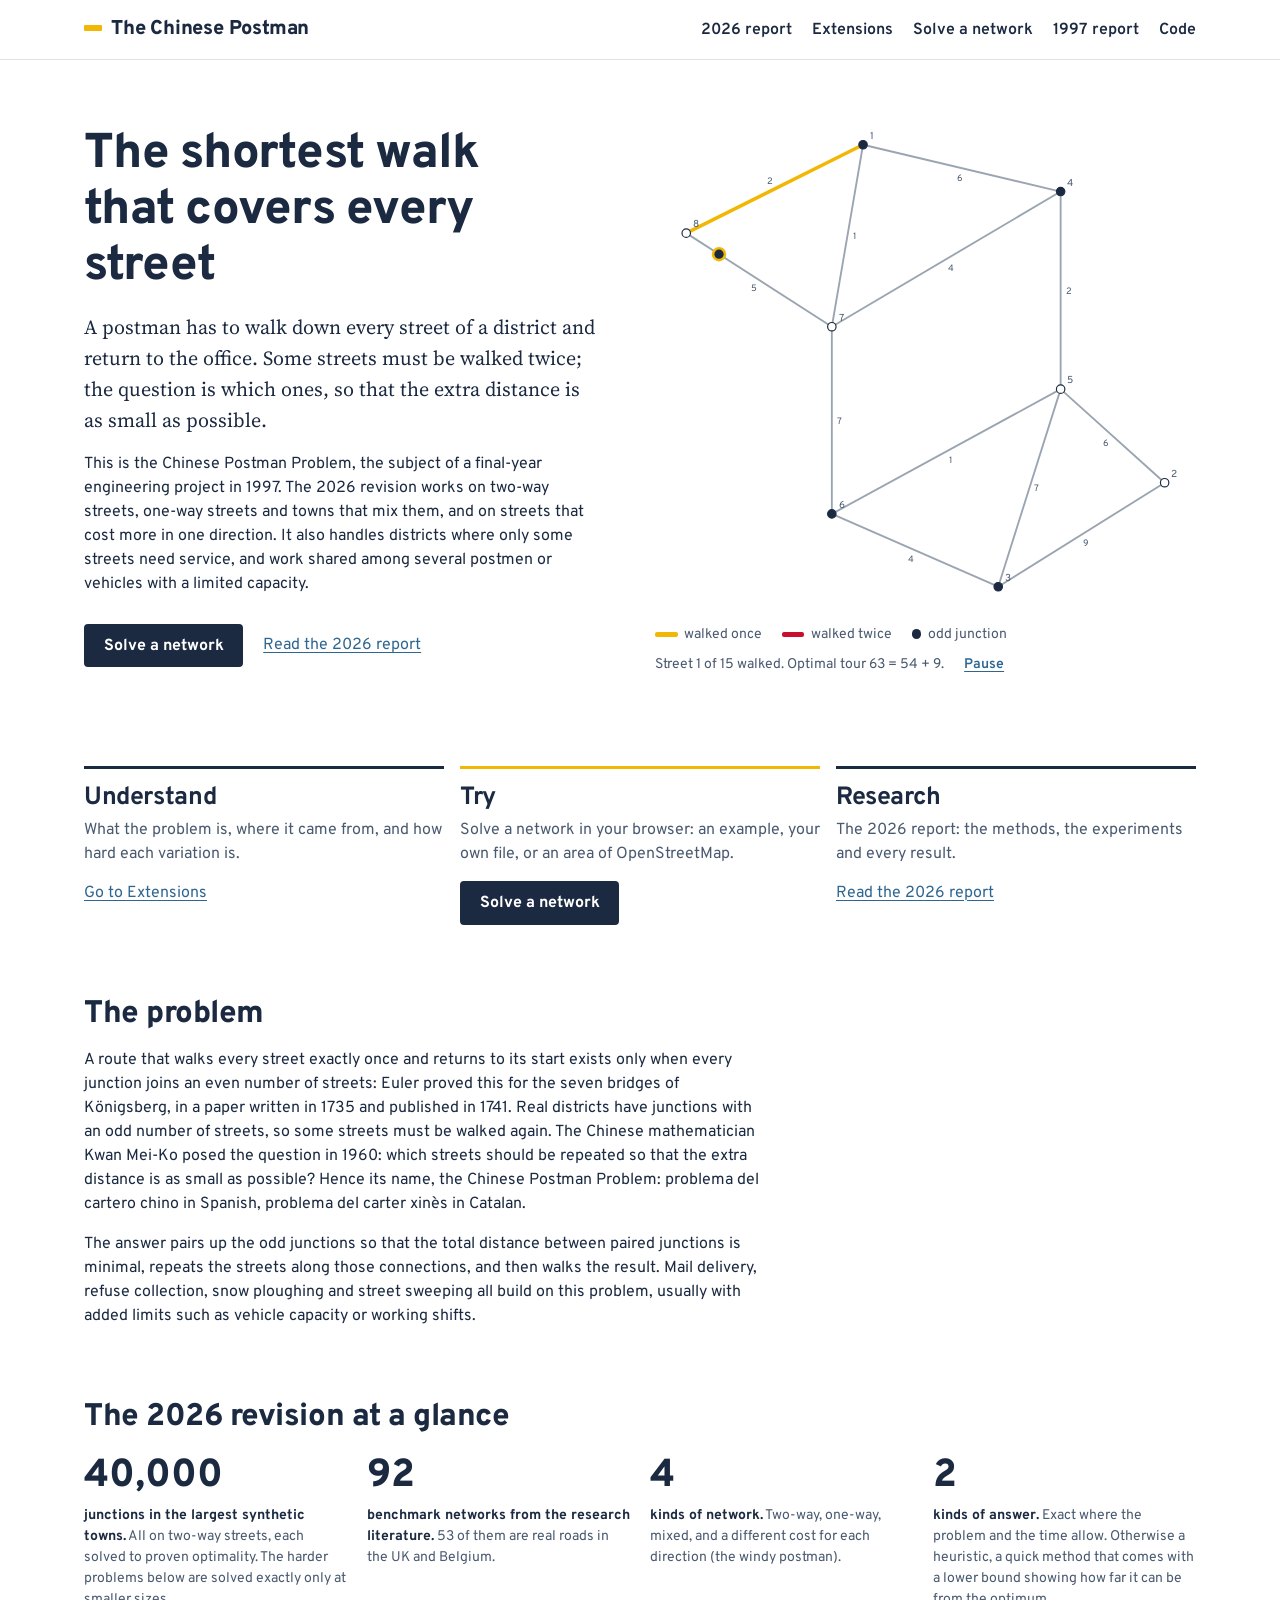
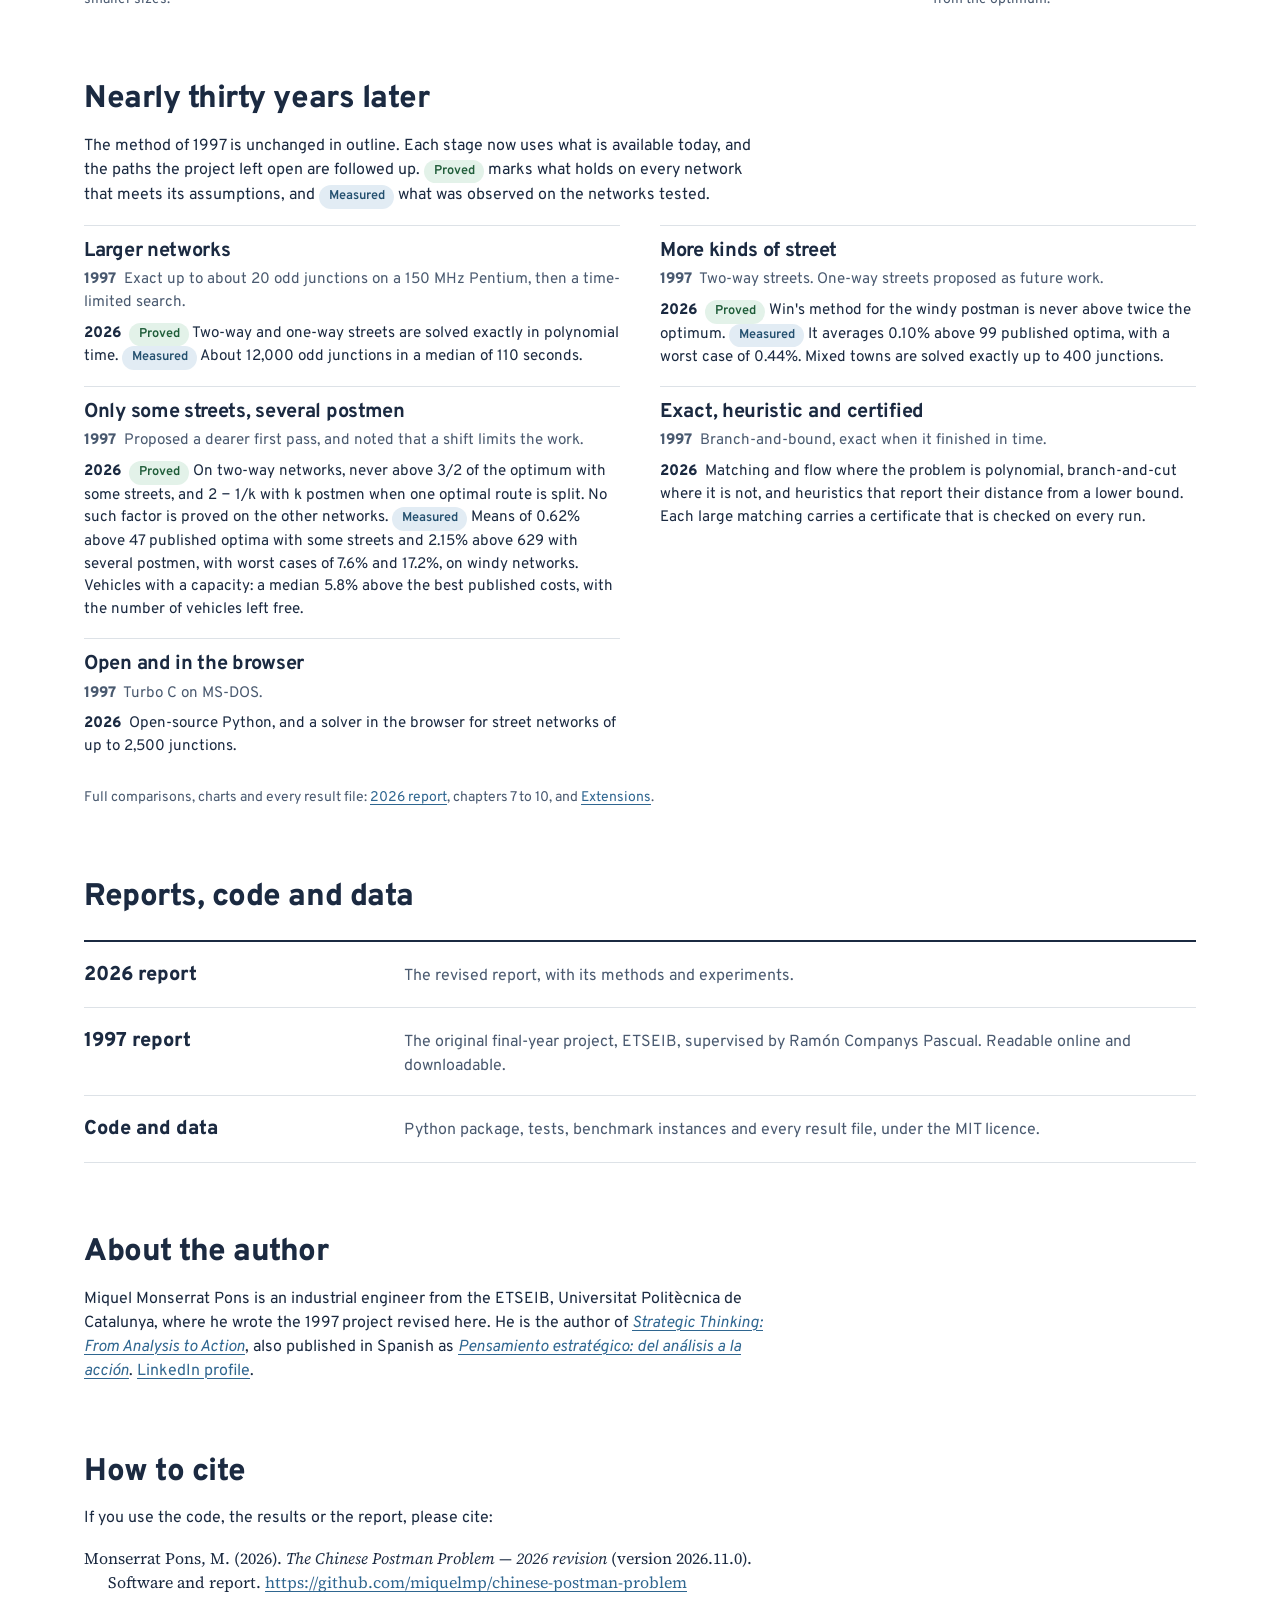
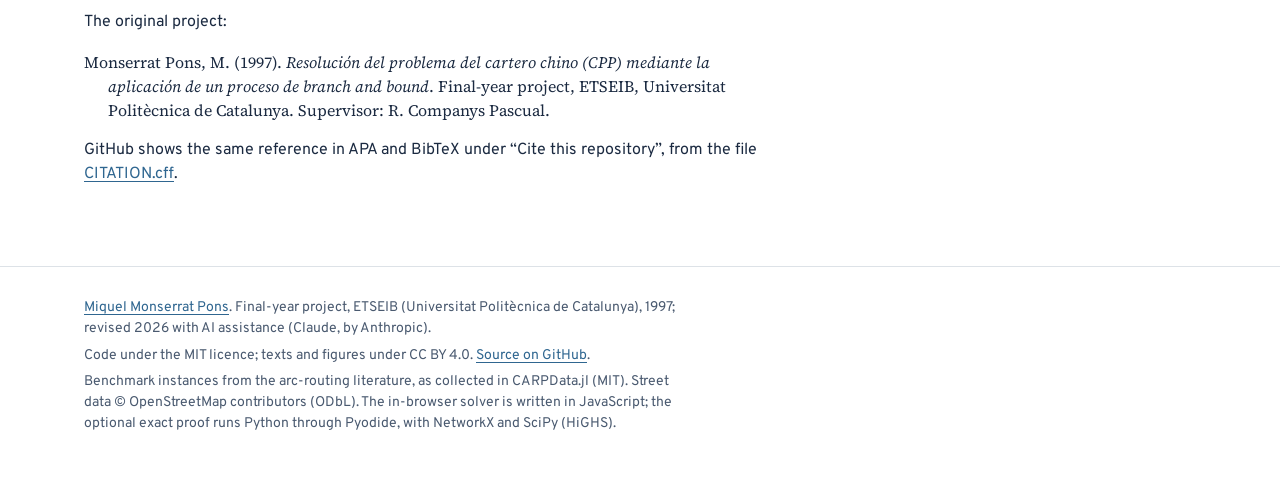
<file: docs/index.html>
<!doctype html>
<html lang="en">
<head>
<meta charset="utf-8">
<meta name="viewport" content="width=device-width, initial-scale=1">
<title>The Chinese Postman Problem, 1997 and 2026 — Miquel Monserrat Pons</title>
<meta name="description" content="A 1997 final-year project on the Chinese Postman Problem, revised in 2026: one-way, mixed and windy networks, partial service, several postmen, both reports, open-source code and a solver that runs in your browser.">
<link rel="preconnect" href="https://fonts.googleapis.com">
<link rel="preconnect" href="https://fonts.gstatic.com" crossorigin>
<link rel="stylesheet" href="https://fonts.googleapis.com/css2?family=Overpass:wght@400;600;700;800&family=Source+Serif+4:ital,opsz,wght@0,8..60,400;0,8..60,600;1,8..60,400&display=swap">
<link rel="stylesheet" href="assets/site.css">
<link rel="icon" href="assets/favicon.svg" type="image/svg+xml">
<link rel="canonical" href="https://miquelmp.github.io/chinese-postman-problem/">
<meta property="og:type" content="website">
<meta property="og:site_name" content="The Chinese Postman">
<meta property="og:title" content="The Chinese Postman Problem, 1997 and 2026 — Miquel Monserrat Pons">
<meta property="og:description" content="A 1997 final-year project on the Chinese Postman Problem, revised in 2026: one-way, mixed and windy networks, partial service, several postmen, both reports, open-source code and a solver that runs in your browser.">
<meta property="og:url" content="https://miquelmp.github.io/chinese-postman-problem/">
<meta property="og:image" content="https://miquelmp.github.io/chinese-postman-problem/assets/og-image.png">
<meta property="og:image:width" content="1200">
<meta property="og:image:height" content="630">
<meta property="og:image:alt" content="A street network shared among three postmen, each route in its own colour">
<meta name="twitter:card" content="summary_large_image">
<meta name="author" content="Miquel Monserrat Pons">
<script type="application/ld+json">{"@context": "https://schema.org", "@graph": [{"@type": "Person", "@id": "https://miquelmp.github.io/chinese-postman-problem/#author", "name": "Miquel Monserrat Pons", "alternateName": ["Miquel Monserrat i Pons", "Miquel Monserrat"], "jobTitle": "Industrial engineer", "url": "https://miquelmp.github.io/chinese-postman-problem/#author", "sameAs": ["https://www.linkedin.com/in/miquelmonserrat/", "https://github.com/miquelmp"], "alumniOf": {"@type": "CollegeOrUniversity", "name": "Escola Tècnica Superior d'Enginyeria Industrial de Barcelona (ETSEIB), Universitat Politècnica de Catalunya"}}, {"@type": "WebSite", "@id": "https://miquelmp.github.io/chinese-postman-problem/#website", "name": "The Chinese Postman Problem, 1997 and 2026", "url": "https://miquelmp.github.io/chinese-postman-problem/", "inLanguage": "en", "author": {"@id": "https://miquelmp.github.io/chinese-postman-problem/#author"}, "publisher": {"@id": "https://miquelmp.github.io/chinese-postman-problem/#author"}}, {"@type": "Thesis", "@id": "https://miquelmp.github.io/chinese-postman-problem/1997/#thesis", "name": "Resolución del problema del cartero chino (CPP) mediante la aplicación de un proceso de branch and bound", "alternateName": "Solving the Chinese Postman Problem by a branch-and-bound process", "inLanguage": "es", "dateCreated": "1997-06", "author": {"@id": "https://miquelmp.github.io/chinese-postman-problem/#author"}, "sourceOrganization": {"@type": "CollegeOrUniversity", "name": "Universitat Politècnica de Catalunya (ETSEIB)"}, "contributor": {"@type": "Person", "name": "Ramón Companys Pascual", "roleName": "Supervisor"}, "url": "https://miquelmp.github.io/chinese-postman-problem/1997/", "about": "Chinese Postman Problem"}, {"@type": "ScholarlyArticle", "@id": "https://miquelmp.github.io/chinese-postman-problem/report/#report", "headline": "The Chinese Postman Problem — 2026 revision", "inLanguage": "en", "datePublished": "2026-11", "author": {"@id": "https://miquelmp.github.io/chinese-postman-problem/#author"}, "isBasedOn": {"@id": "https://miquelmp.github.io/chinese-postman-problem/1997/#thesis"}, "url": "https://miquelmp.github.io/chinese-postman-problem/report/", "about": ["Chinese Postman Problem", "Arc routing", "Rural postman problem"]}, {"@type": "SoftwareSourceCode", "name": "chinese_postman", "codeRepository": "https://github.com/miquelmp/chinese-postman-problem", "programmingLanguage": ["Python", "JavaScript"], "license": "https://opensource.org/licenses/MIT", "author": {"@id": "https://miquelmp.github.io/chinese-postman-problem/#author"}}, {"@type": "Book", "name": "Strategic Thinking: From Analysis to Action", "inLanguage": "en", "author": {"@id": "https://miquelmp.github.io/chinese-postman-problem/#author"}, "url": "https://www.amazon.es/STRATEGIC-THINKING-ANALYSIS-IMPLEMENT-STRATEGIES/dp/B0DJ88K1R6"}, {"@type": "Book", "name": "Pensamiento estratégico: del análisis a la acción", "inLanguage": "es", "author": {"@id": "https://miquelmp.github.io/chinese-postman-problem/#author"}, "url": "https://www.amazon.es/PENSAMIENTO-ESTRAT%C3%89GICO-implementar-estrategias-Dise%C3%B1ando/dp/B0DDWQMTD9/"}]}</script>
</head>
<body>
<header class="site-header"><div class="inner"><a class="brand" href="./">The Chinese Postman</a><nav class="site-nav" aria-label="Main"><a href="report/">2026 report</a><a href="extensions/">Extensions</a><a href="try/">Solve a network</a><a href="1997/">1997 report</a><a href="https://github.com/miquelmp/chinese-postman-problem">Code</a></nav></div></header>
<main class="wrap">

  <div class="hero">
    <div>
      <h1>The shortest walk that covers every street</h1>
      <p class="lede">A postman has to walk down every street of a district and return to the office. Some streets must be walked twice; the question is which ones, so that the extra distance is as small as possible.</p>
      <p>This is the Chinese Postman Problem, the subject of a final-year engineering project in 1997. The 2026 revision works on two-way streets, one-way streets and towns that mix them, and on streets that cost more in one direction. It also handles districts where only some streets need service, and work shared among several postmen or vehicles with a limited capacity.</p>
      <div class="actions">
        <a class="button" href="try/">Solve a network</a>
        <a href="report/">Read the 2026 report</a>
      </div>
    </div>
    <figure class="hero-figure">
      <svg id="hero-net" role="img" aria-label="Animated postman tour of the 1997 example network: 15 streets walked, 3 of them twice"></svg>
      <figcaption>
        <span class="key"><i class="k-route"></i>walked once</span>
        <span class="key"><i class="k-repeat"></i>walked twice</span>
        <span class="key"><i class="k-odd"></i>odd junction</span>
        <span id="hero-progress">The 1997 example: 12 streets, optimal tour 63 = 54 + 9.</span>
        <button class="text-button" id="hero-toggle" type="button">Play</button>
      </figcaption>
    </figure>
  </div>

  <section aria-labelledby="routes-title">
    <h2 id="routes-title" class="visually-hidden">Where to go</h2>
    <ul class="routes-home">
      <li>
        <h3><a href="extensions/">Understand</a></h3>
        <p>What the problem is, where it came from, and how hard each variation is.</p>
        <a href="extensions/">Go to Extensions</a>
      </li>
      <li class="main-route">
        <h3><a href="try/">Try</a></h3>
        <p>Solve a network in your browser: an example, your own file, or an area of OpenStreetMap.</p>
        <a class="button" href="try/">Solve a network</a>
      </li>
      <li>
        <h3><a href="report/">Research</a></h3>
        <p>The 2026 report: the methods, the experiments and every result.</p>
        <a href="report/">Read the 2026 report</a>
      </li>
    </ul>
  </section>

  <section class="prose">
    <h2>The problem</h2>
    <p class="reading-intro">A route that walks every street exactly once and returns to its start exists only when every junction joins an even number of streets: Euler proved this for the seven bridges of Königsberg, in a paper written in 1735 and published in 1741. Real districts have junctions with an odd number of streets, so some streets must be walked again. The Chinese mathematician Kwan Mei-Ko posed the question in 1960: which streets should be repeated so that the extra distance is as small as possible? Hence its name, the Chinese Postman Problem: <span lang="es">problema del cartero chino</span> in Spanish, <span lang="ca">problema del carter xinès</span> in Catalan.</p>
    <p>The answer pairs up the odd junctions so that the total distance between paired junctions is minimal, repeats the streets along those connections, and then walks the result. Mail delivery, refuse collection, snow ploughing and street sweeping all build on this problem, usually with added limits such as vehicle capacity or working shifts.</p>
  </section>

  <section aria-labelledby="glance-title">
    <h2 id="glance-title">The 2026 revision at a glance</h2>
    <dl class="figures">
      <div><dt>40,000</dt><dd><strong>junctions in the largest synthetic towns.</strong> All on two-way streets, each solved to proven optimality. The harder problems below are solved exactly only at smaller sizes.</dd></div>
      <div><dt>92</dt><dd><strong>benchmark networks from the research literature.</strong> 53 of them are real roads in the UK and Belgium.</dd></div>
      <div><dt>4</dt><dd><strong>kinds of network.</strong> Two-way, one-way, mixed, and a different cost for each direction (the windy postman).</dd></div>
      <div><dt>2</dt><dd><strong>kinds of answer.</strong> Exact where the problem and the time allow. Otherwise a heuristic, a quick method that comes with a lower bound showing how far it can be from the optimum.</dd></div>
    </dl>
  </section>

  <section aria-labelledby="then-title">
    <h2 id="then-title">Nearly thirty years later</h2>
    <div class="prose">
      <p>The method of 1997 is unchanged in outline. Each stage now uses what is available today, and the paths the project left open are followed up. <span class="chip easy">Proved</span> marks what holds on every network that meets its assumptions, and <span class="chip method">Measured</span> what was observed on the networks tested.</p>
    </div>
    <div class="advances">
      <article>
        <h3>Larger networks</h3>
        <p class="then"><b>1997</b> Exact up to about 20 odd junctions on a 150 MHz Pentium, then a time-limited search.</p>
        <p class="now"><b>2026</b> <span class="chip easy">Proved</span> Two-way and one-way streets are solved exactly in polynomial time. <span class="chip method">Measured</span> About 12,000 odd junctions in a median of 110 seconds.</p>
      </article>
      <article>
        <h3>More kinds of street</h3>
        <p class="then"><b>1997</b> Two-way streets. One-way streets proposed as future work.</p>
        <p class="now"><b>2026</b> <span class="chip easy">Proved</span> Win's method for the windy postman is never above twice the optimum. <span class="chip method">Measured</span> It averages 0.10% above 99 published optima, with a worst case of 0.44%. Mixed towns are solved exactly up to 400 junctions.</p>
      </article>
      <article>
        <h3>Only some streets, several postmen</h3>
        <p class="then"><b>1997</b> Proposed a dearer first pass, and noted that a shift limits the work.</p>
        <p class="now"><b>2026</b> <span class="chip easy">Proved</span> On two-way networks, never above 3/2 of the optimum with some streets, and 2 − 1/k with k postmen when one optimal route is split. No such factor is proved on the other networks. <span class="chip method">Measured</span> Means of 0.62% above 47 published optima with some streets and 2.15% above 629 with several postmen, with worst cases of 7.6% and 17.2%, on windy networks. Vehicles with a capacity: a median 5.8% above the best published costs, with the number of vehicles left free.</p>
      </article>
      <article>
        <h3>Exact, heuristic and certified</h3>
        <p class="then"><b>1997</b> Branch-and-bound, exact when it finished in time.</p>
        <p class="now"><b>2026</b> Matching and flow where the problem is polynomial, branch-and-cut where it is not, and heuristics that report their distance from a lower bound. Each large matching carries a certificate that is checked on every run.</p>
      </article>
      <article>
        <h3>Open and in the browser</h3>
        <p class="then"><b>1997</b> Turbo C on MS-DOS.</p>
        <p class="now"><b>2026</b> Open-source Python, and a solver in the browser for street networks of up to 2,500 junctions.</p>
      </article>
    </div>
    <p class="table-note after-advances">Full comparisons, charts and every result file: <a href="report/">2026 report</a>, chapters 7 to 10, and <a href="extensions/">Extensions</a>.</p>
  </section>

  <section>
    <h2>Reports, code and data</h2>
    <ul class="signposts">
      <li><a href="report/">2026 report</a><p>The revised report, with its methods and experiments.</p></li>
      <li><a href="1997/">1997 report</a><p>The original final-year project, ETSEIB, supervised by Ramón Companys Pascual. Readable online and downloadable.</p></li>
      <li><a href="https://github.com/miquelmp/chinese-postman-problem">Code and data</a><p>Python package, tests, benchmark instances and every result file, under the MIT licence.</p></li>
    </ul>
  </section>
  <section class="prose" id="author">
    <h2>About the author</h2>
    <p>Miquel Monserrat Pons is an industrial engineer from the ETSEIB, Universitat Politècnica de Catalunya, where he wrote the 1997 project revised here. He is the author of <a href="https://www.amazon.es/STRATEGIC-THINKING-ANALYSIS-IMPLEMENT-STRATEGIES/dp/B0DJ88K1R6"><em>Strategic Thinking: From Analysis to Action</em></a>, also published in Spanish as <a href="https://www.amazon.es/PENSAMIENTO-ESTRAT%C3%89GICO-implementar-estrategias-Dise%C3%B1ando/dp/B0DDWQMTD9/"><em>Pensamiento estratégico: del análisis a la acción</em></a>. <a href="https://www.linkedin.com/in/miquelmonserrat/">LinkedIn profile</a>.</p>
  </section>
  <section class="prose" id="cite">
    <h2>How to cite</h2>
    <p>If you use the code, the results or the report, please cite:</p>
    <p class="citation">Monserrat Pons, M. (2026). <em>The Chinese Postman Problem — 2026 revision</em> (version 2026.11.0). Software and report. <a href="https://github.com/miquelmp/chinese-postman-problem">https://github.com/miquelmp/chinese-postman-problem</a></p>
    <p>The original project:</p>
    <p class="citation">Monserrat Pons, M. (1997). <em>Resolución del problema del cartero chino (CPP) mediante la aplicación de un proceso de branch and bound</em>. Final-year project, ETSEIB, Universitat Politècnica de Catalunya. Supervisor: R. Companys Pascual.</p>
    <p>GitHub shows the same reference in APA and BibTeX under “Cite this repository”, from the file <a href="https://github.com/miquelmp/chinese-postman-problem/blob/main/CITATION.cff">CITATION.cff</a>.</p>
  </section>
</main>
<footer class="site-footer"><div class="inner"><p><a href="https://www.linkedin.com/in/miquelmonserrat/" rel="author">Miquel Monserrat Pons</a>. Final-year project, ETSEIB (Universitat Politècnica de Catalunya), 1997; revised 2026 with AI assistance (Claude, by Anthropic).</p><p>Code under the MIT licence; texts and figures under CC BY 4.0. <a href="https://github.com/miquelmp/chinese-postman-problem">Source on GitHub</a>.</p><p>Benchmark instances from the arc-routing literature, as collected in CARPData.jl (MIT). Street data © OpenStreetMap contributors (ODbL). The in-browser solver is written in JavaScript; the optional exact proof runs Python through Pyodide, with NetworkX and SciPy (HiGHS).</p></div></footer>
<script src="assets/net.js"></script>
<script>
(function () {
  const inst = {"name": "1997 worked example (park maintenance network)", "nodes": [{"id": 0, "x": 0.42, "y": 0.95, "label": "1"}, {"id": 1, "x": 0.08, "y": 0.78, "label": "8"}, {"id": 2, "x": 0.8, "y": 0.86, "label": "4"}, {"id": 3, "x": 0.36, "y": 0.6, "label": "7"}, {"id": 4, "x": 0.8, "y": 0.48, "label": "5"}, {"id": 5, "x": 1.0, "y": 0.3, "label": "2"}, {"id": 6, "x": 0.36, "y": 0.24, "label": "6"}, {"id": 7, "x": 0.68, "y": 0.1, "label": "3"}], "links": [{"u": 0, "v": 1, "w": 2, "oneway": false}, {"u": 0, "v": 3, "w": 1, "oneway": false}, {"u": 1, "v": 3, "w": 5, "oneway": false}, {"u": 0, "v": 2, "w": 6, "oneway": false}, {"u": 3, "v": 2, "w": 4, "oneway": false}, {"u": 3, "v": 6, "w": 7, "oneway": false}, {"u": 2, "v": 4, "w": 2, "oneway": false}, {"u": 6, "v": 4, "w": 1, "oneway": false}, {"u": 6, "v": 7, "w": 4, "oneway": false}, {"u": 7, "v": 4, "w": 7, "oneway": false}, {"u": 4, "v": 5, "w": 6, "oneway": false}, {"u": 7, "v": 5, "w": 9, "oneway": false}], "units": "", "note": "From chapter 3 of both reports; the optimum is 63 = 54 + 9."};
  const res = {"circuit": [0, 1, 3, 0, 3, 2, 3, 6, 4, 7, 6, 7, 5, 4, 2, 0]};
  const svg = document.getElementById("hero-net");
  const view = Postman.draw(svg, inst, { labels: true, weights: true, odd: true, width: 640 });
  view.setResult(res);
  view.setSpeed(0.8);
  const btn = document.getElementById("hero-toggle"), prog = document.getElementById("hero-progress");
  const reduce = window.matchMedia("(prefers-reduced-motion: reduce)").matches;
  view.onProgress((i, n) => {
    if (i > 0) prog.textContent = `Street ${i} of ${n} walked. Optimal tour 63 = 54 + 9.`;
  });
  view.onEnd(() => { btn.textContent = "Replay"; });
  btn.addEventListener("click", () => {
    if (view.isPlaying()) { view.pause(); btn.textContent = "Play"; }
    else { view.play(); btn.textContent = "Pause"; }
  });
  if (reduce) view.finish();
  else { view.play(); btn.textContent = "Pause"; }
})();
</script>
</body>
</html>
</file>
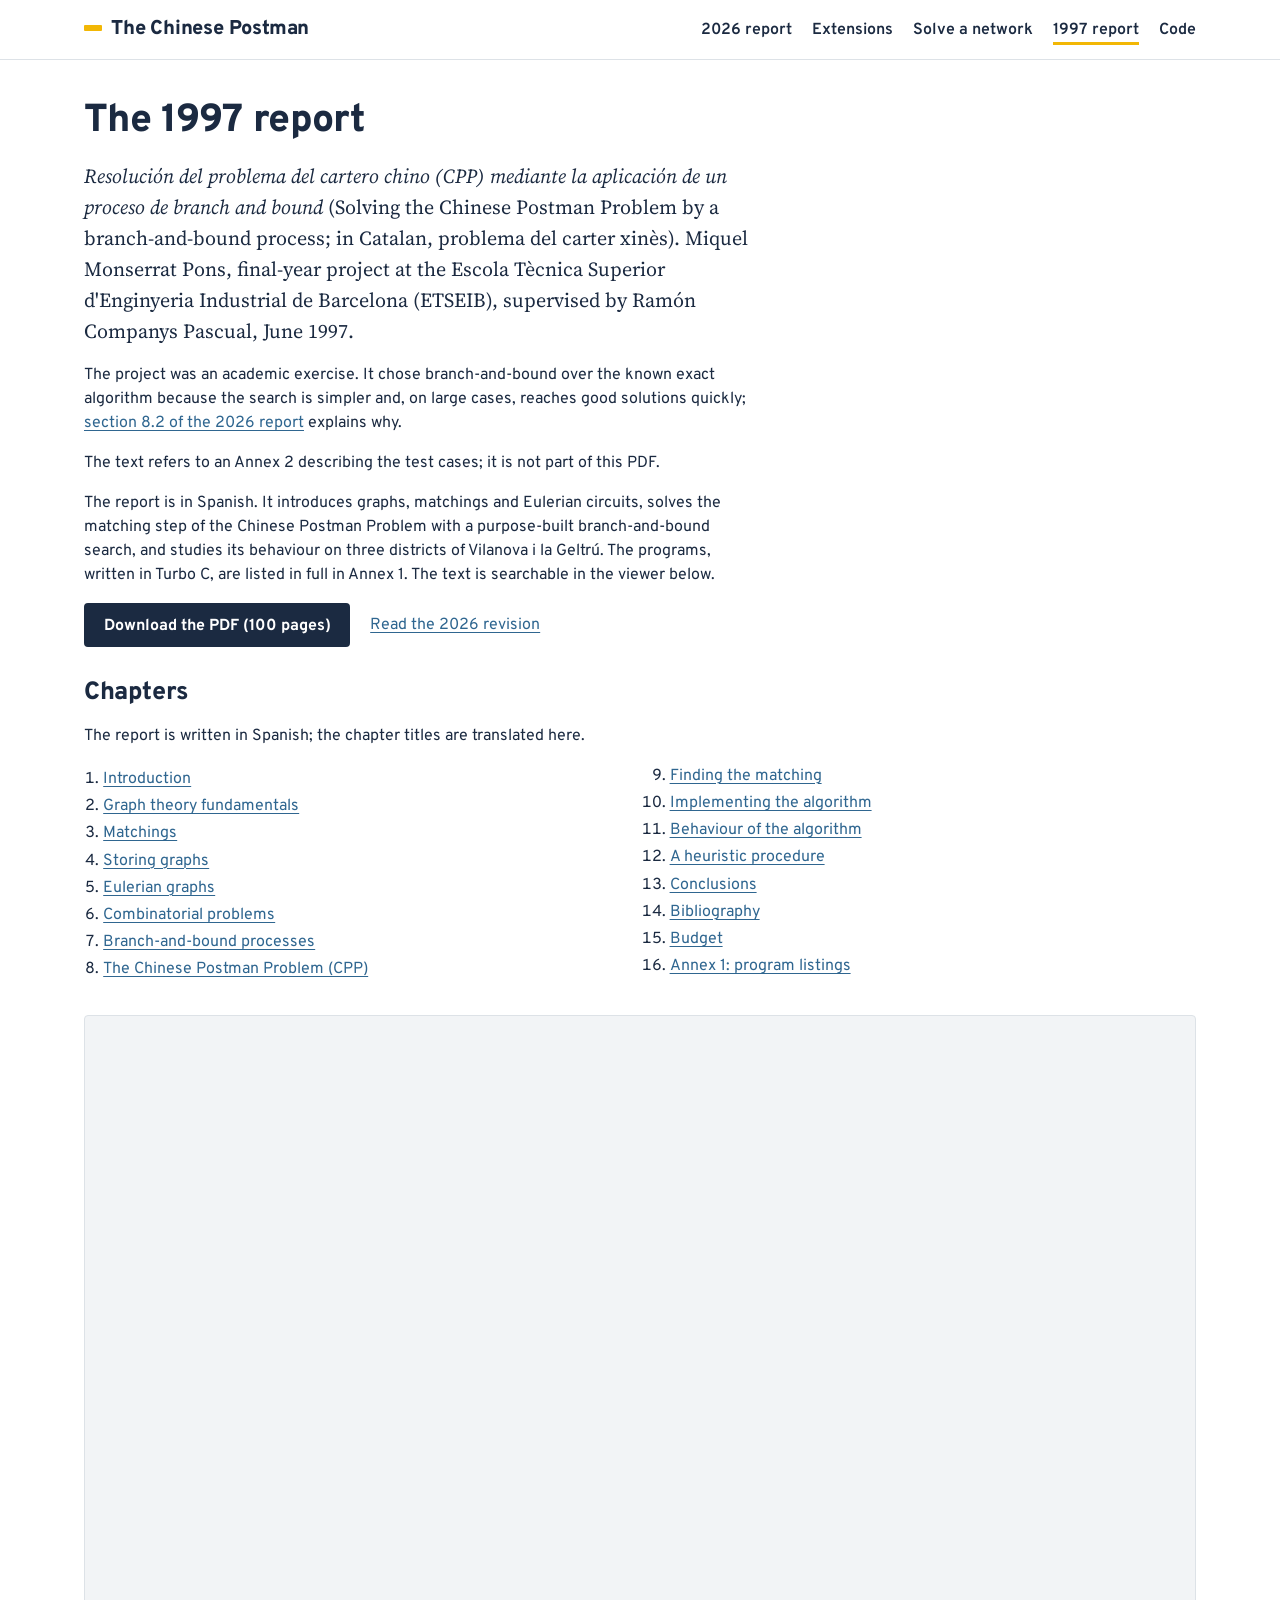
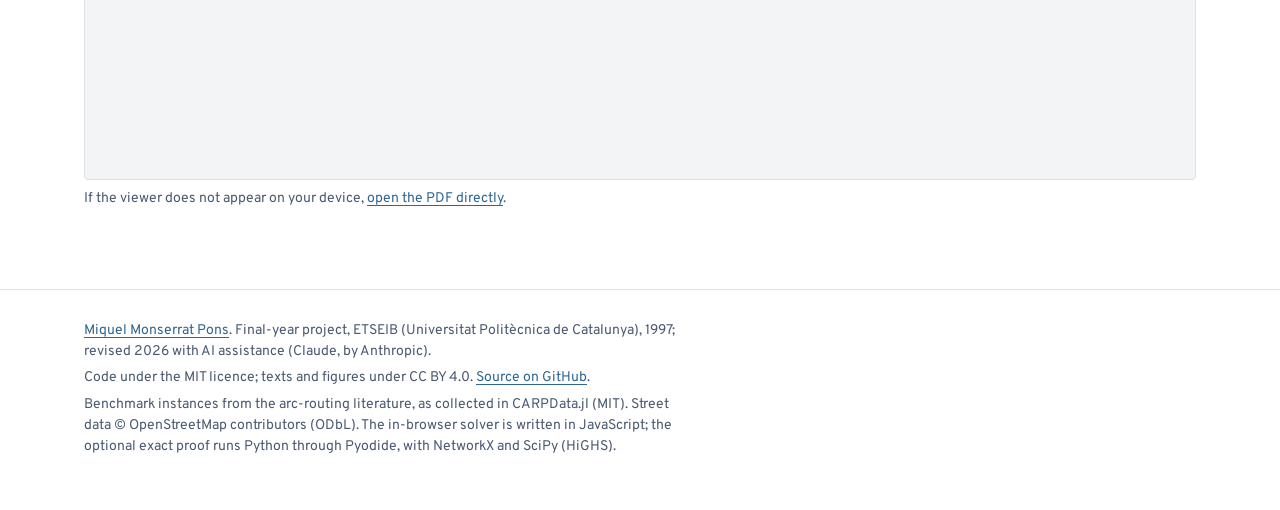
<file: docs/1997/index.html>
<!doctype html>
<html lang="en">
<head>
<meta charset="utf-8">
<meta name="viewport" content="width=device-width, initial-scale=1">
<title>1997 report: problema del cartero chino — Miquel Monserrat Pons</title>
<meta name="description" content="Resolución del problema del cartero chino (CPP) mediante la aplicación de un proceso de branch and bound. Final-year project, ETSEIB, 1997.">
<link rel="preconnect" href="https://fonts.googleapis.com">
<link rel="preconnect" href="https://fonts.gstatic.com" crossorigin>
<link rel="stylesheet" href="https://fonts.googleapis.com/css2?family=Overpass:wght@400;600;700;800&family=Source+Serif+4:ital,opsz,wght@0,8..60,400;0,8..60,600;1,8..60,400&display=swap">
<link rel="stylesheet" href="../assets/site.css">
<link rel="icon" href="../assets/favicon.svg" type="image/svg+xml">
<link rel="canonical" href="https://miquelmp.github.io/chinese-postman-problem/1997/">
<meta property="og:type" content="website">
<meta property="og:site_name" content="The Chinese Postman">
<meta property="og:title" content="1997 report: problema del cartero chino — Miquel Monserrat Pons">
<meta property="og:description" content="Resolución del problema del cartero chino (CPP) mediante la aplicación de un proceso de branch and bound. Final-year project, ETSEIB, 1997.">
<meta property="og:url" content="https://miquelmp.github.io/chinese-postman-problem/1997/">
<meta property="og:image" content="https://miquelmp.github.io/chinese-postman-problem/assets/og-image.png">
<meta property="og:image:width" content="1200">
<meta property="og:image:height" content="630">
<meta property="og:image:alt" content="A street network shared among three postmen, each route in its own colour">
<meta name="twitter:card" content="summary_large_image">
<meta name="author" content="Miquel Monserrat Pons">
<script type="application/ld+json">{"@context": "https://schema.org", "@graph": [{"@type": "Person", "@id": "https://miquelmp.github.io/chinese-postman-problem/#author", "name": "Miquel Monserrat Pons", "alternateName": ["Miquel Monserrat i Pons", "Miquel Monserrat"], "jobTitle": "Industrial engineer", "url": "https://miquelmp.github.io/chinese-postman-problem/#author", "sameAs": ["https://www.linkedin.com/in/miquelmonserrat/", "https://github.com/miquelmp"], "alumniOf": {"@type": "CollegeOrUniversity", "name": "Escola Tècnica Superior d'Enginyeria Industrial de Barcelona (ETSEIB), Universitat Politècnica de Catalunya"}}, {"@type": "WebSite", "@id": "https://miquelmp.github.io/chinese-postman-problem/#website", "name": "The Chinese Postman Problem, 1997 and 2026", "url": "https://miquelmp.github.io/chinese-postman-problem/", "inLanguage": "en", "author": {"@id": "https://miquelmp.github.io/chinese-postman-problem/#author"}, "publisher": {"@id": "https://miquelmp.github.io/chinese-postman-problem/#author"}}, {"@type": "Thesis", "@id": "https://miquelmp.github.io/chinese-postman-problem/1997/#thesis", "name": "Resolución del problema del cartero chino (CPP) mediante la aplicación de un proceso de branch and bound", "alternateName": "Solving the Chinese Postman Problem by a branch-and-bound process", "inLanguage": "es", "dateCreated": "1997-06", "author": {"@id": "https://miquelmp.github.io/chinese-postman-problem/#author"}, "sourceOrganization": {"@type": "CollegeOrUniversity", "name": "Universitat Politècnica de Catalunya (ETSEIB)"}, "contributor": {"@type": "Person", "name": "Ramón Companys Pascual", "roleName": "Supervisor"}, "url": "https://miquelmp.github.io/chinese-postman-problem/1997/", "about": "Chinese Postman Problem"}]}</script>
</head>
<body>
<header class="site-header"><div class="inner"><a class="brand" href="../">The Chinese Postman</a><nav class="site-nav" aria-label="Main"><a href="../report/">2026 report</a><a href="../extensions/">Extensions</a><a href="../try/">Solve a network</a><a href="../1997/" aria-current="page">1997 report</a><a href="https://github.com/miquelmp/chinese-postman-problem">Code</a></nav></div></header>
<main class="wrap">
  <div class="prose" style="margin-top:2.5rem">
    <h1 style="font-size:var(--step-4)">The 1997 report</h1>
    <p class="lede"><em>Resolución del problema del cartero chino (CPP) mediante la aplicación de un proceso de branch and bound</em> (Solving the Chinese Postman Problem by a branch-and-bound process; in Catalan, <span lang="ca">problema del carter xinès</span>). Miquel Monserrat Pons, final-year project at the Escola Tècnica Superior d'Enginyeria Industrial de Barcelona (ETSEIB), supervised by Ramón Companys Pascual, June 1997.</p>
    <p>The project was an academic exercise. It chose branch-and-bound over the known exact algorithm because the search is simpler and, on large cases, reaches good solutions quickly; <a href="../report/#82-the-1997-branch-and-bound">section 8.2 of the 2026 report</a> explains why.</p>
    <p>The text refers to an Annex 2 describing the test cases; it is not part of this PDF.</p>
    <p>The report is in Spanish. It introduces graphs, matchings and Eulerian circuits, solves the matching step of the Chinese Postman Problem with a purpose-built branch-and-bound search, and studies its behaviour on three districts of Vilanova i la Geltrú. The programs, written in Turbo C, are listed in full in Annex 1. The text is searchable in the viewer below.</p>
    <div class="download-row">
      <a class="button" href="monserrat-1997-chinese-postman.pdf" download>Download the PDF (100 pages)</a>
      <a href="../report/">Read the 2026 revision</a>
    </div>
  </div>

  <section style="margin-top:2rem">
    <h2 style="font-size:var(--step-2)">Chapters</h2>
    <p>The report is written in Spanish; the chapter titles are translated here.</p>
    <ol class="chapters">
      <li><a href="monserrat-1997-chinese-postman.pdf#page=5" target="pdf">Introduction</a></li>
      <li><a href="monserrat-1997-chinese-postman.pdf#page=6" target="pdf">Graph theory fundamentals</a></li>
      <li><a href="monserrat-1997-chinese-postman.pdf#page=10" target="pdf">Matchings</a></li>
      <li><a href="monserrat-1997-chinese-postman.pdf#page=19" target="pdf">Storing graphs</a></li>
      <li><a href="monserrat-1997-chinese-postman.pdf#page=21" target="pdf">Eulerian graphs</a></li>
      <li><a href="monserrat-1997-chinese-postman.pdf#page=25" target="pdf">Combinatorial problems</a></li>
      <li><a href="monserrat-1997-chinese-postman.pdf#page=28" target="pdf">Branch-and-bound processes</a></li>
      <li><a href="monserrat-1997-chinese-postman.pdf#page=33" target="pdf">The Chinese Postman Problem (CPP)</a></li>
      <li><a href="monserrat-1997-chinese-postman.pdf#page=38" target="pdf">Finding the matching</a></li>
      <li><a href="monserrat-1997-chinese-postman.pdf#page=48" target="pdf">Implementing the algorithm</a></li>
      <li><a href="monserrat-1997-chinese-postman.pdf#page=59" target="pdf">Behaviour of the algorithm</a></li>
      <li><a href="monserrat-1997-chinese-postman.pdf#page=62" target="pdf">A heuristic procedure</a></li>
      <li><a href="monserrat-1997-chinese-postman.pdf#page=64" target="pdf">Conclusions</a></li>
      <li><a href="monserrat-1997-chinese-postman.pdf#page=66" target="pdf">Bibliography</a></li>
      <li><a href="monserrat-1997-chinese-postman.pdf#page=67" target="pdf">Budget</a></li>
      <li><a href="monserrat-1997-chinese-postman.pdf#page=68" target="pdf">Annex 1: program listings</a></li>
    </ol>
  </section>

  <section style="margin-top:2rem">
    <iframe class="pdf-frame" name="pdf" src="monserrat-1997-chinese-postman.pdf#view=FitH" title="1997 report, PDF viewer"></iframe>
    <p style="font-size:var(--step--1);color:var(--ink-soft)">If the viewer does not appear on your device, <a href="monserrat-1997-chinese-postman.pdf">open the PDF directly</a>.</p>
  </section>
</main>
<footer class="site-footer"><div class="inner"><p><a href="https://www.linkedin.com/in/miquelmonserrat/" rel="author">Miquel Monserrat Pons</a>. Final-year project, ETSEIB (Universitat Politècnica de Catalunya), 1997; revised 2026 with AI assistance (Claude, by Anthropic).</p><p>Code under the MIT licence; texts and figures under CC BY 4.0. <a href="https://github.com/miquelmp/chinese-postman-problem">Source on GitHub</a>.</p><p>Benchmark instances from the arc-routing literature, as collected in CARPData.jl (MIT). Street data © OpenStreetMap contributors (ODbL). The in-browser solver is written in JavaScript; the optional exact proof runs Python through Pyodide, with NetworkX and SciPy (HiGHS).</p></div></footer>
</body>
</html>
</file>
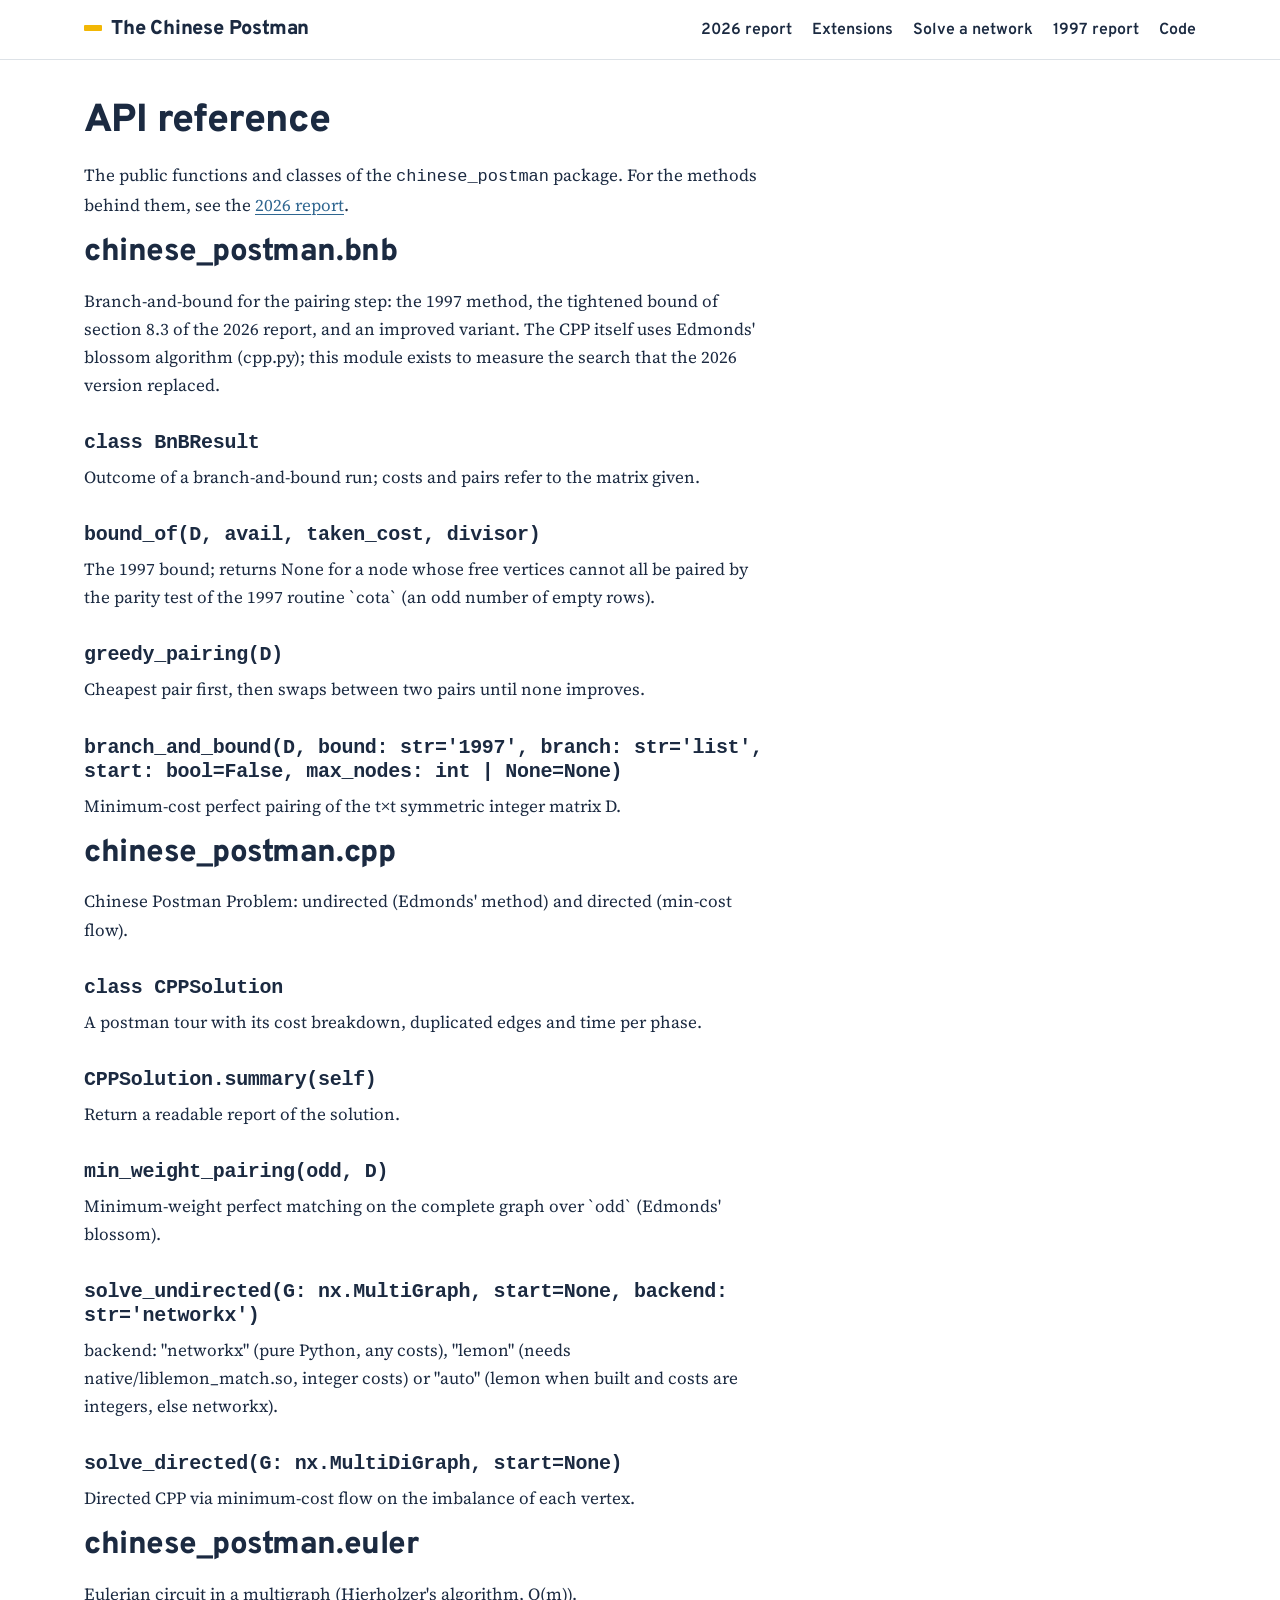
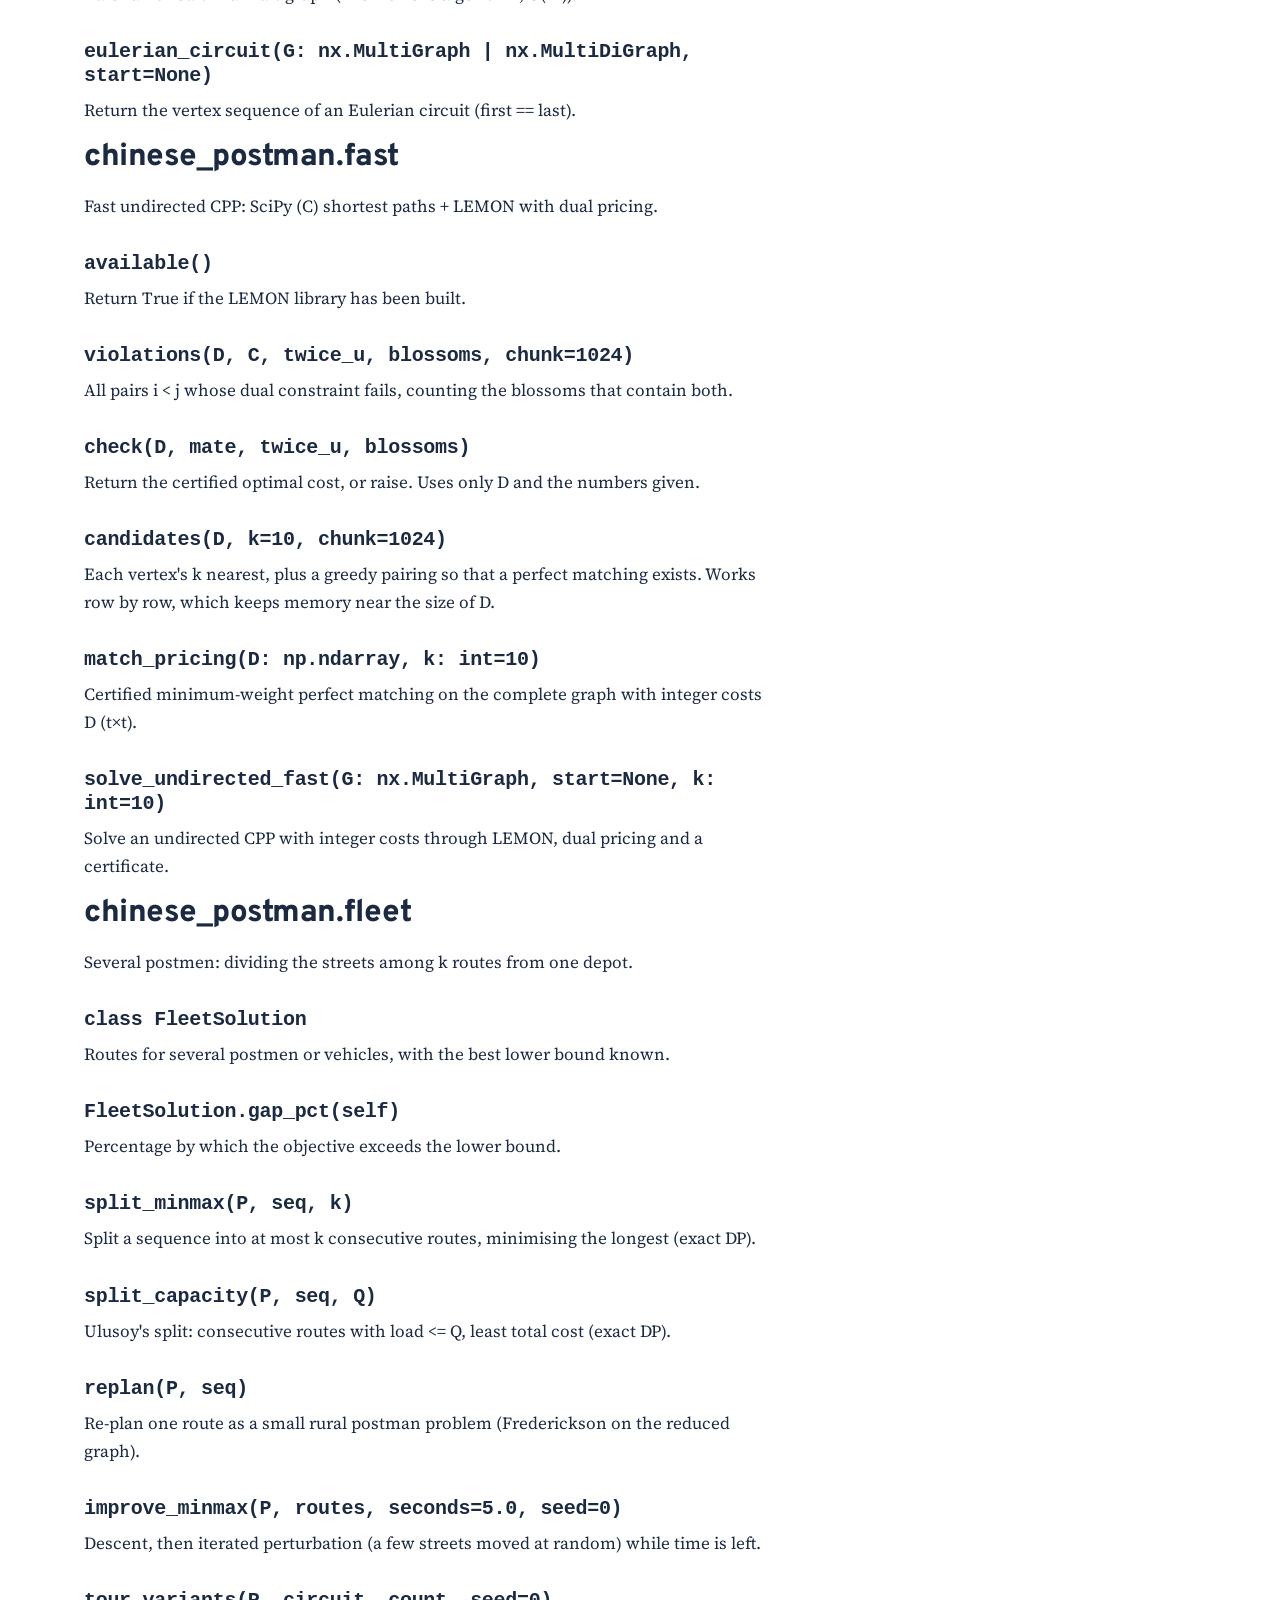
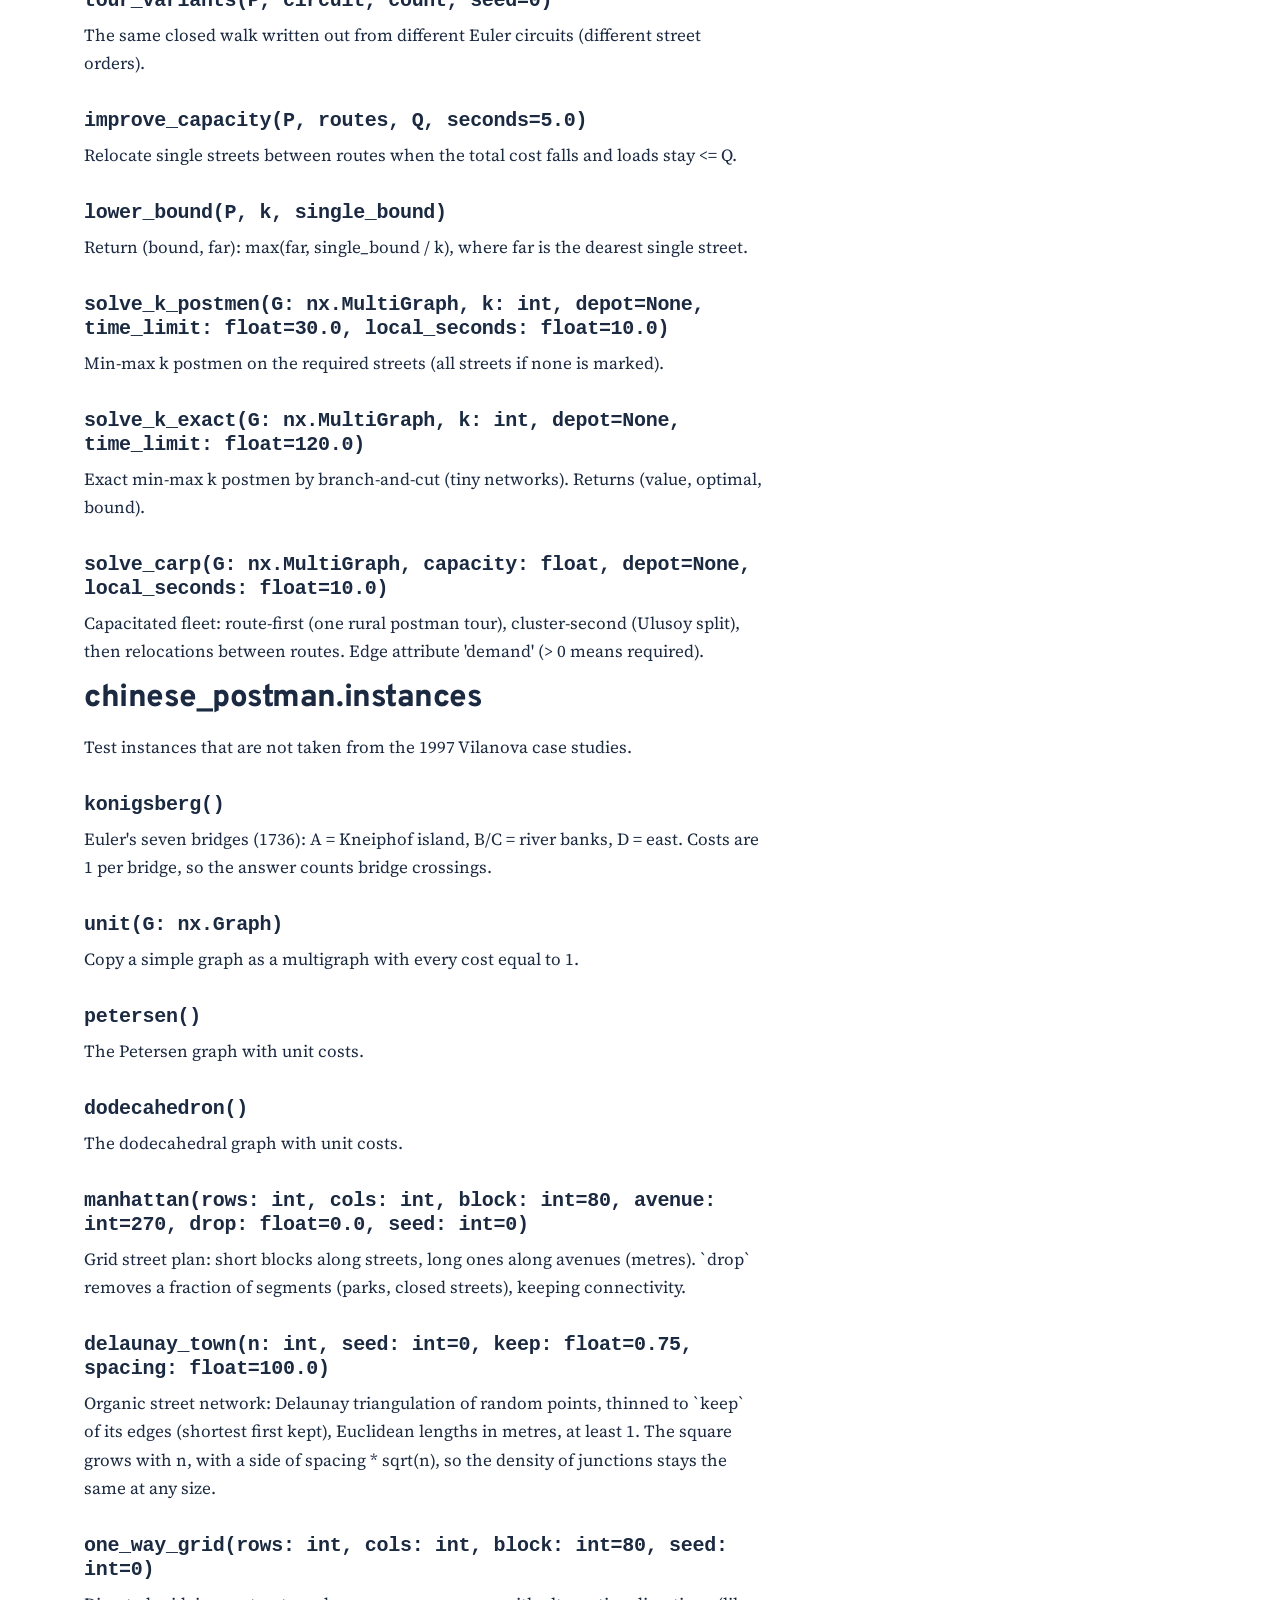
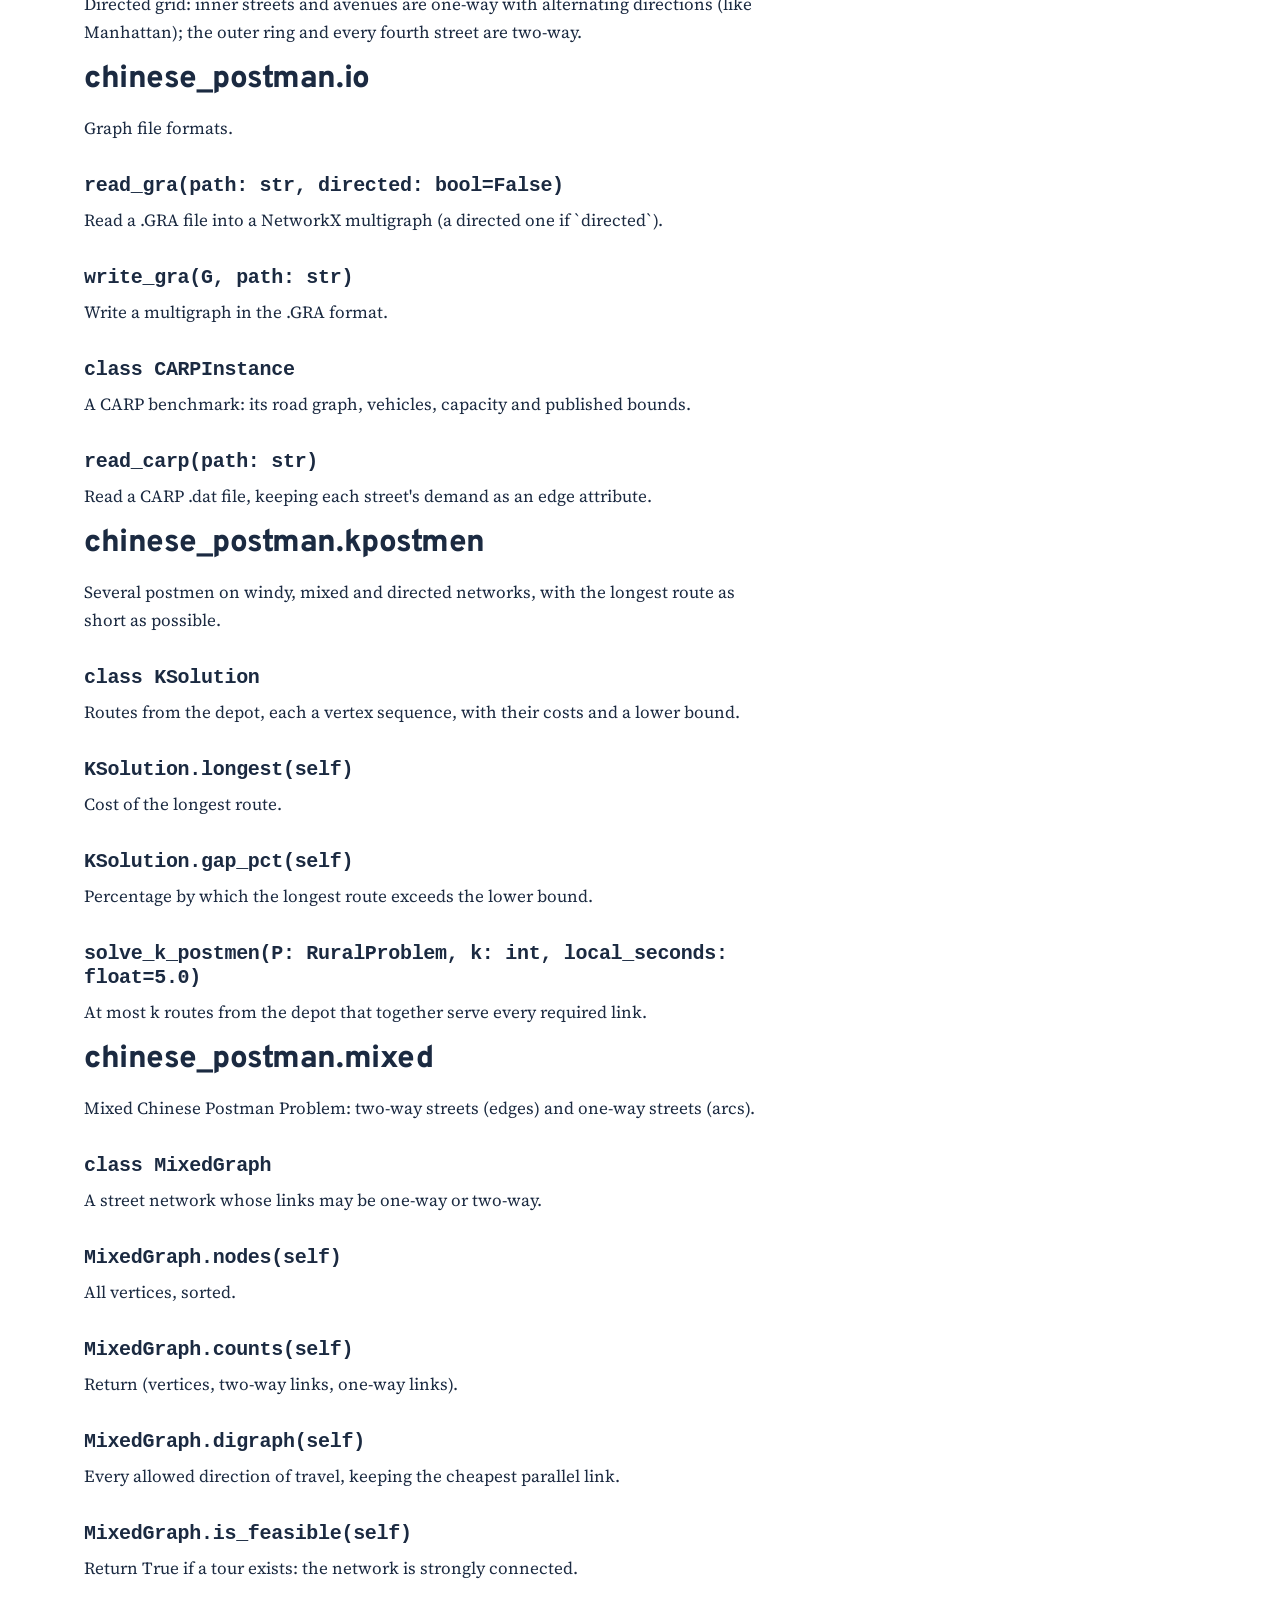
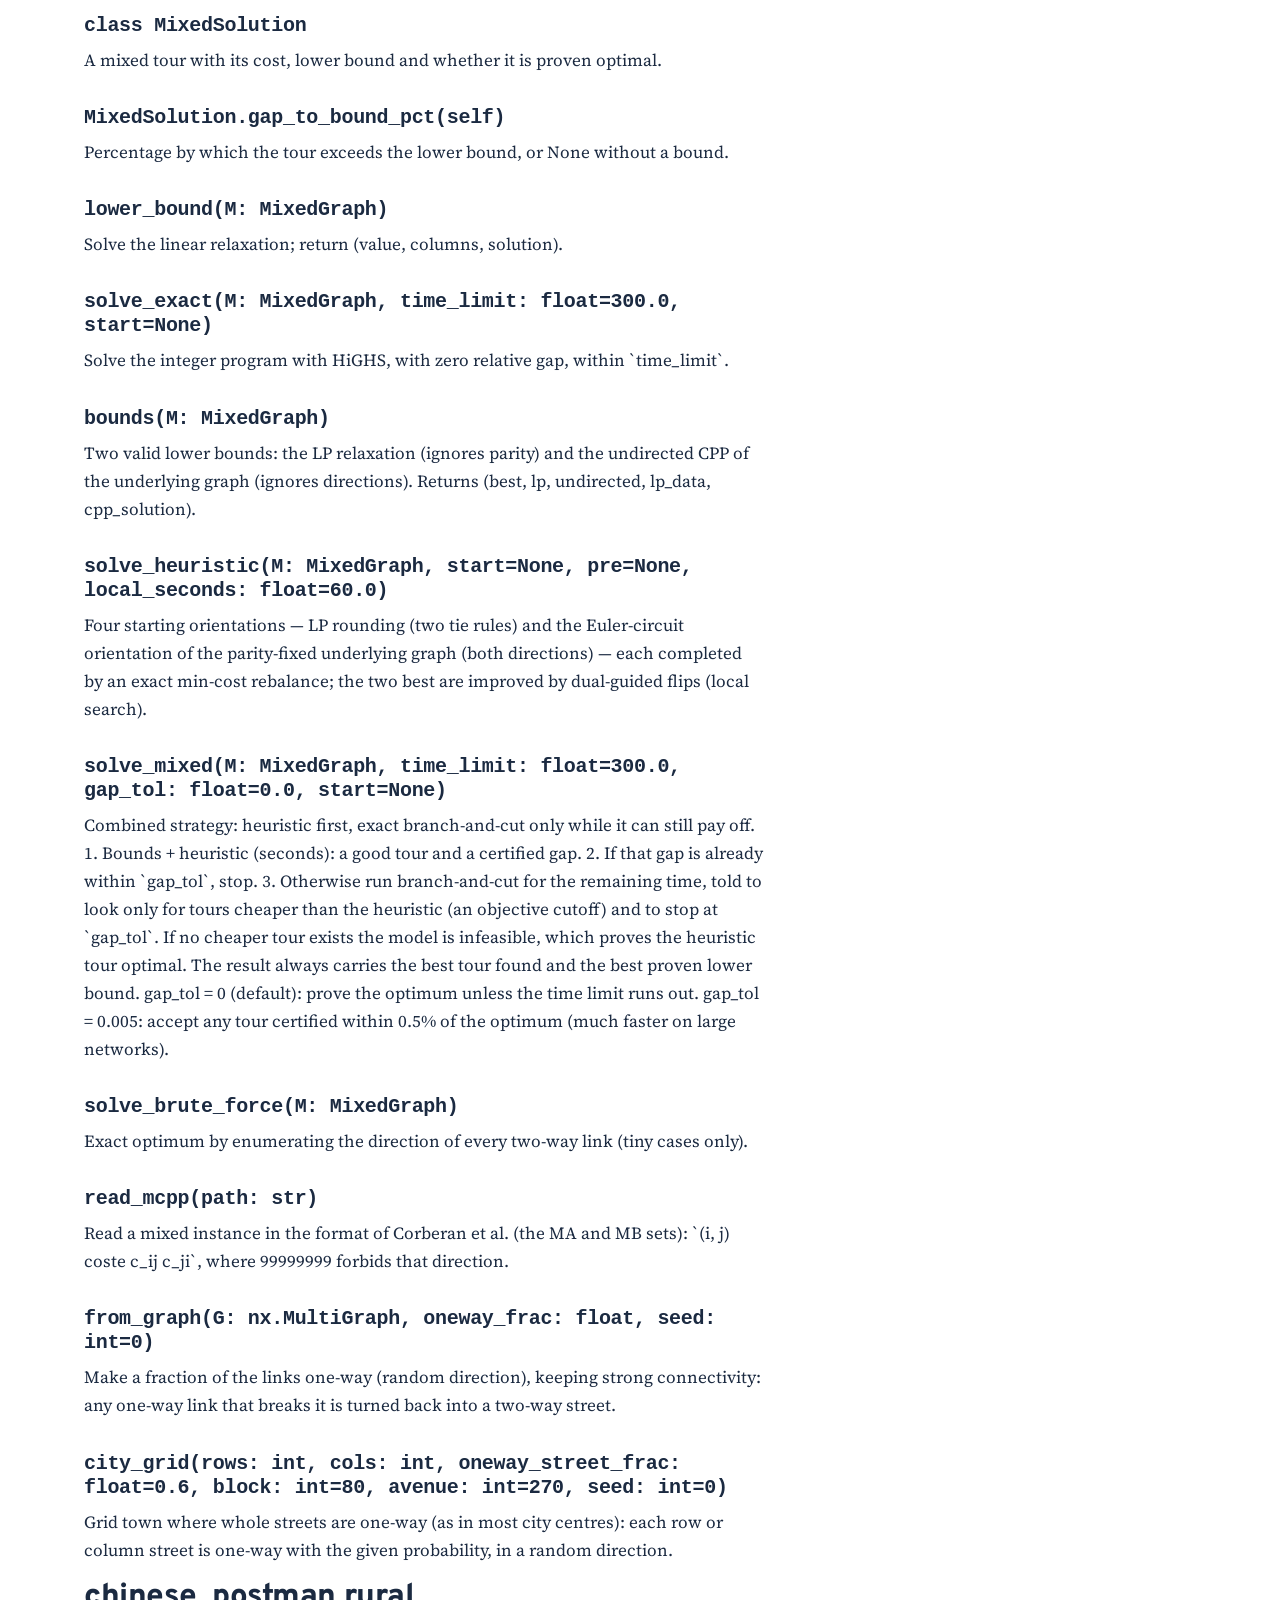
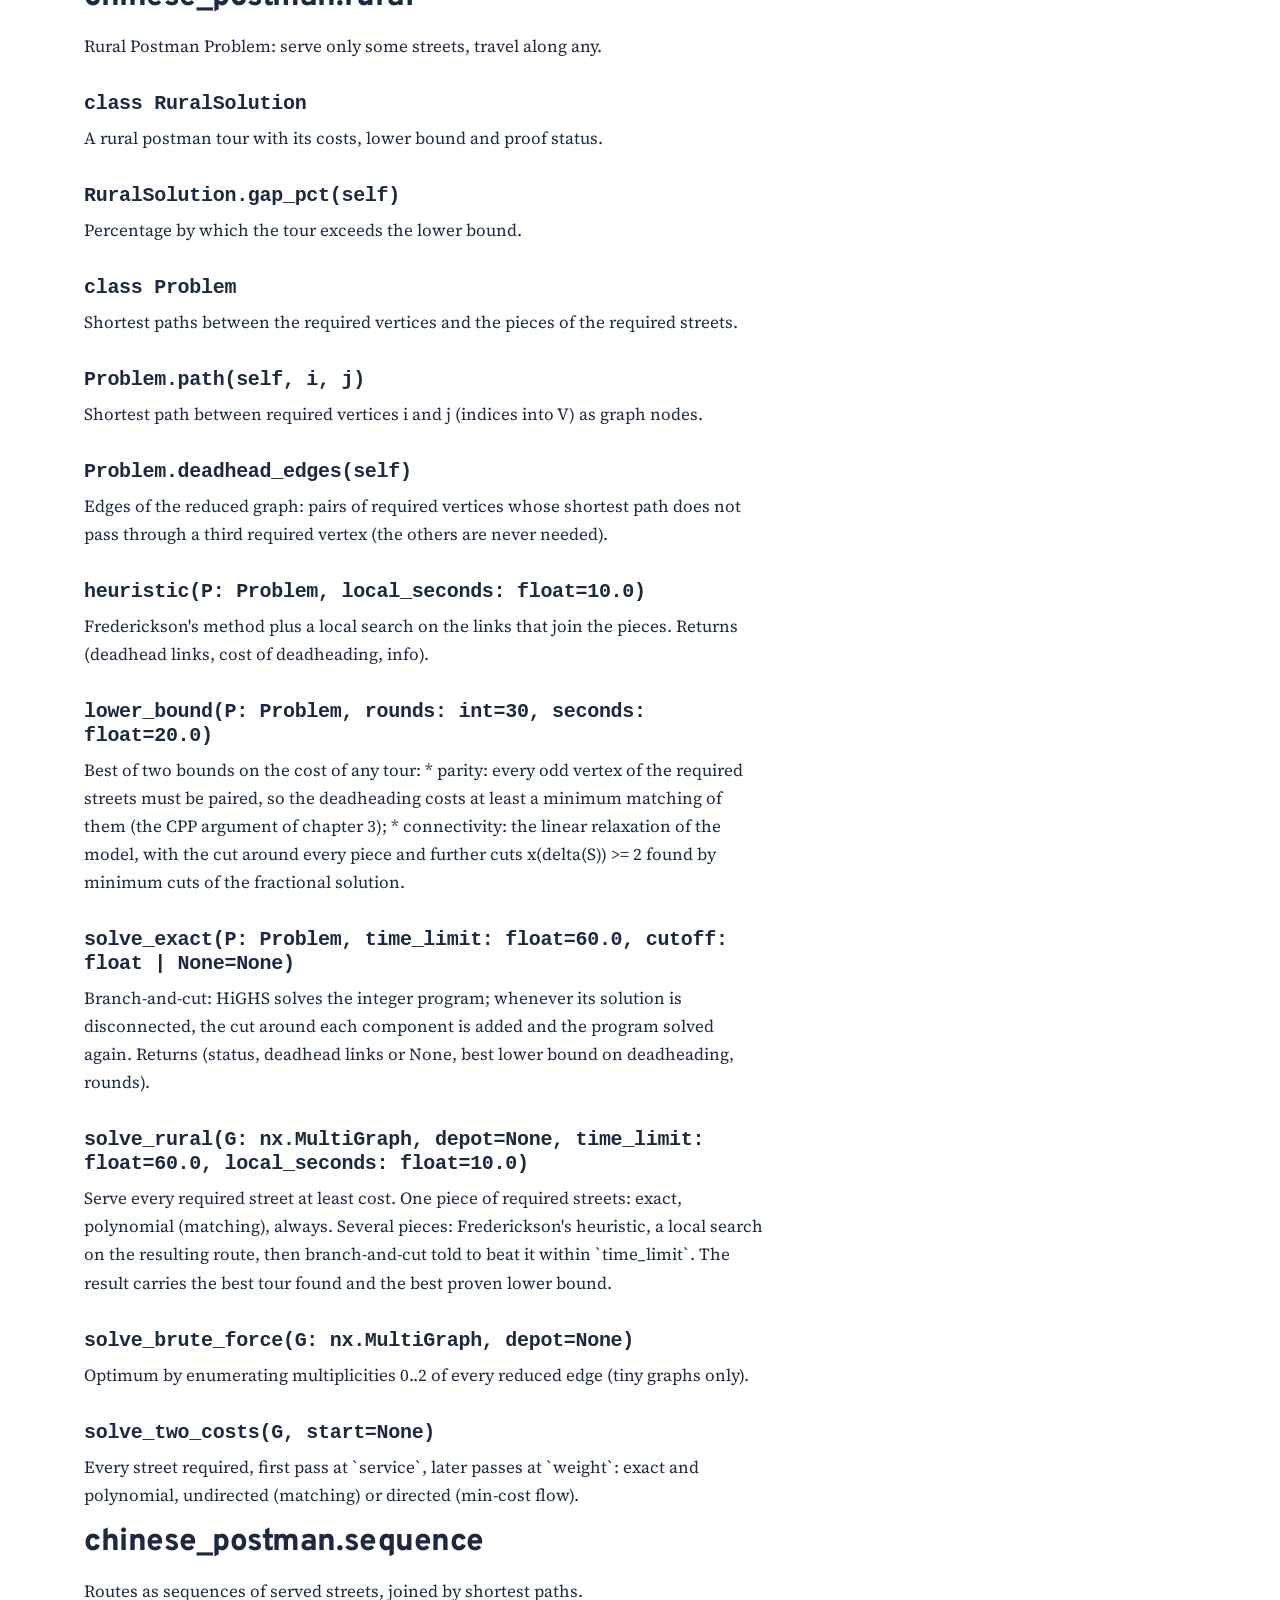
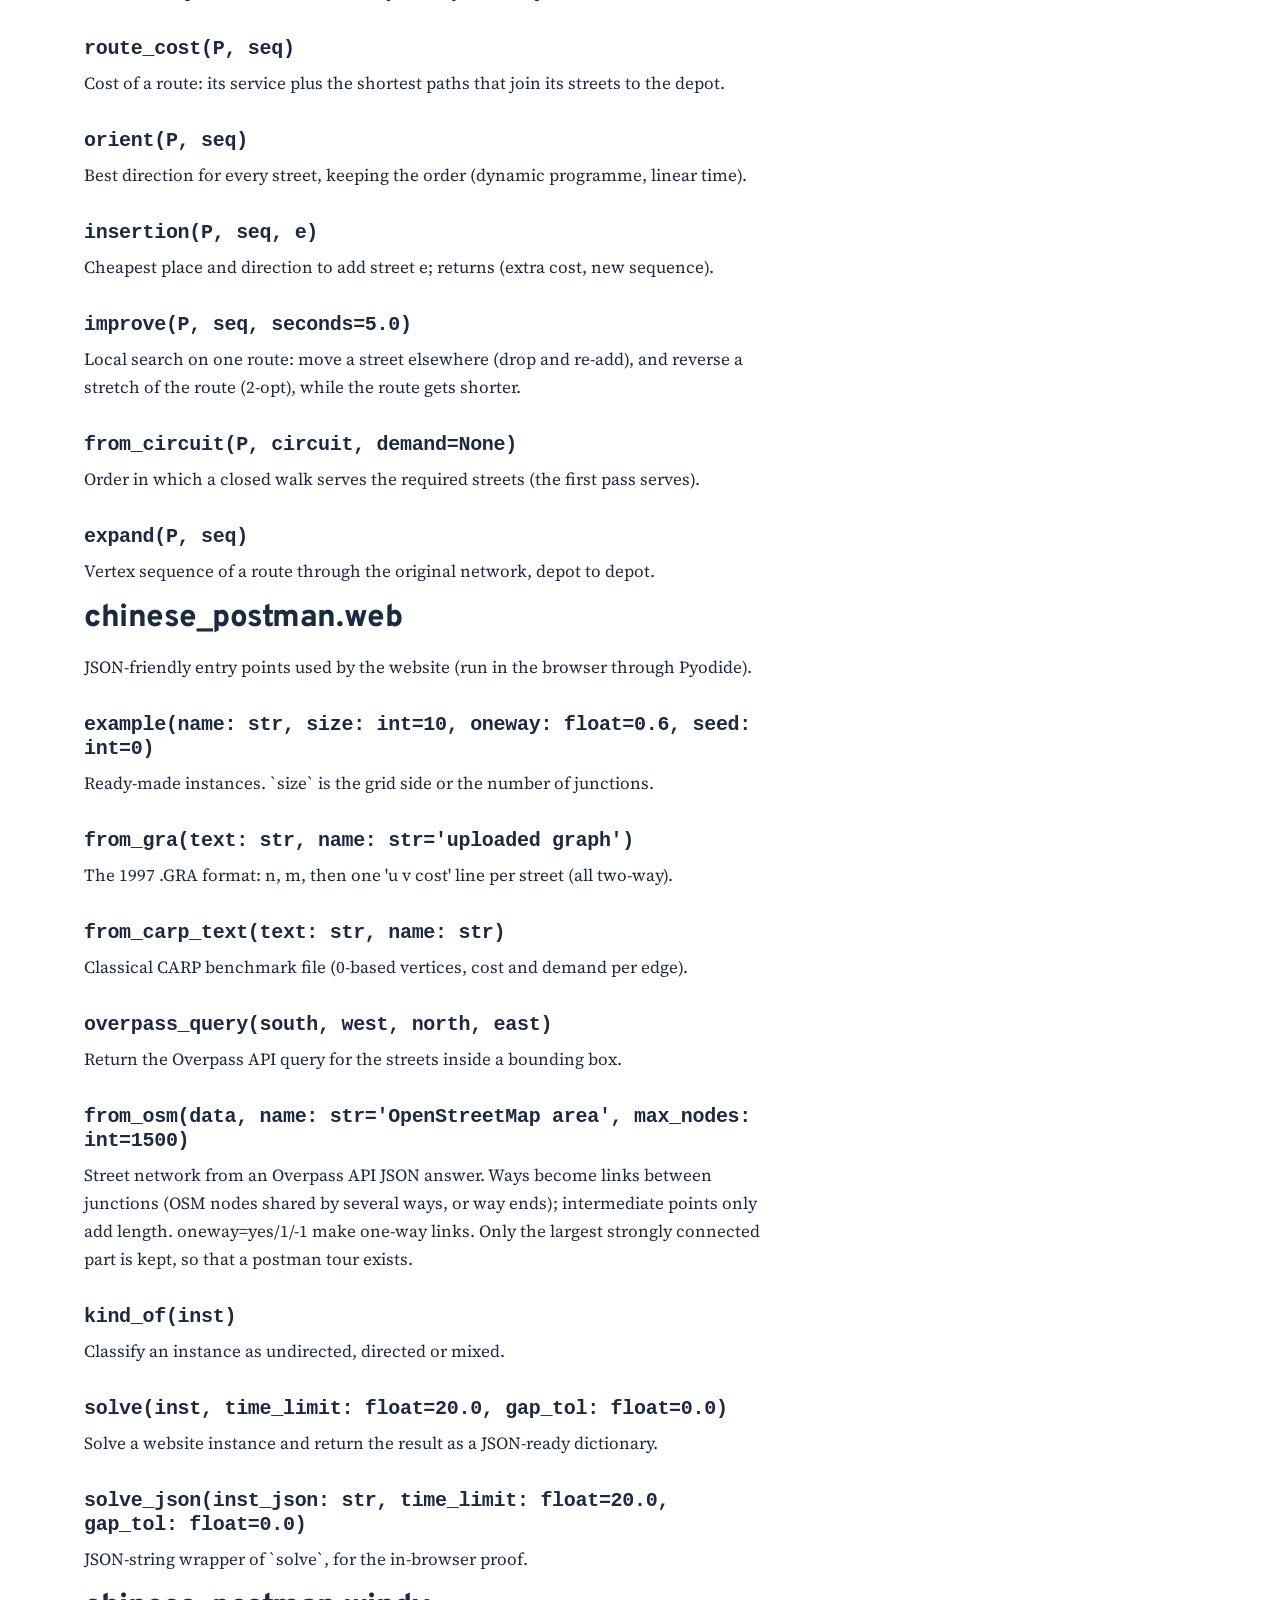
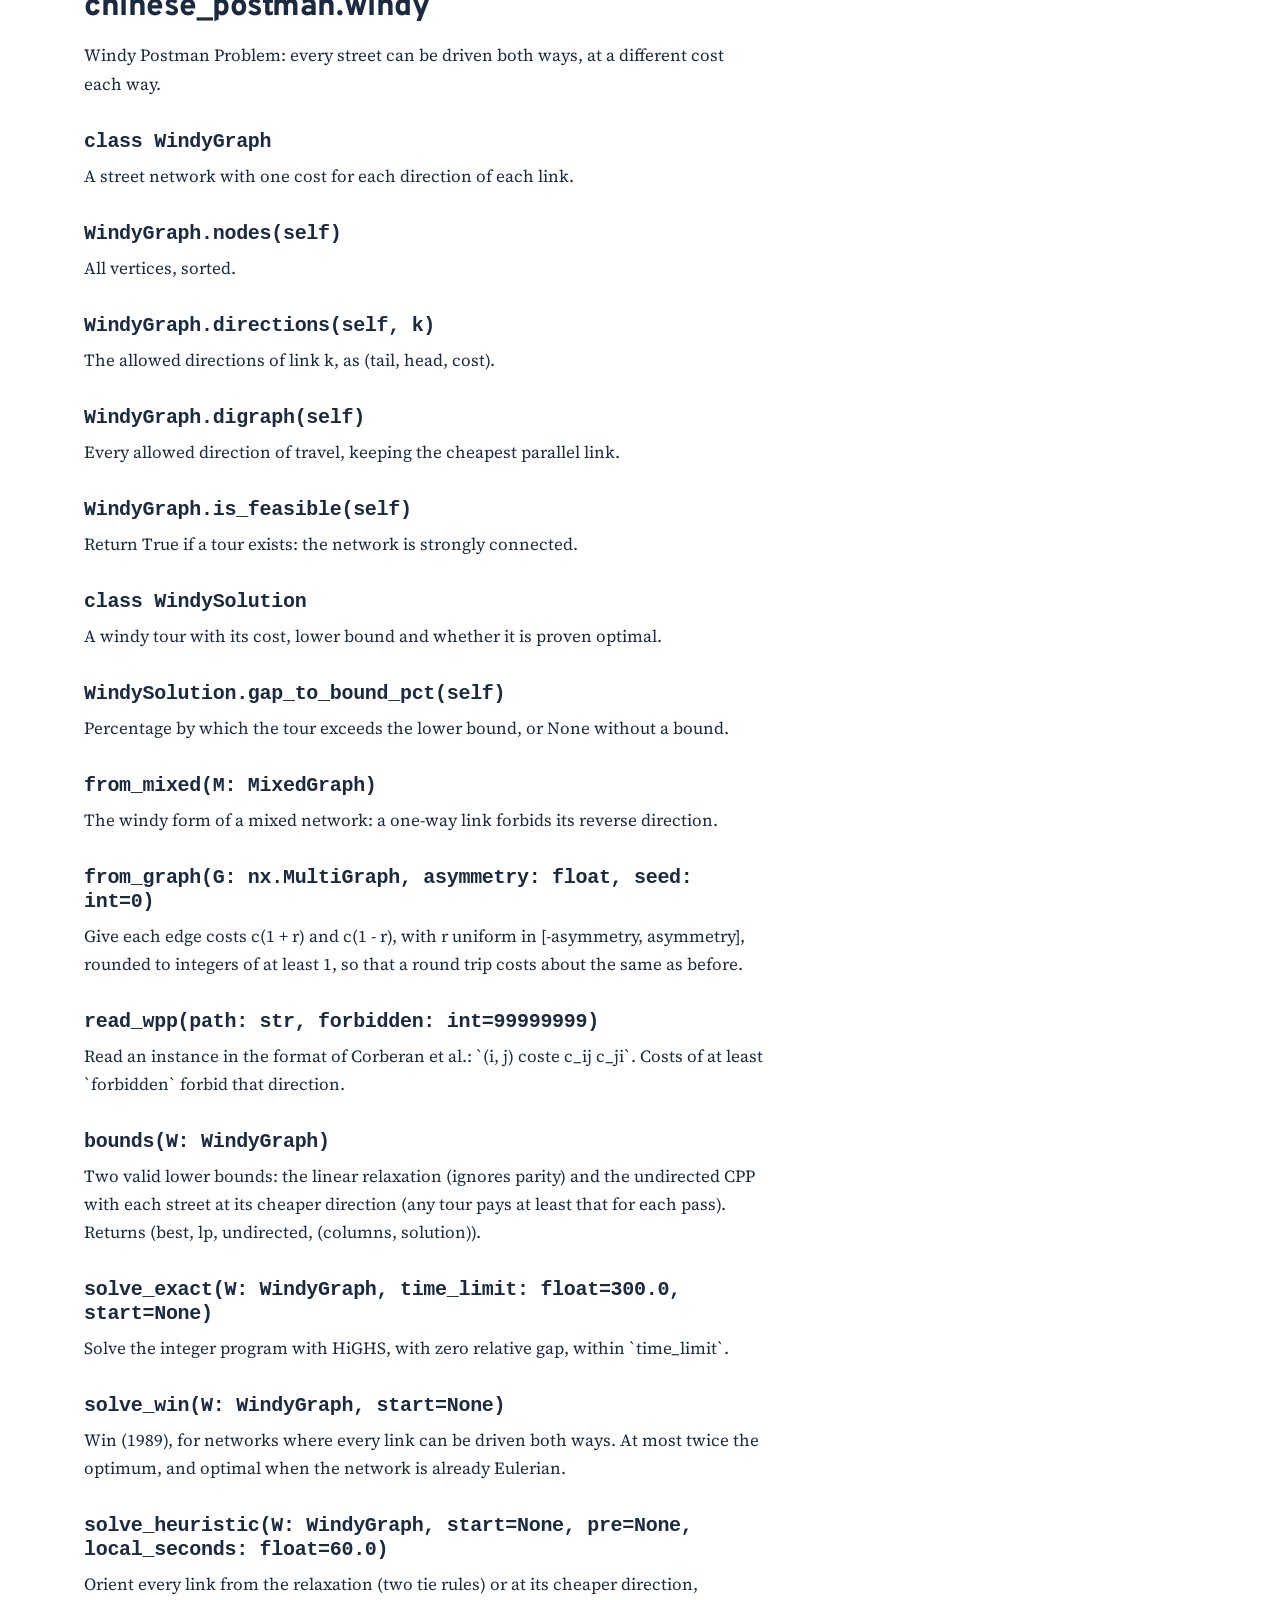
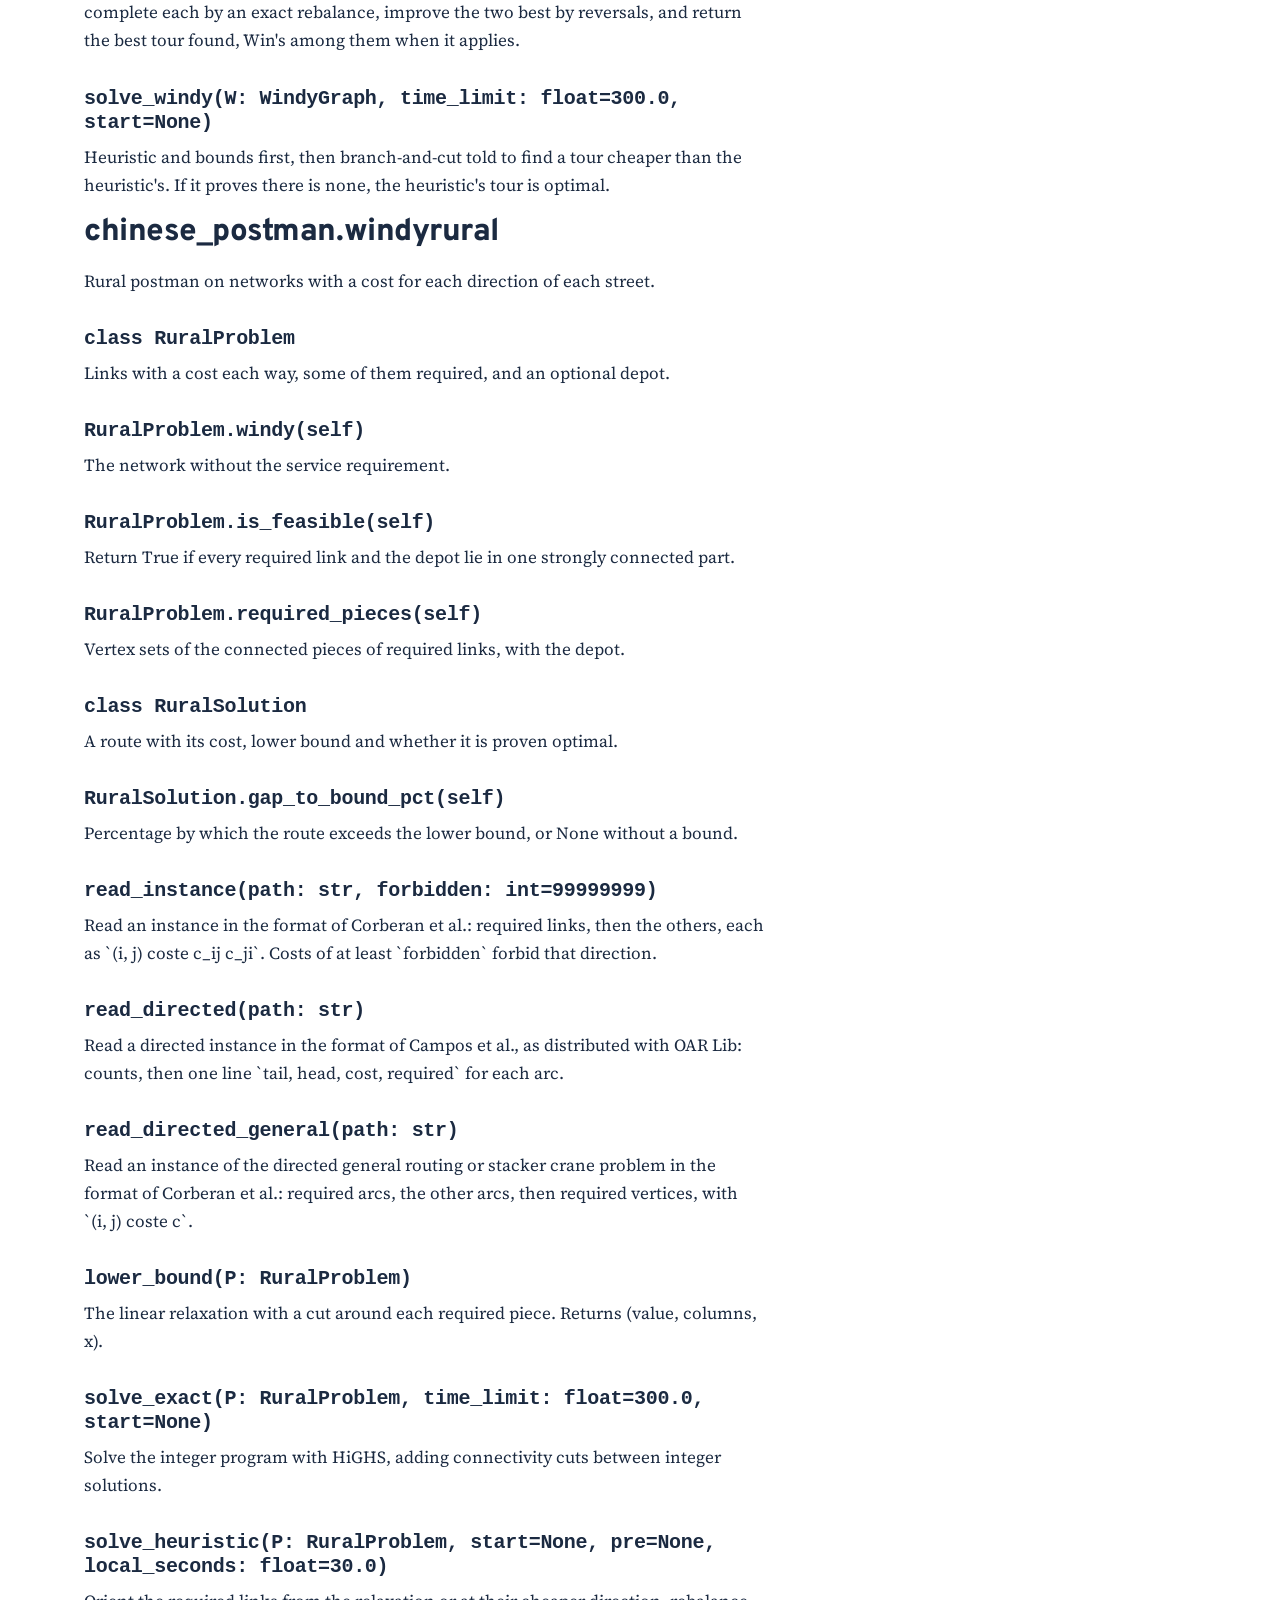
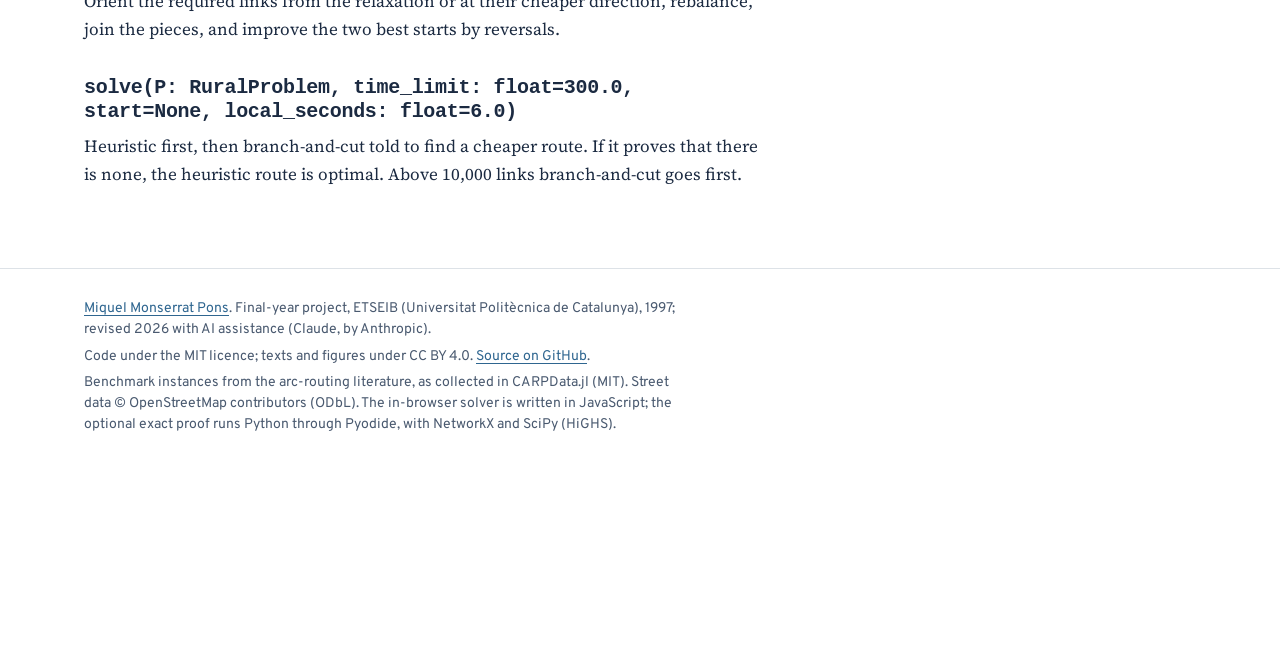
<file: docs/api/index.html>
<!doctype html>
<html lang="en">
<head>
<meta charset="utf-8">
<meta name="viewport" content="width=device-width, initial-scale=1">
<title>API reference — The Chinese Postman Problem</title>
<meta name="description" content="Reference of the chinese_postman Python package: functions and classes for the Chinese, mixed and rural postman problems, several postmen and capacitated fleets.">
<link rel="preconnect" href="https://fonts.googleapis.com">
<link rel="preconnect" href="https://fonts.gstatic.com" crossorigin>
<link rel="stylesheet" href="https://fonts.googleapis.com/css2?family=Overpass:wght@400;600;700;800&family=Source+Serif+4:ital,opsz,wght@0,8..60,400;0,8..60,600;1,8..60,400&display=swap">
<link rel="stylesheet" href="../assets/site.css">
<link rel="icon" href="../assets/favicon.svg" type="image/svg+xml">
<link rel="canonical" href="https://miquelmp.github.io/chinese-postman-problem/api/">
<meta property="og:type" content="website">
<meta property="og:site_name" content="The Chinese Postman">
<meta property="og:title" content="API reference — The Chinese Postman Problem">
<meta property="og:description" content="Reference of the chinese_postman Python package: functions and classes for the Chinese, mixed and rural postman problems, several postmen and capacitated fleets.">
<meta property="og:url" content="https://miquelmp.github.io/chinese-postman-problem/api/">
<meta property="og:image" content="https://miquelmp.github.io/chinese-postman-problem/assets/og-image.png">
<meta property="og:image:width" content="1200">
<meta property="og:image:height" content="630">
<meta property="og:image:alt" content="A street network shared among three postmen, each route in its own colour">
<meta name="twitter:card" content="summary_large_image">
<meta name="author" content="Miquel Monserrat Pons">
<script type="application/ld+json">{"@context": "https://schema.org", "@graph": [{"@type": "Person", "@id": "https://miquelmp.github.io/chinese-postman-problem/#author", "name": "Miquel Monserrat Pons", "alternateName": ["Miquel Monserrat i Pons", "Miquel Monserrat"], "jobTitle": "Industrial engineer", "url": "https://miquelmp.github.io/chinese-postman-problem/#author", "sameAs": ["https://www.linkedin.com/in/miquelmonserrat/", "https://github.com/miquelmp"], "alumniOf": {"@type": "CollegeOrUniversity", "name": "Escola Tècnica Superior d'Enginyeria Industrial de Barcelona (ETSEIB), Universitat Politècnica de Catalunya"}}, {"@type": "WebSite", "@id": "https://miquelmp.github.io/chinese-postman-problem/#website", "name": "The Chinese Postman Problem, 1997 and 2026", "url": "https://miquelmp.github.io/chinese-postman-problem/", "inLanguage": "en", "author": {"@id": "https://miquelmp.github.io/chinese-postman-problem/#author"}, "publisher": {"@id": "https://miquelmp.github.io/chinese-postman-problem/#author"}}]}</script>
</head>
<body>
<header class="site-header"><div class="inner"><a class="brand" href="../">The Chinese Postman</a><nav class="site-nav" aria-label="Main"><a href="../report/">2026 report</a><a href="../extensions/">Extensions</a><a href="../try/">Solve a network</a><a href="../1997/">1997 report</a><a href="https://github.com/miquelmp/chinese-postman-problem">Code</a></nav></div></header>
<main class="wrap">
  <div class="prose reading" style="margin-top:2.5rem">
    <h1 style="font-size:var(--step-4)">API reference</h1>
    <p class="lede">The public functions and classes of the <code>chinese_postman</code> package. For the methods behind them, see the <a href="../report/">2026 report</a>.</p>
<h2 id="bnb">chinese_postman.bnb</h2><p>Branch-and-bound for the pairing step: the 1997 method, the tightened bound of section 8.3
of the 2026 report, and an improved variant. The CPP itself uses Edmonds&#x27; blossom algorithm
(cpp.py); this module exists to measure the search that the 2026 version replaced.</p>
<h3><code>class BnBResult</code></h3><p>Outcome of a branch-and-bound run; costs and pairs refer to the matrix given.</p>
<h3><code>bound_of(D, avail, taken_cost, divisor)</code></h3><p>The 1997 bound; returns None for a node whose free vertices cannot all be paired by the
parity test of the 1997 routine `cota` (an odd number of empty rows).</p>
<h3><code>greedy_pairing(D)</code></h3><p>Cheapest pair first, then swaps between two pairs until none improves.</p>
<h3><code>branch_and_bound(D, bound: str=&#x27;1997&#x27;, branch: str=&#x27;list&#x27;, start: bool=False, max_nodes: int | None=None)</code></h3><p>Minimum-cost perfect pairing of the t×t symmetric integer matrix D.</p>
<h2 id="cpp">chinese_postman.cpp</h2><p>Chinese Postman Problem: undirected (Edmonds&#x27; method) and directed (min-cost flow).</p>
<h3><code>class CPPSolution</code></h3><p>A postman tour with its cost breakdown, duplicated edges and time per phase.</p>
<h3><code>CPPSolution.summary(self)</code></h3><p>Return a readable report of the solution.</p>
<h3><code>min_weight_pairing(odd, D)</code></h3><p>Minimum-weight perfect matching on the complete graph over `odd` (Edmonds&#x27; blossom).</p>
<h3><code>solve_undirected(G: nx.MultiGraph, start=None, backend: str=&#x27;networkx&#x27;)</code></h3><p>backend: &quot;networkx&quot; (pure Python, any costs), &quot;lemon&quot; (needs native/liblemon_match.so,
integer costs) or &quot;auto&quot; (lemon when built and costs are integers, else networkx).</p>
<h3><code>solve_directed(G: nx.MultiDiGraph, start=None)</code></h3><p>Directed CPP via minimum-cost flow on the imbalance of each vertex.</p>
<h2 id="euler">chinese_postman.euler</h2><p>Eulerian circuit in a multigraph (Hierholzer&#x27;s algorithm, O(m)).</p>
<h3><code>eulerian_circuit(G: nx.MultiGraph | nx.MultiDiGraph, start=None)</code></h3><p>Return the vertex sequence of an Eulerian circuit (first == last).</p>
<h2 id="fast">chinese_postman.fast</h2><p>Fast undirected CPP: SciPy (C) shortest paths + LEMON with dual pricing.</p>
<h3><code>available()</code></h3><p>Return True if the LEMON library has been built.</p>
<h3><code>violations(D, C, twice_u, blossoms, chunk=1024)</code></h3><p>All pairs i &lt; j whose dual constraint fails, counting the blossoms that contain both.</p>
<h3><code>check(D, mate, twice_u, blossoms)</code></h3><p>Return the certified optimal cost, or raise. Uses only D and the numbers given.</p>
<h3><code>candidates(D, k=10, chunk=1024)</code></h3><p>Each vertex&#x27;s k nearest, plus a greedy pairing so that a perfect matching exists.
Works row by row, which keeps memory near the size of D.</p>
<h3><code>match_pricing(D: np.ndarray, k: int=10)</code></h3><p>Certified minimum-weight perfect matching on the complete graph with integer costs D (t×t).</p>
<h3><code>solve_undirected_fast(G: nx.MultiGraph, start=None, k: int=10)</code></h3><p>Solve an undirected CPP with integer costs through LEMON, dual pricing and a certificate.</p>
<h2 id="fleet">chinese_postman.fleet</h2><p>Several postmen: dividing the streets among k routes from one depot.</p>
<h3><code>class FleetSolution</code></h3><p>Routes for several postmen or vehicles, with the best lower bound known.</p>
<h3><code>FleetSolution.gap_pct(self)</code></h3><p>Percentage by which the objective exceeds the lower bound.</p>
<h3><code>split_minmax(P, seq, k)</code></h3><p>Split a sequence into at most k consecutive routes, minimising the longest (exact DP).</p>
<h3><code>split_capacity(P, seq, Q)</code></h3><p>Ulusoy&#x27;s split: consecutive routes with load &lt;= Q, least total cost (exact DP).</p>
<h3><code>replan(P, seq)</code></h3><p>Re-plan one route as a small rural postman problem (Frederickson on the reduced graph).</p>
<h3><code>improve_minmax(P, routes, seconds=5.0, seed=0)</code></h3><p>Descent, then iterated perturbation (a few streets moved at random) while time is left.</p>
<h3><code>tour_variants(P, circuit, count, seed=0)</code></h3><p>The same closed walk written out from different Euler circuits (different street orders).</p>
<h3><code>improve_capacity(P, routes, Q, seconds=5.0)</code></h3><p>Relocate single streets between routes when the total cost falls and loads stay &lt;= Q.</p>
<h3><code>lower_bound(P, k, single_bound)</code></h3><p>Return (bound, far): max(far, single_bound / k), where far is the dearest single street.</p>
<h3><code>solve_k_postmen(G: nx.MultiGraph, k: int, depot=None, time_limit: float=30.0, local_seconds: float=10.0)</code></h3><p>Min-max k postmen on the required streets (all streets if none is marked).</p>
<h3><code>solve_k_exact(G: nx.MultiGraph, k: int, depot=None, time_limit: float=120.0)</code></h3><p>Exact min-max k postmen by branch-and-cut (tiny networks). Returns (value, optimal, bound).</p>
<h3><code>solve_carp(G: nx.MultiGraph, capacity: float, depot=None, local_seconds: float=10.0)</code></h3><p>Capacitated fleet: route-first (one rural postman tour), cluster-second (Ulusoy split),
then relocations between routes. Edge attribute &#x27;demand&#x27; (&gt; 0 means required).</p>
<h2 id="instances">chinese_postman.instances</h2><p>Test instances that are not taken from the 1997 Vilanova case studies.</p>
<h3><code>konigsberg()</code></h3><p>Euler&#x27;s seven bridges (1736): A = Kneiphof island, B/C = river banks, D = east.
Costs are 1 per bridge, so the answer counts bridge crossings.</p>
<h3><code>unit(G: nx.Graph)</code></h3><p>Copy a simple graph as a multigraph with every cost equal to 1.</p>
<h3><code>petersen()</code></h3><p>The Petersen graph with unit costs.</p>
<h3><code>dodecahedron()</code></h3><p>The dodecahedral graph with unit costs.</p>
<h3><code>manhattan(rows: int, cols: int, block: int=80, avenue: int=270, drop: float=0.0, seed: int=0)</code></h3><p>Grid street plan: short blocks along streets, long ones along avenues (metres).
`drop` removes a fraction of segments (parks, closed streets), keeping connectivity.</p>
<h3><code>delaunay_town(n: int, seed: int=0, keep: float=0.75, spacing: float=100.0)</code></h3><p>Organic street network: Delaunay triangulation of random points, thinned to `keep` of its
edges (shortest first kept), Euclidean lengths in metres, at least 1. The square grows with n,
with a side of spacing * sqrt(n), so the density of junctions stays the same at any size.</p>
<h3><code>one_way_grid(rows: int, cols: int, block: int=80, seed: int=0)</code></h3><p>Directed grid: inner streets and avenues are one-way with alternating directions
(like Manhattan); the outer ring and every fourth street are two-way.</p>
<h2 id="io">chinese_postman.io</h2><p>Graph file formats.</p>
<h3><code>read_gra(path: str, directed: bool=False)</code></h3><p>Read a .GRA file into a NetworkX multigraph (a directed one if `directed`).</p>
<h3><code>write_gra(G, path: str)</code></h3><p>Write a multigraph in the .GRA format.</p>
<h3><code>class CARPInstance</code></h3><p>A CARP benchmark: its road graph, vehicles, capacity and published bounds.</p>
<h3><code>read_carp(path: str)</code></h3><p>Read a CARP .dat file, keeping each street&#x27;s demand as an edge attribute.</p>
<h2 id="kpostmen">chinese_postman.kpostmen</h2><p>Several postmen on windy, mixed and directed networks, with the longest route as short as possible.</p>
<h3><code>class KSolution</code></h3><p>Routes from the depot, each a vertex sequence, with their costs and a lower bound.</p>
<h3><code>KSolution.longest(self)</code></h3><p>Cost of the longest route.</p>
<h3><code>KSolution.gap_pct(self)</code></h3><p>Percentage by which the longest route exceeds the lower bound.</p>
<h3><code>solve_k_postmen(P: RuralProblem, k: int, local_seconds: float=5.0)</code></h3><p>At most k routes from the depot that together serve every required link.</p>
<h2 id="mixed">chinese_postman.mixed</h2><p>Mixed Chinese Postman Problem: two-way streets (edges) and one-way streets (arcs).</p>
<h3><code>class MixedGraph</code></h3><p>A street network whose links may be one-way or two-way.</p>
<h3><code>MixedGraph.nodes(self)</code></h3><p>All vertices, sorted.</p>
<h3><code>MixedGraph.counts(self)</code></h3><p>Return (vertices, two-way links, one-way links).</p>
<h3><code>MixedGraph.digraph(self)</code></h3><p>Every allowed direction of travel, keeping the cheapest parallel link.</p>
<h3><code>MixedGraph.is_feasible(self)</code></h3><p>Return True if a tour exists: the network is strongly connected.</p>
<h3><code>class MixedSolution</code></h3><p>A mixed tour with its cost, lower bound and whether it is proven optimal.</p>
<h3><code>MixedSolution.gap_to_bound_pct(self)</code></h3><p>Percentage by which the tour exceeds the lower bound, or None without a bound.</p>
<h3><code>lower_bound(M: MixedGraph)</code></h3><p>Solve the linear relaxation; return (value, columns, solution).</p>
<h3><code>solve_exact(M: MixedGraph, time_limit: float=300.0, start=None)</code></h3><p>Solve the integer program with HiGHS, with zero relative gap, within `time_limit`.</p>
<h3><code>bounds(M: MixedGraph)</code></h3><p>Two valid lower bounds: the LP relaxation (ignores parity) and the undirected CPP of the
underlying graph (ignores directions). Returns (best, lp, undirected, lp_data, cpp_solution).</p>
<h3><code>solve_heuristic(M: MixedGraph, start=None, pre=None, local_seconds: float=60.0)</code></h3><p>Four starting orientations — LP rounding (two tie rules) and the Euler-circuit
orientation of the parity-fixed underlying graph (both directions) — each completed by an
exact min-cost rebalance; the two best are improved by dual-guided flips (local search).</p>
<h3><code>solve_mixed(M: MixedGraph, time_limit: float=300.0, gap_tol: float=0.0, start=None)</code></h3><p>Combined strategy: heuristic first, exact branch-and-cut only while it can still pay off.

1. Bounds + heuristic (seconds): a good tour and a certified gap.
2. If that gap is already within `gap_tol`, stop.
3. Otherwise run branch-and-cut for the remaining time, told to look only for tours cheaper
   than the heuristic (an objective cutoff) and to stop at `gap_tol`. If no cheaper tour
   exists the model is infeasible, which proves the heuristic tour optimal.
The result always carries the best tour found and the best proven lower bound.

gap_tol = 0 (default): prove the optimum unless the time limit runs out.
gap_tol = 0.005: accept any tour certified within 0.5% of the optimum (much faster on
large networks).</p>
<h3><code>solve_brute_force(M: MixedGraph)</code></h3><p>Exact optimum by enumerating the direction of every two-way link (tiny cases only).</p>
<h3><code>read_mcpp(path: str)</code></h3><p>Read a mixed instance in the format of Corberan et al. (the MA and MB sets):
`(i, j) coste c_ij c_ji`, where 99999999 forbids that direction.</p>
<h3><code>from_graph(G: nx.MultiGraph, oneway_frac: float, seed: int=0)</code></h3><p>Make a fraction of the links one-way (random direction), keeping strong connectivity:
any one-way link that breaks it is turned back into a two-way street.</p>
<h3><code>city_grid(rows: int, cols: int, oneway_street_frac: float=0.6, block: int=80, avenue: int=270, seed: int=0)</code></h3><p>Grid town where whole streets are one-way (as in most city centres): each row or column
street is one-way with the given probability, in a random direction.</p>
<h2 id="rural">chinese_postman.rural</h2><p>Rural Postman Problem: serve only some streets, travel along any.</p>
<h3><code>class RuralSolution</code></h3><p>A rural postman tour with its costs, lower bound and proof status.</p>
<h3><code>RuralSolution.gap_pct(self)</code></h3><p>Percentage by which the tour exceeds the lower bound.</p>
<h3><code>class Problem</code></h3><p>Shortest paths between the required vertices and the pieces of the required streets.</p>
<h3><code>Problem.path(self, i, j)</code></h3><p>Shortest path between required vertices i and j (indices into V) as graph nodes.</p>
<h3><code>Problem.deadhead_edges(self)</code></h3><p>Edges of the reduced graph: pairs of required vertices whose shortest path does not
pass through a third required vertex (the others are never needed).</p>
<h3><code>heuristic(P: Problem, local_seconds: float=10.0)</code></h3><p>Frederickson&#x27;s method plus a local search on the links that join the pieces.
Returns (deadhead links, cost of deadheading, info).</p>
<h3><code>lower_bound(P: Problem, rounds: int=30, seconds: float=20.0)</code></h3><p>Best of two bounds on the cost of any tour:
* parity: every odd vertex of the required streets must be paired, so the deadheading
  costs at least a minimum matching of them (the CPP argument of chapter 3);
* connectivity: the linear relaxation of the model, with the cut around every piece and
  further cuts x(delta(S)) &gt;= 2 found by minimum cuts of the fractional solution.</p>
<h3><code>solve_exact(P: Problem, time_limit: float=60.0, cutoff: float | None=None)</code></h3><p>Branch-and-cut: HiGHS solves the integer program; whenever its solution is disconnected,
the cut around each component is added and the program solved again.
Returns (status, deadhead links or None, best lower bound on deadheading, rounds).</p>
<h3><code>solve_rural(G: nx.MultiGraph, depot=None, time_limit: float=60.0, local_seconds: float=10.0)</code></h3><p>Serve every required street at least cost.

One piece of required streets: exact, polynomial (matching), always.
Several pieces: Frederickson&#x27;s heuristic, a local search on the resulting route, then
branch-and-cut told to beat it within `time_limit`. The result carries the best tour found
and the best proven lower bound.</p>
<h3><code>solve_brute_force(G: nx.MultiGraph, depot=None)</code></h3><p>Optimum by enumerating multiplicities 0..2 of every reduced edge (tiny graphs only).</p>
<h3><code>solve_two_costs(G, start=None)</code></h3><p>Every street required, first pass at `service`, later passes at `weight`:
exact and polynomial, undirected (matching) or directed (min-cost flow).</p>
<h2 id="sequence">chinese_postman.sequence</h2><p>Routes as sequences of served streets, joined by shortest paths.</p>
<h3><code>route_cost(P, seq)</code></h3><p>Cost of a route: its service plus the shortest paths that join its streets to the depot.</p>
<h3><code>orient(P, seq)</code></h3><p>Best direction for every street, keeping the order (dynamic programme, linear time).</p>
<h3><code>insertion(P, seq, e)</code></h3><p>Cheapest place and direction to add street e; returns (extra cost, new sequence).</p>
<h3><code>improve(P, seq, seconds=5.0)</code></h3><p>Local search on one route: move a street elsewhere (drop and re-add), and reverse a
stretch of the route (2-opt), while the route gets shorter.</p>
<h3><code>from_circuit(P, circuit, demand=None)</code></h3><p>Order in which a closed walk serves the required streets (the first pass serves).</p>
<h3><code>expand(P, seq)</code></h3><p>Vertex sequence of a route through the original network, depot to depot.</p>
<h2 id="web">chinese_postman.web</h2><p>JSON-friendly entry points used by the website (run in the browser through Pyodide).</p>
<h3><code>example(name: str, size: int=10, oneway: float=0.6, seed: int=0)</code></h3><p>Ready-made instances. `size` is the grid side or the number of junctions.</p>
<h3><code>from_gra(text: str, name: str=&#x27;uploaded graph&#x27;)</code></h3><p>The 1997 .GRA format: n, m, then one &#x27;u v cost&#x27; line per street (all two-way).</p>
<h3><code>from_carp_text(text: str, name: str)</code></h3><p>Classical CARP benchmark file (0-based vertices, cost and demand per edge).</p>
<h3><code>overpass_query(south, west, north, east)</code></h3><p>Return the Overpass API query for the streets inside a bounding box.</p>
<h3><code>from_osm(data, name: str=&#x27;OpenStreetMap area&#x27;, max_nodes: int=1500)</code></h3><p>Street network from an Overpass API JSON answer.

Ways become links between junctions (OSM nodes shared by several ways, or way ends);
intermediate points only add length. oneway=yes/1/-1 make one-way links. Only the largest
strongly connected part is kept, so that a postman tour exists.</p>
<h3><code>kind_of(inst)</code></h3><p>Classify an instance as undirected, directed or mixed.</p>
<h3><code>solve(inst, time_limit: float=20.0, gap_tol: float=0.0)</code></h3><p>Solve a website instance and return the result as a JSON-ready dictionary.</p>
<h3><code>solve_json(inst_json: str, time_limit: float=20.0, gap_tol: float=0.0)</code></h3><p>JSON-string wrapper of `solve`, for the in-browser proof.</p>
<h2 id="windy">chinese_postman.windy</h2><p>Windy Postman Problem: every street can be driven both ways, at a different cost each way.</p>
<h3><code>class WindyGraph</code></h3><p>A street network with one cost for each direction of each link.</p>
<h3><code>WindyGraph.nodes(self)</code></h3><p>All vertices, sorted.</p>
<h3><code>WindyGraph.directions(self, k)</code></h3><p>The allowed directions of link k, as (tail, head, cost).</p>
<h3><code>WindyGraph.digraph(self)</code></h3><p>Every allowed direction of travel, keeping the cheapest parallel link.</p>
<h3><code>WindyGraph.is_feasible(self)</code></h3><p>Return True if a tour exists: the network is strongly connected.</p>
<h3><code>class WindySolution</code></h3><p>A windy tour with its cost, lower bound and whether it is proven optimal.</p>
<h3><code>WindySolution.gap_to_bound_pct(self)</code></h3><p>Percentage by which the tour exceeds the lower bound, or None without a bound.</p>
<h3><code>from_mixed(M: MixedGraph)</code></h3><p>The windy form of a mixed network: a one-way link forbids its reverse direction.</p>
<h3><code>from_graph(G: nx.MultiGraph, asymmetry: float, seed: int=0)</code></h3><p>Give each edge costs c(1 + r) and c(1 - r), with r uniform in [-asymmetry, asymmetry],
rounded to integers of at least 1, so that a round trip costs about the same as before.</p>
<h3><code>read_wpp(path: str, forbidden: int=99999999)</code></h3><p>Read an instance in the format of Corberan et al.: `(i, j) coste c_ij c_ji`. Costs of at
least `forbidden` forbid that direction.</p>
<h3><code>bounds(W: WindyGraph)</code></h3><p>Two valid lower bounds: the linear relaxation (ignores parity) and the undirected CPP with
each street at its cheaper direction (any tour pays at least that for each pass).
Returns (best, lp, undirected, (columns, solution)).</p>
<h3><code>solve_exact(W: WindyGraph, time_limit: float=300.0, start=None)</code></h3><p>Solve the integer program with HiGHS, with zero relative gap, within `time_limit`.</p>
<h3><code>solve_win(W: WindyGraph, start=None)</code></h3><p>Win (1989), for networks where every link can be driven both ways. At most twice the
optimum, and optimal when the network is already Eulerian.</p>
<h3><code>solve_heuristic(W: WindyGraph, start=None, pre=None, local_seconds: float=60.0)</code></h3><p>Orient every link from the relaxation (two tie rules) or at its cheaper direction, complete
each by an exact rebalance, improve the two best by reversals, and return the best tour found,
Win&#x27;s among them when it applies.</p>
<h3><code>solve_windy(W: WindyGraph, time_limit: float=300.0, start=None)</code></h3><p>Heuristic and bounds first, then branch-and-cut told to find a tour cheaper than the
heuristic&#x27;s. If it proves there is none, the heuristic&#x27;s tour is optimal.</p>
<h2 id="windyrural">chinese_postman.windyrural</h2><p>Rural postman on networks with a cost for each direction of each street.</p>
<h3><code>class RuralProblem</code></h3><p>Links with a cost each way, some of them required, and an optional depot.</p>
<h3><code>RuralProblem.windy(self)</code></h3><p>The network without the service requirement.</p>
<h3><code>RuralProblem.is_feasible(self)</code></h3><p>Return True if every required link and the depot lie in one strongly connected part.</p>
<h3><code>RuralProblem.required_pieces(self)</code></h3><p>Vertex sets of the connected pieces of required links, with the depot.</p>
<h3><code>class RuralSolution</code></h3><p>A route with its cost, lower bound and whether it is proven optimal.</p>
<h3><code>RuralSolution.gap_to_bound_pct(self)</code></h3><p>Percentage by which the route exceeds the lower bound, or None without a bound.</p>
<h3><code>read_instance(path: str, forbidden: int=99999999)</code></h3><p>Read an instance in the format of Corberan et al.: required links, then the others, each as
`(i, j) coste c_ij c_ji`. Costs of at least `forbidden` forbid that direction.</p>
<h3><code>read_directed(path: str)</code></h3><p>Read a directed instance in the format of Campos et al., as distributed with OAR Lib: counts,
then one line `tail, head, cost, required` for each arc.</p>
<h3><code>read_directed_general(path: str)</code></h3><p>Read an instance of the directed general routing or stacker crane problem in the format of
Corberan et al.: required arcs, the other arcs, then required vertices, with `(i, j) coste c`.</p>
<h3><code>lower_bound(P: RuralProblem)</code></h3><p>The linear relaxation with a cut around each required piece. Returns (value, columns, x).</p>
<h3><code>solve_exact(P: RuralProblem, time_limit: float=300.0, start=None)</code></h3><p>Solve the integer program with HiGHS, adding connectivity cuts between integer solutions.</p>
<h3><code>solve_heuristic(P: RuralProblem, start=None, pre=None, local_seconds: float=30.0)</code></h3><p>Orient the required links from the relaxation or at their cheaper direction, rebalance, join
the pieces, and improve the two best starts by reversals.</p>
<h3><code>solve(P: RuralProblem, time_limit: float=300.0, start=None, local_seconds: float=6.0)</code></h3><p>Heuristic first, then branch-and-cut told to find a cheaper route. If it proves that there
is none, the heuristic route is optimal. Above 10,000 links branch-and-cut goes first.</p>
  </div>
</main>
<footer class="site-footer"><div class="inner"><p><a href="https://www.linkedin.com/in/miquelmonserrat/" rel="author">Miquel Monserrat Pons</a>. Final-year project, ETSEIB (Universitat Politècnica de Catalunya), 1997; revised 2026 with AI assistance (Claude, by Anthropic).</p><p>Code under the MIT licence; texts and figures under CC BY 4.0. <a href="https://github.com/miquelmp/chinese-postman-problem">Source on GitHub</a>.</p><p>Benchmark instances from the arc-routing literature, as collected in CARPData.jl (MIT). Street data © OpenStreetMap contributors (ODbL). The in-browser solver is written in JavaScript; the optional exact proof runs Python through Pyodide, with NetworkX and SciPy (HiGHS).</p></div></footer>
</body>
</html>
</file>
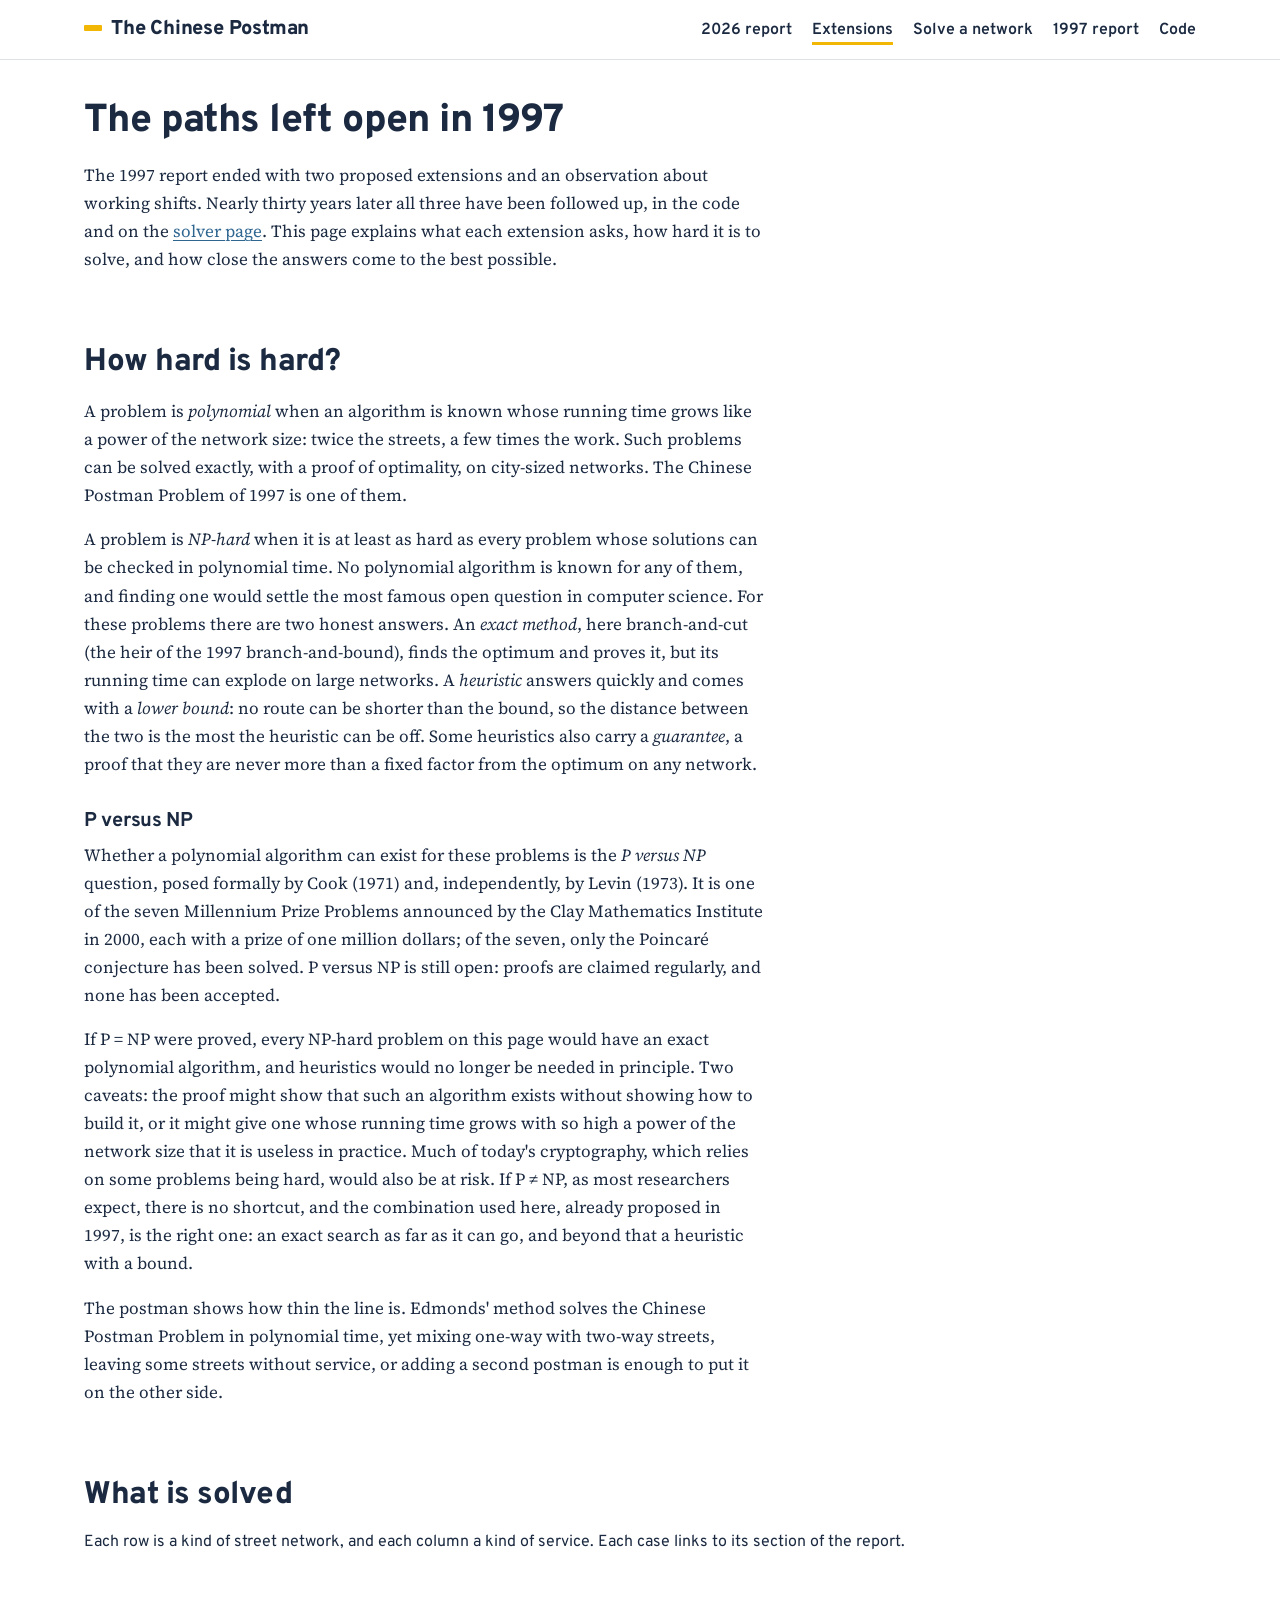
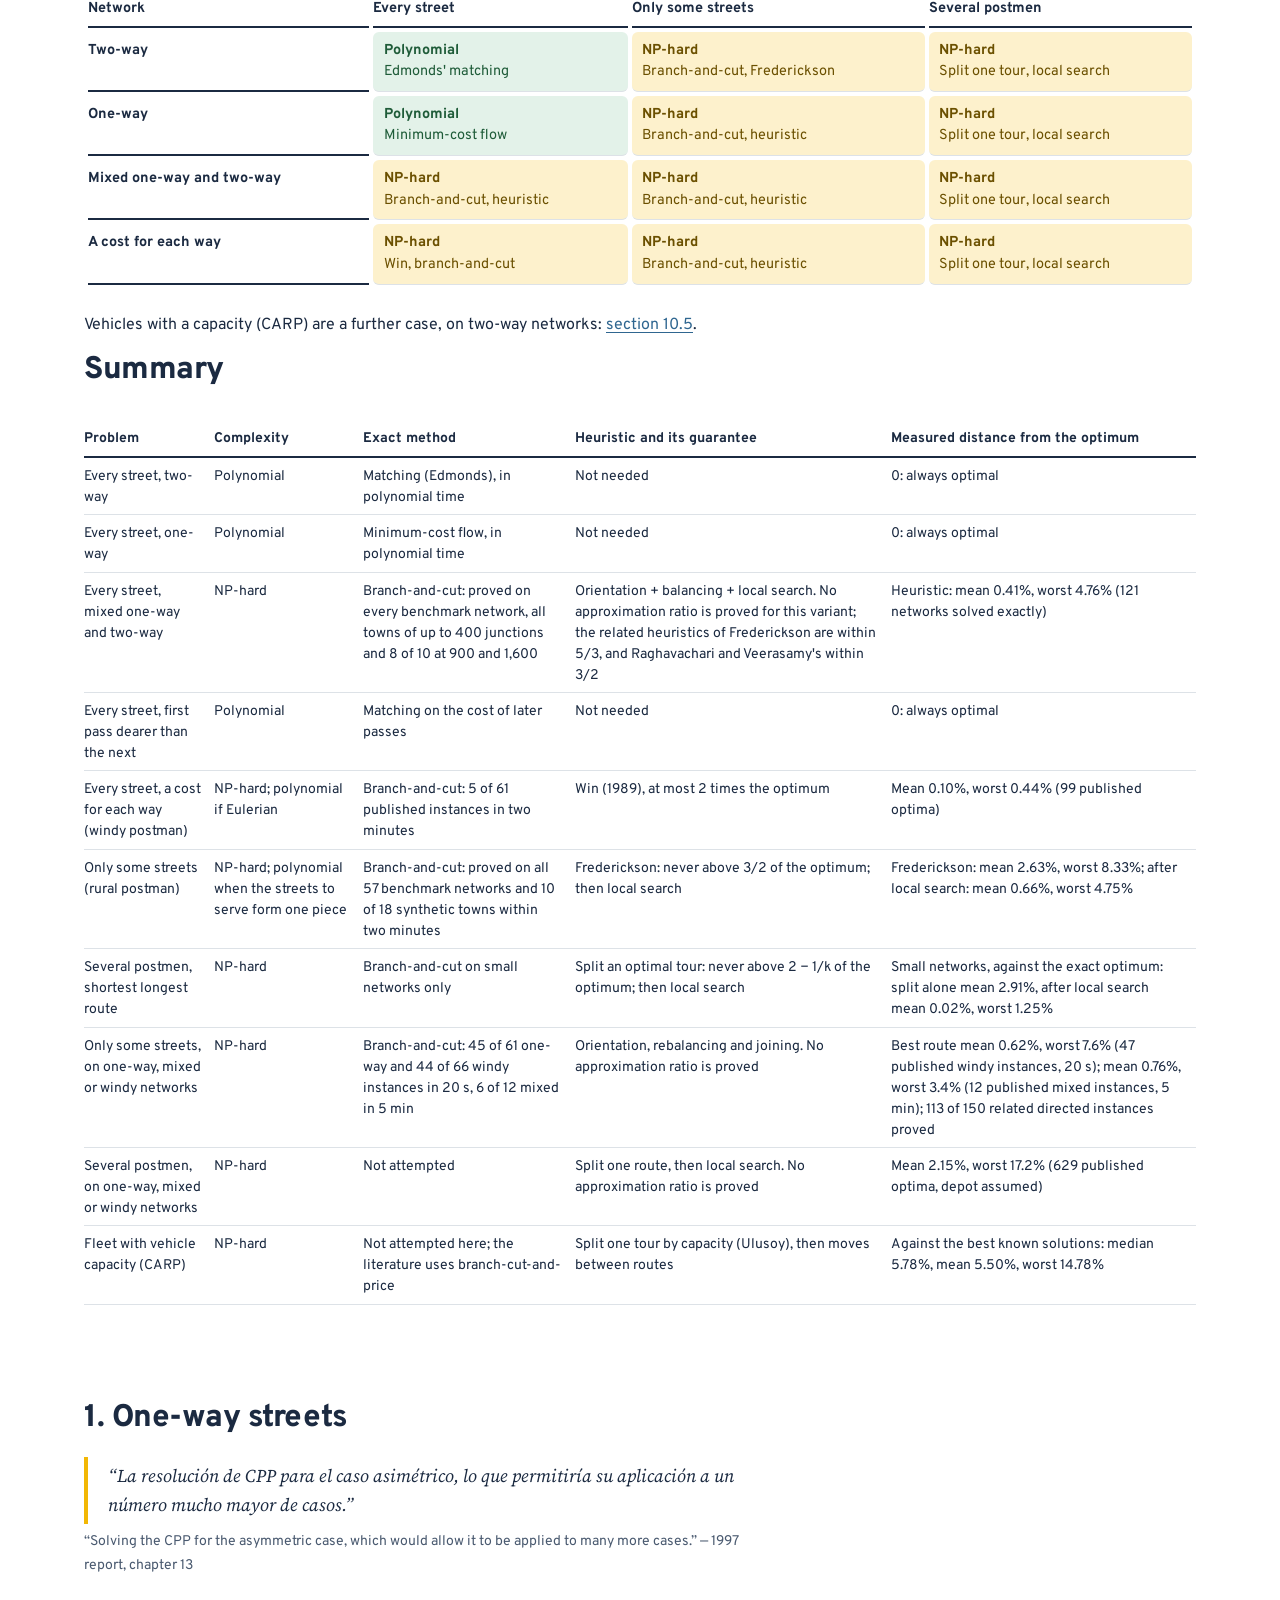
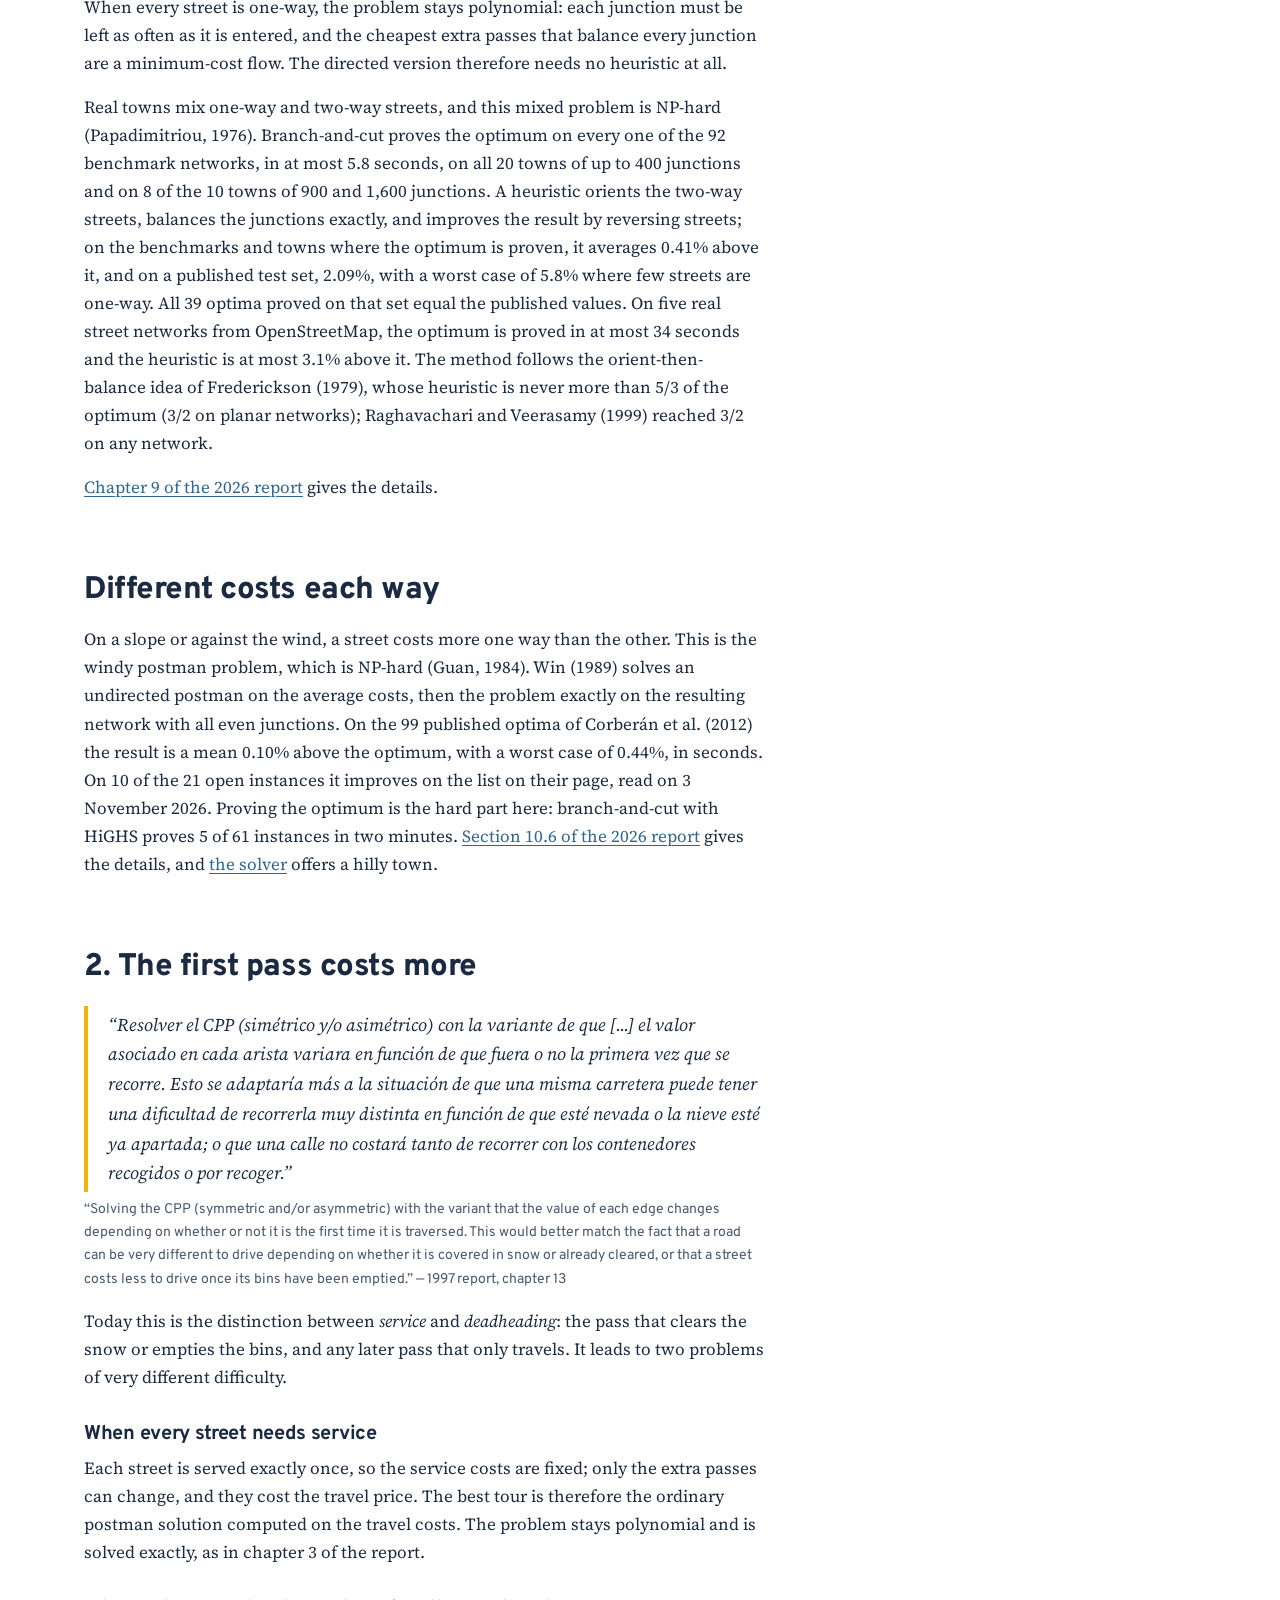
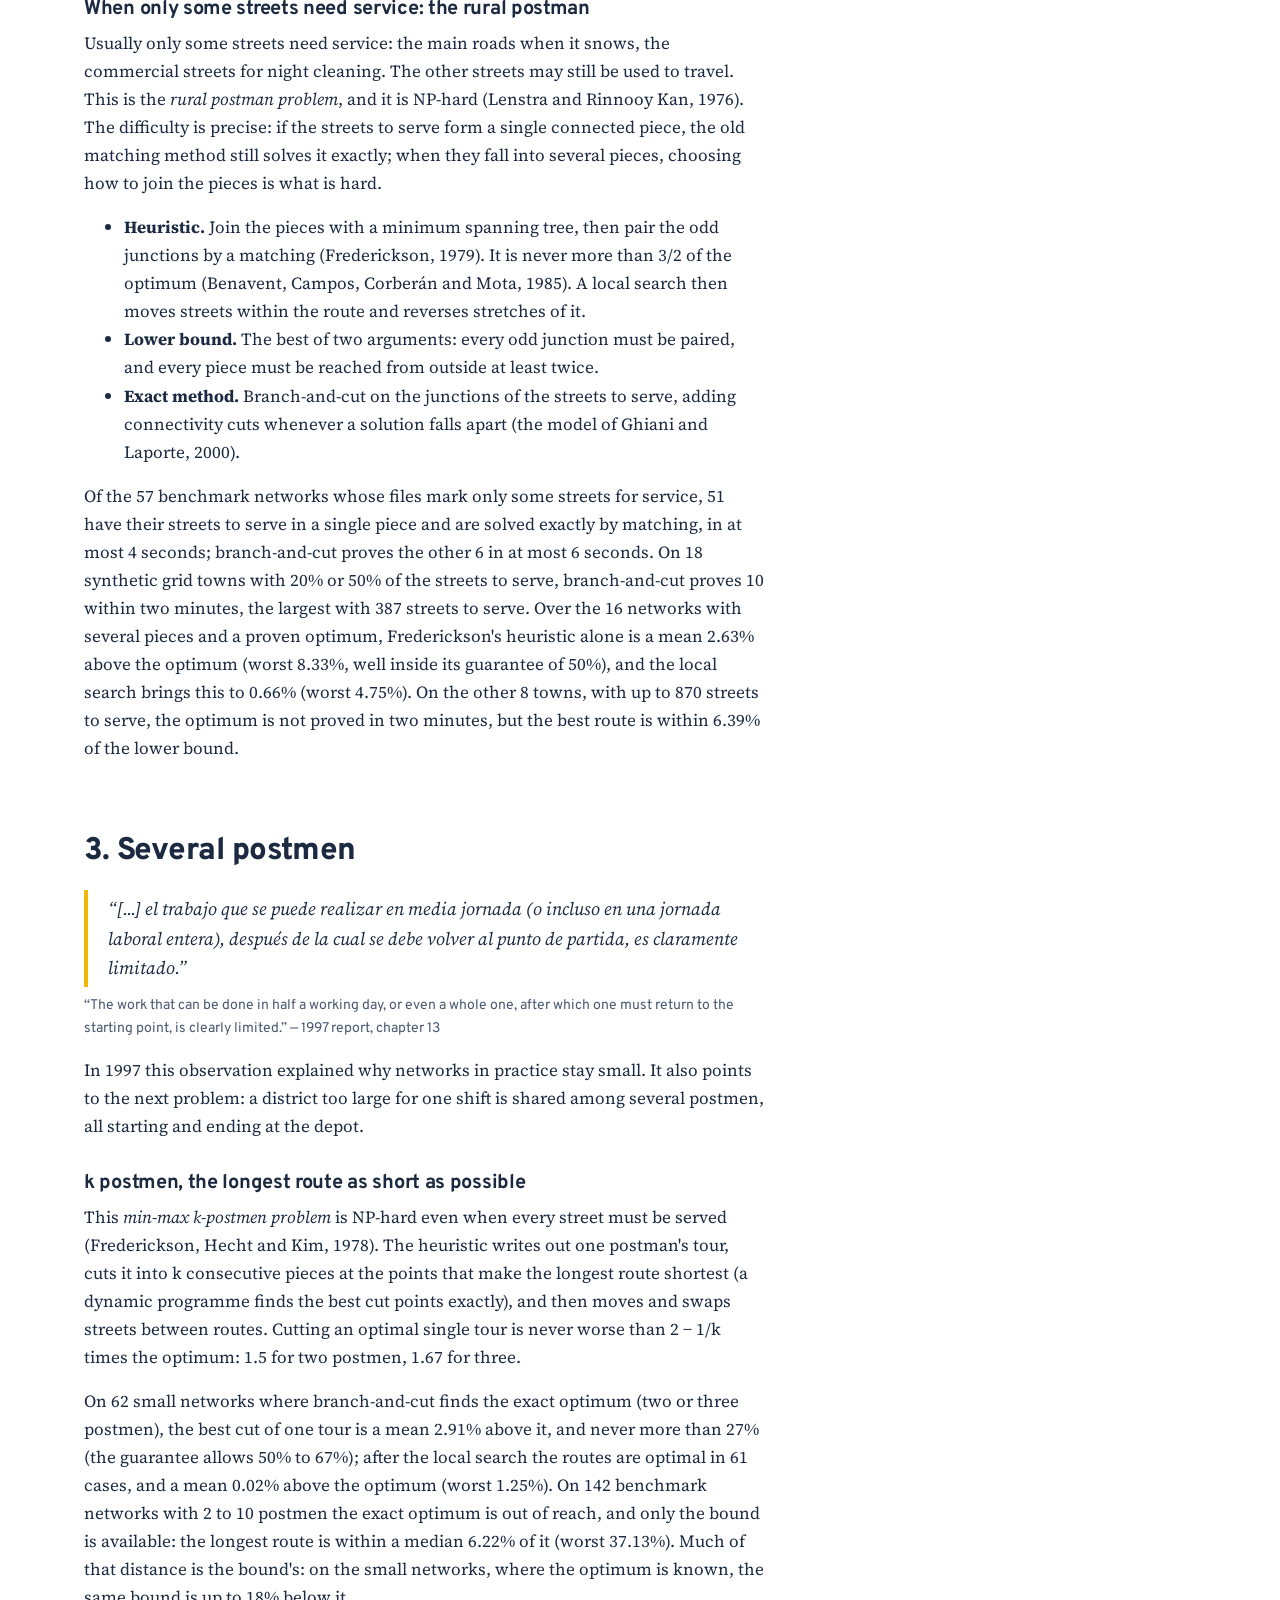
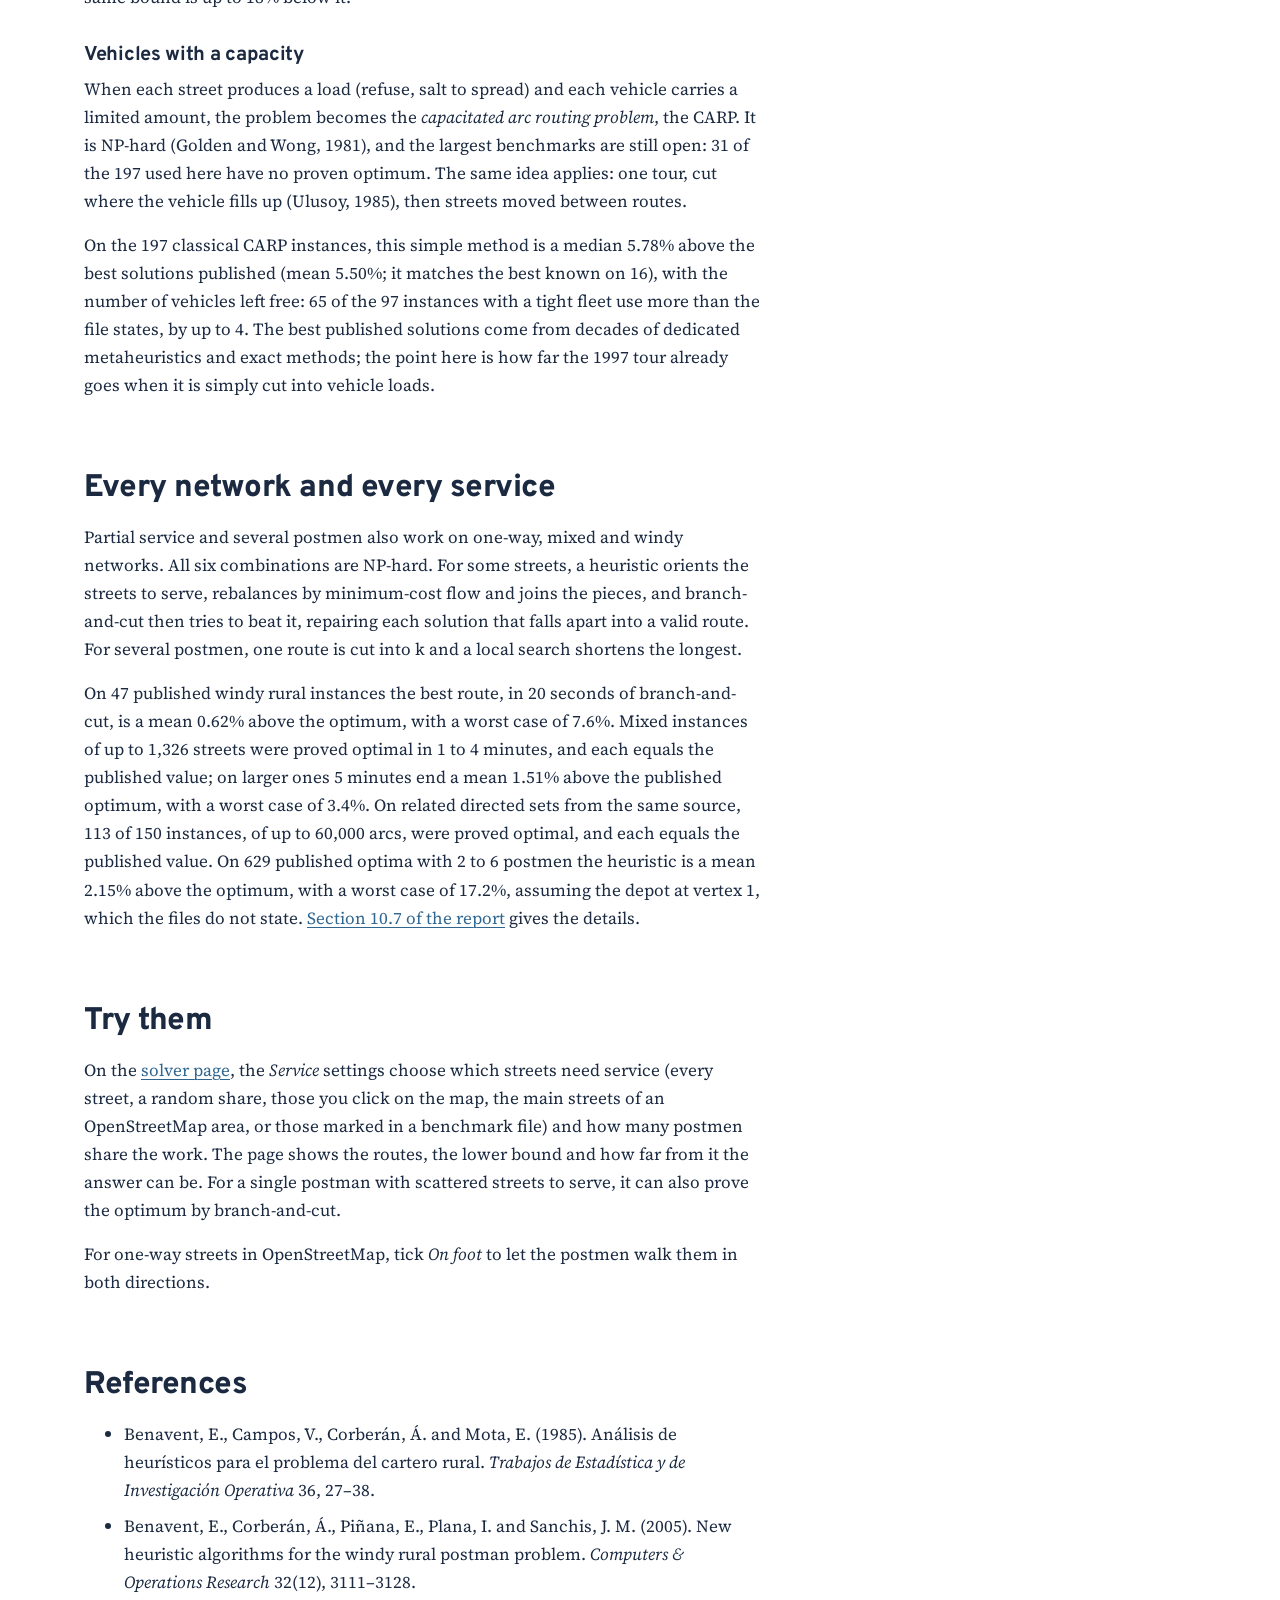
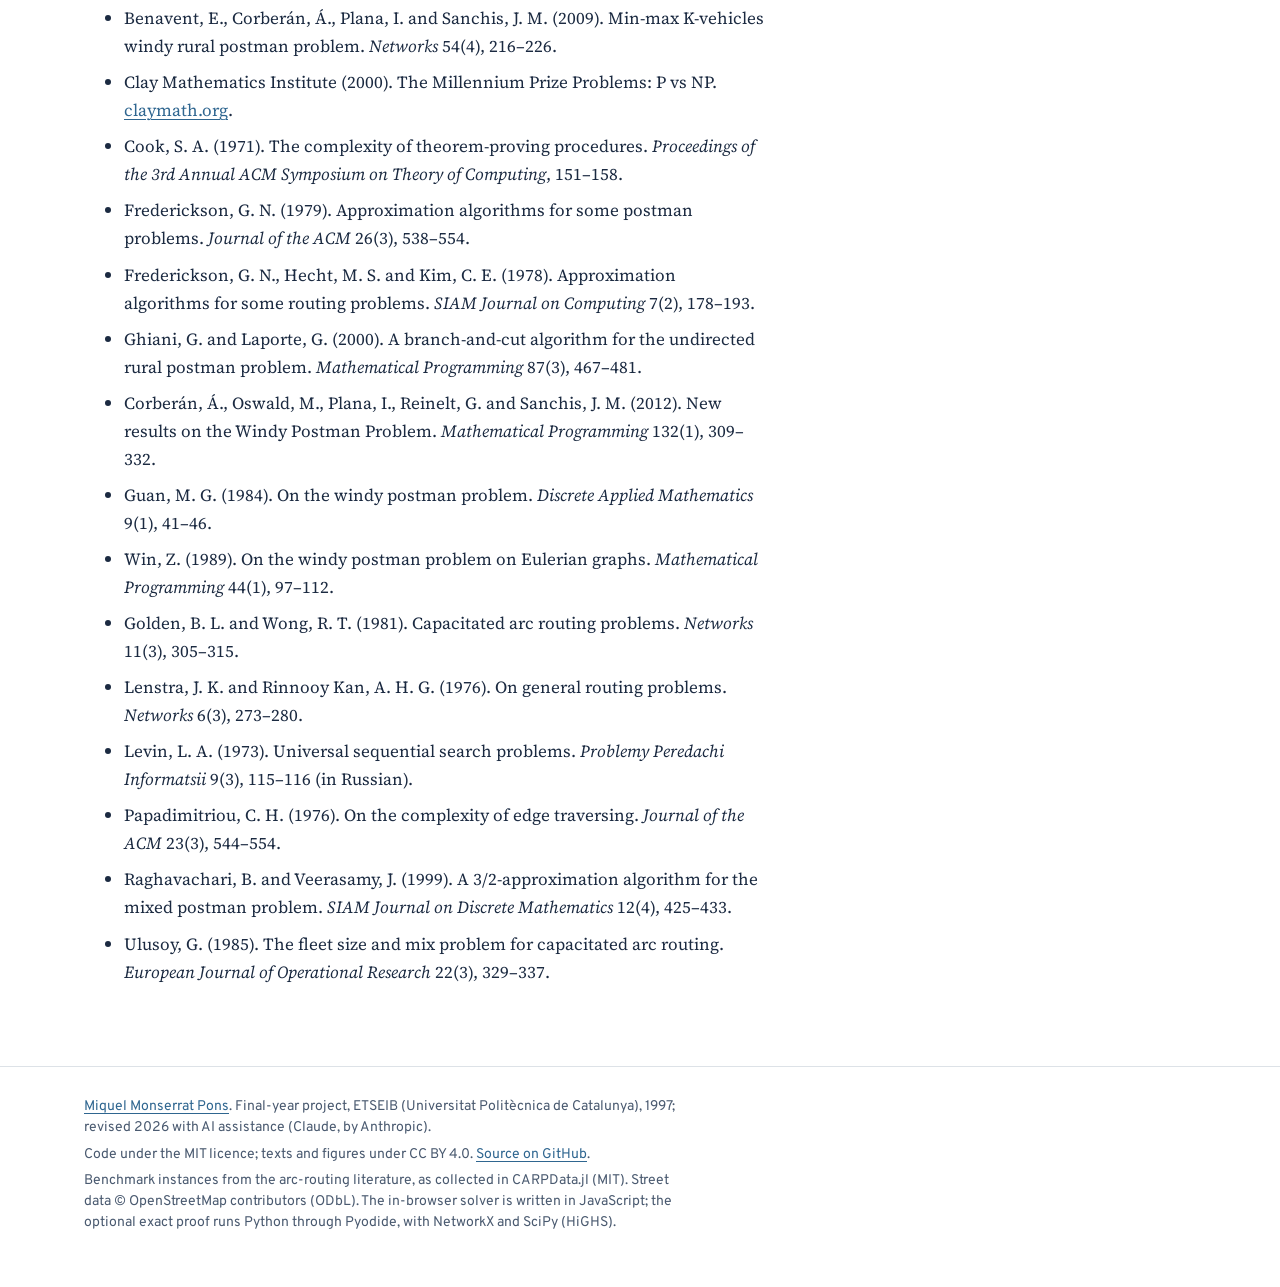
<file: docs/extensions/index.html>
<!doctype html>
<html lang="en">
<head>
<meta charset="utf-8">
<meta name="viewport" content="width=device-width, initial-scale=1">
<title>Extensions — The Chinese Postman Problem</title>
<meta name="description" content="The closing proposals and observations of the 1997 project, followed up: one-way streets, streets that need service only once, and several postmen. How hard each one is, and how close the answers come to the optimum.">
<link rel="preconnect" href="https://fonts.googleapis.com">
<link rel="preconnect" href="https://fonts.gstatic.com" crossorigin>
<link rel="stylesheet" href="https://fonts.googleapis.com/css2?family=Overpass:wght@400;600;700;800&family=Source+Serif+4:ital,opsz,wght@0,8..60,400;0,8..60,600;1,8..60,400&display=swap">
<link rel="stylesheet" href="../assets/site.css">
<link rel="icon" href="../assets/favicon.svg" type="image/svg+xml">
<link rel="canonical" href="https://miquelmp.github.io/chinese-postman-problem/extensions/">
<meta property="og:type" content="website">
<meta property="og:site_name" content="The Chinese Postman">
<meta property="og:title" content="Extensions — The Chinese Postman Problem">
<meta property="og:description" content="The closing proposals and observations of the 1997 project, followed up: one-way streets, streets that need service only once, and several postmen. How hard each one is, and how close the answers come to the optimum.">
<meta property="og:url" content="https://miquelmp.github.io/chinese-postman-problem/extensions/">
<meta property="og:image" content="https://miquelmp.github.io/chinese-postman-problem/assets/og-image.png">
<meta property="og:image:width" content="1200">
<meta property="og:image:height" content="630">
<meta property="og:image:alt" content="A street network shared among three postmen, each route in its own colour">
<meta name="twitter:card" content="summary_large_image">
<meta name="author" content="Miquel Monserrat Pons">
<script type="application/ld+json">{"@context": "https://schema.org", "@graph": [{"@type": "Person", "@id": "https://miquelmp.github.io/chinese-postman-problem/#author", "name": "Miquel Monserrat Pons", "alternateName": ["Miquel Monserrat i Pons", "Miquel Monserrat"], "jobTitle": "Industrial engineer", "url": "https://miquelmp.github.io/chinese-postman-problem/#author", "sameAs": ["https://www.linkedin.com/in/miquelmonserrat/", "https://github.com/miquelmp"], "alumniOf": {"@type": "CollegeOrUniversity", "name": "Escola Tècnica Superior d'Enginyeria Industrial de Barcelona (ETSEIB), Universitat Politècnica de Catalunya"}}, {"@type": "WebSite", "@id": "https://miquelmp.github.io/chinese-postman-problem/#website", "name": "The Chinese Postman Problem, 1997 and 2026", "url": "https://miquelmp.github.io/chinese-postman-problem/", "inLanguage": "en", "author": {"@id": "https://miquelmp.github.io/chinese-postman-problem/#author"}, "publisher": {"@id": "https://miquelmp.github.io/chinese-postman-problem/#author"}}]}</script>
</head>
<body>
<header class="site-header"><div class="inner"><a class="brand" href="../">The Chinese Postman</a><nav class="site-nav" aria-label="Main"><a href="../report/">2026 report</a><a href="../extensions/" aria-current="page">Extensions</a><a href="../try/">Solve a network</a><a href="../1997/">1997 report</a><a href="https://github.com/miquelmp/chinese-postman-problem">Code</a></nav></div></header>
<main class="wrap">
  <div class="prose reading" style="margin-top:2.5rem">
    <h1 style="font-size:var(--step-4)">The paths left open in 1997</h1>
    <p class="lede">The 1997 report ended with two proposed extensions and an observation about working shifts. Nearly thirty years later all three have been followed up, in the code and on the <a href="../try/">solver page</a>. This page explains what each extension asks, how hard it is to solve, and how close the answers come to the best possible.</p>
  </div>

  <section class="prose reading">
    <h2>How hard is hard?</h2>
    <p>A problem is <em>polynomial</em> when an algorithm is known whose running time grows like a power of the network size: twice the streets, a few times the work. Such problems can be solved exactly, with a proof of optimality, on city-sized networks. The Chinese Postman Problem of 1997 is one of them.</p>
    <p>A problem is <em>NP-hard</em> when it is at least as hard as every problem whose solutions can be checked in polynomial time. No polynomial algorithm is known for any of them, and finding one would settle the most famous open question in computer science. For these problems there are two honest answers. An <em>exact method</em>, here branch-and-cut (the heir of the 1997 branch-and-bound), finds the optimum and proves it, but its running time can explode on large networks. A <em>heuristic</em> answers quickly and comes with a <em>lower bound</em>: no route can be shorter than the bound, so the distance between the two is the most the heuristic can be off. Some heuristics also carry a <em>guarantee</em>, a proof that they are never more than a fixed factor from the optimum on any network.</p>
    <h3>P versus NP</h3>
    <p>Whether a polynomial algorithm can exist for these problems is the <em>P versus NP</em> question, posed formally by Cook (1971) and, independently, by Levin (1973). It is one of the seven Millennium Prize Problems announced by the Clay Mathematics Institute in 2000, each with a prize of one million dollars; of the seven, only the Poincaré conjecture has been solved. P versus NP is still open: proofs are claimed regularly, and none has been accepted.</p>
    <p>If P = NP were proved, every NP-hard problem on this page would have an exact polynomial algorithm, and heuristics would no longer be needed in principle. Two caveats: the proof might show that such an algorithm exists without showing how to build it, or it might give one whose running time grows with so high a power of the network size that it is useless in practice. Much of today's cryptography, which relies on some problems being hard, would also be at risk. If P ≠ NP, as most researchers expect, there is no shortcut, and the combination used here, already proposed in 1997, is the right one: an exact search as far as it can go, and beyond that a heuristic with a bound.</p>
    <p>The postman shows how thin the line is. Edmonds' method solves the Chinese Postman Problem in polynomial time, yet mixing one-way with two-way streets, leaving some streets without service, or adding a second postman is enough to put it on the other side.</p>
  </section>

  <section>
    <h2>What is solved</h2>
    <p>Each row is a kind of street network, and each column a kind of service. Each case links to its section of the report.</p>
    <div class="table-scroll">
      <table class="coverage">
        <thead><tr><th>Network</th><th>Every street</th><th>Only some streets</th><th>Several postmen</th></tr></thead>
        <tbody>
          <tr><th scope="row">Two-way</th>
            <td class="easy"><a href="../report/#32-edmonds-method"><strong>Polynomial</strong><br>Edmonds' matching</a></td>
            <td class="hard"><a href="../report/#103-the-rural-postman-problem"><strong>NP-hard</strong><br>Branch-and-cut, Frederickson</a></td>
            <td class="hard"><a href="../report/#104-several-postmen"><strong>NP-hard</strong><br>Split one tour, local search</a></td></tr>
          <tr><th scope="row">One-way</th>
            <td class="easy"><a href="../report/#63-directed-graphs"><strong>Polynomial</strong><br>Minimum-cost flow</a></td>
            <td class="hard"><a href="../report/#107-every-network-and-every-service"><strong>NP-hard</strong><br>Branch-and-cut, heuristic</a></td>
            <td class="hard"><a href="../report/#107-every-network-and-every-service"><strong>NP-hard</strong><br>Split one tour, local search</a></td></tr>
          <tr><th scope="row">Mixed one-way and two-way</th>
            <td class="hard"><a href="../report/#9-the-mixed-chinese-postman-problem"><strong>NP-hard</strong><br>Branch-and-cut, heuristic</a></td>
            <td class="hard"><a href="../report/#107-every-network-and-every-service"><strong>NP-hard</strong><br>Branch-and-cut, heuristic</a></td>
            <td class="hard"><a href="../report/#107-every-network-and-every-service"><strong>NP-hard</strong><br>Split one tour, local search</a></td></tr>
          <tr><th scope="row">A cost for each way</th>
            <td class="hard"><a href="../report/#106-the-windy-postman"><strong>NP-hard</strong><br>Win, branch-and-cut</a></td>
            <td class="hard"><a href="../report/#107-every-network-and-every-service"><strong>NP-hard</strong><br>Branch-and-cut, heuristic</a></td>
            <td class="hard"><a href="../report/#107-every-network-and-every-service"><strong>NP-hard</strong><br>Split one tour, local search</a></td></tr>
        </tbody>
      </table>
    </div>
    <p>Vehicles with a capacity (CARP) are a further case, on two-way networks: <a href="../report/#105-vehicles-with-a-capacity">section 10.5</a>.</p>

    <h2>Summary</h2>
    <div class="table-scroll">
      <table>
        <thead><tr><th>Problem</th><th>Complexity</th><th>Exact method</th><th>Heuristic and its guarantee</th><th>Measured distance from the optimum</th></tr></thead>
        <tbody>
          <tr><td>Every street, two-way</td><td>Polynomial</td><td>Matching (Edmonds), in polynomial time</td><td>Not needed</td><td>0: always optimal</td></tr>
          <tr><td>Every street, one-way</td><td>Polynomial</td><td>Minimum-cost flow, in polynomial time</td><td>Not needed</td><td>0: always optimal</td></tr>
          <tr><td>Every street, mixed one-way and two-way</td><td>NP-hard</td><td>Branch-and-cut: proved on every benchmark network, all towns of up to 400 junctions and 8 of 10 at 900 and 1,600</td><td>Orientation + balancing + local search. No approximation ratio is proved for this variant; the related heuristics of Frederickson are within 5/3, and Raghavachari and Veerasamy's within 3/2</td><td>Heuristic: mean 0.41%, worst 4.76% (121 networks solved exactly)</td></tr>
          <tr><td>Every street, first pass dearer than the next</td><td>Polynomial</td><td>Matching on the cost of later passes</td><td>Not needed</td><td>0: always optimal</td></tr>
          <tr><td>Every street, a cost for each way (windy postman)</td><td>NP-hard; polynomial if Eulerian</td><td>Branch-and-cut: 5 of 61 published instances in two minutes</td><td>Win (1989), at most 2 times the optimum</td><td>Mean 0.10%, worst 0.44% (99 published optima)</td></tr>
          <tr><td>Only some streets (rural postman)</td><td>NP-hard; polynomial when the streets to serve form one piece</td><td>Branch-and-cut: proved on all 57 benchmark networks and 10 of 18 synthetic towns within two minutes</td><td>Frederickson: never above 3/2 of the optimum; then local search</td><td>Frederickson: mean 2.63%, worst 8.33%; after local search: mean 0.66%, worst 4.75%</td></tr>
          <tr><td>Several postmen, shortest longest route</td><td>NP-hard</td><td>Branch-and-cut on small networks only</td><td>Split an optimal tour: never above 2 − 1/k of the optimum; then local search</td><td>Small networks, against the exact optimum: split alone mean 2.91%, after local search mean 0.02%, worst 1.25%</td></tr>
          <tr><td>Only some streets, on one-way, mixed or windy networks</td><td>NP-hard</td><td>Branch-and-cut: 45 of 61 one-way and 44 of 66 windy instances in 20 s, 6 of 12 mixed in 5 min</td><td>Orientation, rebalancing and joining. No approximation ratio is proved</td><td>Best route mean 0.62%, worst 7.6% (47 published windy instances, 20 s); mean 0.76%, worst 3.4% (12 published mixed instances, 5 min); 113 of 150 related directed instances proved</td></tr>
          <tr><td>Several postmen, on one-way, mixed or windy networks</td><td>NP-hard</td><td>Not attempted</td><td>Split one route, then local search. No approximation ratio is proved</td><td>Mean 2.15%, worst 17.2% (629 published optima, depot assumed)</td></tr>
          <tr><td>Fleet with vehicle capacity (CARP)</td><td>NP-hard</td><td>Not attempted here; the literature uses branch-cut-and-price</td><td>Split one tour by capacity (Ulusoy), then moves between routes</td><td>Against the best known solutions: median 5.78%, mean 5.50%, worst 14.78%</td></tr>
        </tbody>
      </table>
    </div>
  </section>

  <section class="prose reading">
    <h2>1. One-way streets</h2>
    <blockquote class="quote1997" lang="es"><p>“La resolución de CPP para el caso asimétrico, lo que permitiría su aplicación a un número mucho mayor de casos.”</p></blockquote>
    <p class="translation">“Solving the CPP for the asymmetric case, which would allow it to be applied to many more cases.” — 1997 report, chapter 13</p>
    <p>When every street is one-way, the problem stays polynomial: each junction must be left as often as it is entered, and the cheapest extra passes that balance every junction are a minimum-cost flow. The directed version therefore needs no heuristic at all.</p>
    <p>Real towns mix one-way and two-way streets, and this mixed problem is NP-hard (Papadimitriou, 1976). Branch-and-cut proves the optimum on every one of the 92 benchmark networks, in at most 5.8 seconds, on all 20 towns of up to 400 junctions and on 8 of the 10 towns of 900 and 1,600 junctions. A heuristic orients the two-way streets, balances the junctions exactly, and improves the result by reversing streets; on the benchmarks and towns where the optimum is proven, it averages 0.41% above it, and on a published test set, 2.09%, with a worst case of 5.8% where few streets are one-way. All 39 optima proved on that set equal the published values. On five real street networks from OpenStreetMap, the optimum is proved in at most 34 seconds and the heuristic is at most 3.1% above it. The method follows the orient-then-balance idea of Frederickson (1979), whose heuristic is never more than 5/3 of the optimum (3/2 on planar networks); Raghavachari and Veerasamy (1999) reached 3/2 on any network.</p>
    <p><a href="../report/#9-the-mixed-chinese-postman-problem">Chapter 9 of the 2026 report</a> gives the details.</p>
  </section>

  <section class="prose reading">
    <h2>Different costs each way</h2>
    <p>On a slope or against the wind, a street costs more one way than the other. This is the windy postman problem, which is NP-hard (Guan, 1984). Win (1989) solves an undirected postman on the average costs, then the problem exactly on the resulting network with all even junctions. On the 99 published optima of Corberán et al. (2012) the result is a mean 0.10% above the optimum, with a worst case of 0.44%, in seconds. On 10 of the 21 open instances it improves on the list on their page, read on 3 November 2026. Proving the optimum is the hard part here: branch-and-cut with HiGHS proves 5 of 61 instances in two minutes. <a href="../report/#106-the-windy-postman">Section 10.6 of the 2026 report</a> gives the details, and <a href="../try/">the solver</a> offers a hilly town.</p>
  </section>

  <section class="prose reading">
    <h2>2. The first pass costs more</h2>
    <blockquote class="quote1997" lang="es"><p>“Resolver el CPP (simétrico y/o asimétrico) con la variante de que [...] el valor asociado en cada arista variara en función de que fuera o no la primera vez que se recorre. Esto se adaptaría más a la situación de que una misma carretera puede tener una dificultad de recorrerla muy distinta en función de que esté nevada o la nieve esté ya apartada; o que una calle no costará tanto de recorrer con los contenedores recogidos o por recoger.”</p></blockquote>
    <p class="translation">“Solving the CPP (symmetric and/or asymmetric) with the variant that the value of each edge changes depending on whether or not it is the first time it is traversed. This would better match the fact that a road can be very different to drive depending on whether it is covered in snow or already cleared, or that a street costs less to drive once its bins have been emptied.” — 1997 report, chapter 13</p>
    <p>Today this is the distinction between <em>service</em> and <em>deadheading</em>: the pass that clears the snow or empties the bins, and any later pass that only travels. It leads to two problems of very different difficulty.</p>
    <h3>When every street needs service</h3>
    <p>Each street is served exactly once, so the service costs are fixed; only the extra passes can change, and they cost the travel price. The best tour is therefore the ordinary postman solution computed on the travel costs. The problem stays polynomial and is solved exactly, as in chapter 3 of the report.</p>
    <h3>When only some streets need service: the rural postman</h3>
    <p>Usually only some streets need service: the main roads when it snows, the commercial streets for night cleaning. The other streets may still be used to travel. This is the <em>rural postman problem</em>, and it is NP-hard (Lenstra and Rinnooy Kan, 1976). The difficulty is precise: if the streets to serve form a single connected piece, the old matching method still solves it exactly; when they fall into several pieces, choosing how to join the pieces is what is hard.</p>
    <ul>
      <li><strong>Heuristic.</strong> Join the pieces with a minimum spanning tree, then pair the odd junctions by a matching (Frederickson, 1979). It is never more than 3/2 of the optimum (Benavent, Campos, Corberán and Mota, 1985). A local search then moves streets within the route and reverses stretches of it.</li>
      <li><strong>Lower bound.</strong> The best of two arguments: every odd junction must be paired, and every piece must be reached from outside at least twice.</li>
      <li><strong>Exact method.</strong> Branch-and-cut on the junctions of the streets to serve, adding connectivity cuts whenever a solution falls apart (the model of Ghiani and Laporte, 2000).</li>
    </ul>
    <p>Of the 57 benchmark networks whose files mark only some streets for service, 51 have their streets to serve in a single piece and are solved exactly by matching, in at most 4 seconds; branch-and-cut proves the other 6 in at most 6 seconds. On 18 synthetic grid towns with 20% or 50% of the streets to serve, branch-and-cut proves 10 within two minutes, the largest with 387 streets to serve. Over the 16 networks with several pieces and a proven optimum, Frederickson's heuristic alone is a mean 2.63% above the optimum (worst 8.33%, well inside its guarantee of 50%), and the local search brings this to 0.66% (worst 4.75%). On the other 8 towns, with up to 870 streets to serve, the optimum is not proved in two minutes, but the best route is within 6.39% of the lower bound.</p>
  </section>

  <section class="prose reading">
    <h2>3. Several postmen</h2>
    <blockquote class="quote1997" lang="es"><p>“[...] el trabajo que se puede realizar en media jornada (o incluso en una jornada laboral entera), después de la cual se debe volver al punto de partida, es claramente limitado.”</p></blockquote>
    <p class="translation">“The work that can be done in half a working day, or even a whole one, after which one must return to the starting point, is clearly limited.” — 1997 report, chapter 13</p>
    <p>In 1997 this observation explained why networks in practice stay small. It also points to the next problem: a district too large for one shift is shared among several postmen, all starting and ending at the depot.</p>
    <h3>k postmen, the longest route as short as possible</h3>
    <p>This <em>min-max k-postmen problem</em> is NP-hard even when every street must be served (Frederickson, Hecht and Kim, 1978). The heuristic writes out one postman's tour, cuts it into k consecutive pieces at the points that make the longest route shortest (a dynamic programme finds the best cut points exactly), and then moves and swaps streets between routes. Cutting an optimal single tour is never worse than 2 − 1/k times the optimum: 1.5 for two postmen, 1.67 for three.</p>
    <p>On 62 small networks where branch-and-cut finds the exact optimum (two or three postmen), the best cut of one tour is a mean 2.91% above it, and never more than 27% (the guarantee allows 50% to 67%); after the local search the routes are optimal in 61 cases, and a mean 0.02% above the optimum (worst 1.25%). On 142 benchmark networks with 2 to 10 postmen the exact optimum is out of reach, and only the bound is available: the longest route is within a median 6.22% of it (worst 37.13%). Much of that distance is the bound's: on the small networks, where the optimum is known, the same bound is up to 18% below it.</p>
    <h3>Vehicles with a capacity</h3>
    <p>When each street produces a load (refuse, salt to spread) and each vehicle carries a limited amount, the problem becomes the <em>capacitated arc routing problem</em>, the CARP. It is NP-hard (Golden and Wong, 1981), and the largest benchmarks are still open: 31 of the 197 used here have no proven optimum. The same idea applies: one tour, cut where the vehicle fills up (Ulusoy, 1985), then streets moved between routes.</p>
    <p>On the 197 classical CARP instances, this simple method is a median 5.78% above the best solutions published (mean 5.50%; it matches the best known on 16), with the number of vehicles left free: 65 of the 97 instances with a tight fleet use more than the file states, by up to 4. The best published solutions come from decades of dedicated metaheuristics and exact methods; the point here is how far the 1997 tour already goes when it is simply cut into vehicle loads.</p>
  </section>

  <section class="prose reading">
    <h2>Every network and every service</h2>
    <p>Partial service and several postmen also work on one-way, mixed and windy networks. All six combinations are NP-hard. For some streets, a heuristic orients the streets to serve, rebalances by minimum-cost flow and joins the pieces, and branch-and-cut then tries to beat it, repairing each solution that falls apart into a valid route. For several postmen, one route is cut into k and a local search shortens the longest.</p>
    <p>On 47 published windy rural instances the best route, in 20 seconds of branch-and-cut, is a mean 0.62% above the optimum, with a worst case of 7.6%. Mixed instances of up to 1,326 streets were proved optimal in 1 to 4 minutes, and each equals the published value; on larger ones 5 minutes end a mean 1.51% above the published optimum, with a worst case of 3.4%. On related directed sets from the same source, 113 of 150 instances, of up to 60,000 arcs, were proved optimal, and each equals the published value. On 629 published optima with 2 to 6 postmen the heuristic is a mean 2.15% above the optimum, with a worst case of 17.2%, assuming the depot at vertex 1, which the files do not state. <a href="../report/#107-every-network-and-every-service">Section 10.7 of the report</a> gives the details.</p>
  </section>

  <section class="prose reading">
    <h2>Try them</h2>
    <p>On the <a href="../try/">solver page</a>, the <em>Service</em> settings choose which streets need service (every street, a random share, those you click on the map, the main streets of an OpenStreetMap area, or those marked in a benchmark file) and how many postmen share the work. The page shows the routes, the lower bound and how far from it the answer can be. For a single postman with scattered streets to serve, it can also prove the optimum by branch-and-cut.</p>
    <p>For one-way streets in OpenStreetMap, tick <em>On foot</em> to let the postmen walk them in both directions.</p>
  </section>

  <section class="prose reading">
    <h2>References</h2>
    <ul class="refs">
      <li>Benavent, E., Campos, V., Corberán, Á. and Mota, E. (1985). Análisis de heurísticos para el problema del cartero rural. <em>Trabajos de Estadística y de Investigación Operativa</em> 36, 27–38.</li>
      <li>Benavent, E., Corberán, Á., Piñana, E., Plana, I. and Sanchis, J. M. (2005). New heuristic algorithms for the windy rural postman problem. <em>Computers &amp; Operations Research</em> 32(12), 3111–3128.</li>
      <li>Benavent, E., Corberán, Á., Plana, I. and Sanchis, J. M. (2009). Min-max K-vehicles windy rural postman problem. <em>Networks</em> 54(4), 216–226.</li>
      <li>Clay Mathematics Institute (2000). The Millennium Prize Problems: P vs NP. <a href="https://www.claymath.org/millennium/p-vs-np/">claymath.org</a>.</li>
      <li>Cook, S. A. (1971). The complexity of theorem-proving procedures. <em>Proceedings of the 3rd Annual ACM Symposium on Theory of Computing</em>, 151–158.</li>
      <li>Frederickson, G. N. (1979). Approximation algorithms for some postman problems. <em>Journal of the ACM</em> 26(3), 538–554.</li>
      <li>Frederickson, G. N., Hecht, M. S. and Kim, C. E. (1978). Approximation algorithms for some routing problems. <em>SIAM Journal on Computing</em> 7(2), 178–193.</li>
      <li>Ghiani, G. and Laporte, G. (2000). A branch-and-cut algorithm for the undirected rural postman problem. <em>Mathematical Programming</em> 87(3), 467–481.</li>
      <li>Corberán, Á., Oswald, M., Plana, I., Reinelt, G. and Sanchis, J. M. (2012). New results on the Windy Postman Problem. <em>Mathematical Programming</em> 132(1), 309–332.</li>
      <li>Guan, M. G. (1984). On the windy postman problem. <em>Discrete Applied Mathematics</em> 9(1), 41–46.</li>
      <li>Win, Z. (1989). On the windy postman problem on Eulerian graphs. <em>Mathematical Programming</em> 44(1), 97–112.</li>
      <li>Golden, B. L. and Wong, R. T. (1981). Capacitated arc routing problems. <em>Networks</em> 11(3), 305–315.</li>
      <li>Lenstra, J. K. and Rinnooy Kan, A. H. G. (1976). On general routing problems. <em>Networks</em> 6(3), 273–280.</li>
      <li>Levin, L. A. (1973). Universal sequential search problems. <em>Problemy Peredachi Informatsii</em> 9(3), 115–116 (in Russian).</li>
      <li>Papadimitriou, C. H. (1976). On the complexity of edge traversing. <em>Journal of the ACM</em> 23(3), 544–554.</li>
      <li>Raghavachari, B. and Veerasamy, J. (1999). A 3/2-approximation algorithm for the mixed postman problem. <em>SIAM Journal on Discrete Mathematics</em> 12(4), 425–433.</li>
      <li>Ulusoy, G. (1985). The fleet size and mix problem for capacitated arc routing. <em>European Journal of Operational Research</em> 22(3), 329–337.</li>
    </ul>
  </section>
</main>
<footer class="site-footer"><div class="inner"><p><a href="https://www.linkedin.com/in/miquelmonserrat/" rel="author">Miquel Monserrat Pons</a>. Final-year project, ETSEIB (Universitat Politècnica de Catalunya), 1997; revised 2026 with AI assistance (Claude, by Anthropic).</p><p>Code under the MIT licence; texts and figures under CC BY 4.0. <a href="https://github.com/miquelmp/chinese-postman-problem">Source on GitHub</a>.</p><p>Benchmark instances from the arc-routing literature, as collected in CARPData.jl (MIT). Street data © OpenStreetMap contributors (ODbL). The in-browser solver is written in JavaScript; the optional exact proof runs Python through Pyodide, with NetworkX and SciPy (HiGHS).</p></div></footer>
</body>
</html>
</file>
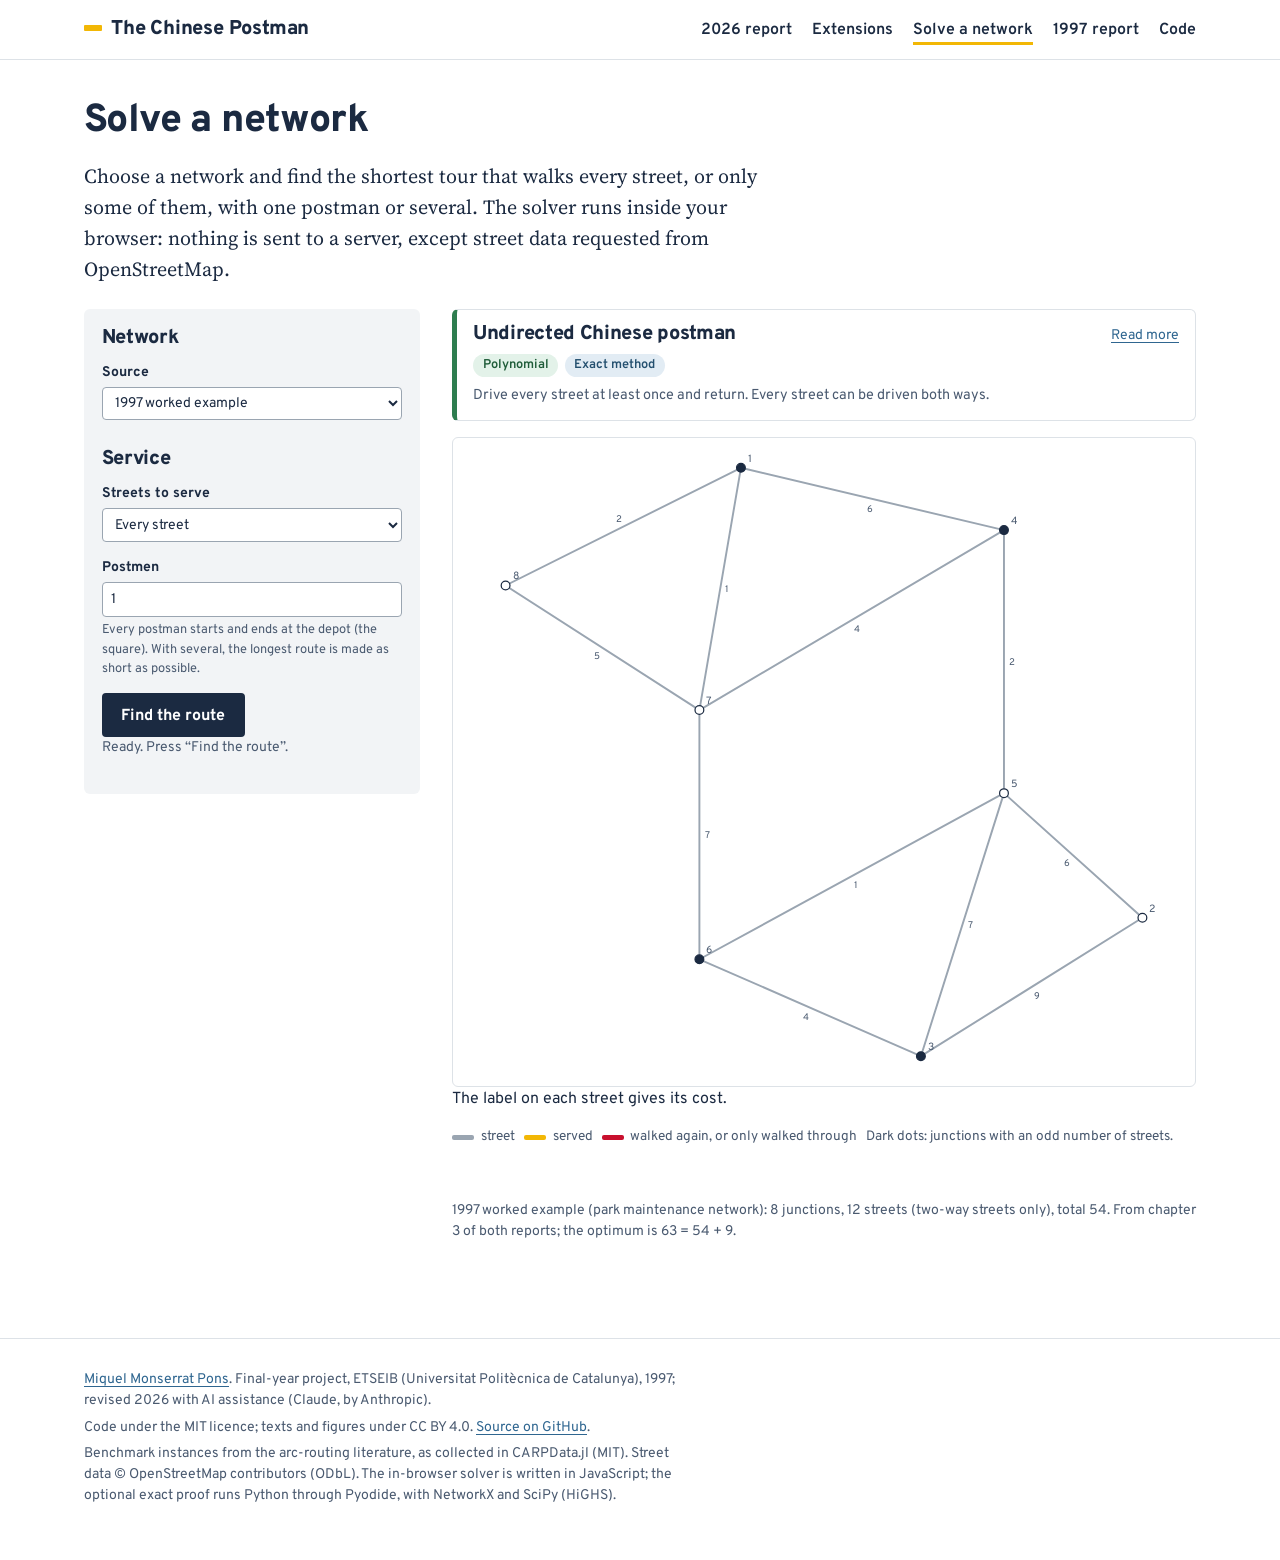
<file: docs/try/index.html>
<!doctype html>
<html lang="en">
<head>
<meta charset="utf-8">
<meta name="viewport" content="width=device-width, initial-scale=1">
<title>Solve a network — The Chinese Postman Problem</title>
<meta name="description" content="Run the Chinese Postman solver in your browser on examples, your own files or an area of OpenStreetMap.">
<link rel="preconnect" href="https://fonts.googleapis.com">
<link rel="preconnect" href="https://fonts.gstatic.com" crossorigin>
<link rel="stylesheet" href="https://fonts.googleapis.com/css2?family=Overpass:wght@400;600;700;800&family=Source+Serif+4:ital,opsz,wght@0,8..60,400;0,8..60,600;1,8..60,400&display=swap">
<link rel="stylesheet" href="../assets/site.css">
<link rel="icon" href="../assets/favicon.svg" type="image/svg+xml">
<link rel="canonical" href="https://miquelmp.github.io/chinese-postman-problem/try/">
<meta property="og:type" content="website">
<meta property="og:site_name" content="The Chinese Postman">
<meta property="og:title" content="Solve a network — The Chinese Postman Problem">
<meta property="og:description" content="Run the Chinese Postman solver in your browser on examples, your own files or an area of OpenStreetMap.">
<meta property="og:url" content="https://miquelmp.github.io/chinese-postman-problem/try/">
<meta property="og:image" content="https://miquelmp.github.io/chinese-postman-problem/assets/og-image.png">
<meta property="og:image:width" content="1200">
<meta property="og:image:height" content="630">
<meta property="og:image:alt" content="A street network shared among three postmen, each route in its own colour">
<meta name="twitter:card" content="summary_large_image">
<meta name="author" content="Miquel Monserrat Pons">
<script type="application/ld+json">{"@context": "https://schema.org", "@graph": [{"@type": "Person", "@id": "https://miquelmp.github.io/chinese-postman-problem/#author", "name": "Miquel Monserrat Pons", "alternateName": ["Miquel Monserrat i Pons", "Miquel Monserrat"], "jobTitle": "Industrial engineer", "url": "https://miquelmp.github.io/chinese-postman-problem/#author", "sameAs": ["https://www.linkedin.com/in/miquelmonserrat/", "https://github.com/miquelmp"], "alumniOf": {"@type": "CollegeOrUniversity", "name": "Escola Tècnica Superior d'Enginyeria Industrial de Barcelona (ETSEIB), Universitat Politècnica de Catalunya"}}, {"@type": "WebSite", "@id": "https://miquelmp.github.io/chinese-postman-problem/#website", "name": "The Chinese Postman Problem, 1997 and 2026", "url": "https://miquelmp.github.io/chinese-postman-problem/", "inLanguage": "en", "author": {"@id": "https://miquelmp.github.io/chinese-postman-problem/#author"}, "publisher": {"@id": "https://miquelmp.github.io/chinese-postman-problem/#author"}}, {"@type": "WebApplication", "name": "Chinese Postman solver", "url": "https://miquelmp.github.io/chinese-postman-problem/try/", "applicationCategory": "EducationalApplication", "operatingSystem": "Any (web browser)", "offers": {"@type": "Offer", "price": "0", "priceCurrency": "EUR"}, "author": {"@id": "https://miquelmp.github.io/chinese-postman-problem/#author"}}]}</script>
</head>
<body>
<header class="site-header"><div class="inner"><a class="brand" href="../">The Chinese Postman</a><nav class="site-nav" aria-label="Main"><a href="../report/">2026 report</a><a href="../extensions/">Extensions</a><a href="../try/" aria-current="page">Solve a network</a><a href="../1997/">1997 report</a><a href="https://github.com/miquelmp/chinese-postman-problem">Code</a></nav></div></header>
<main class="wrap">
  <div class="prose" style="margin-top:2.5rem">
    <h1 style="font-size:var(--step-4)">Solve a network</h1>
    <p class="lede">Choose a network and find the shortest tour that walks every street, or only some of them, with one postman or several. The solver runs inside your browser: nothing is sent to a server, except street data requested from OpenStreetMap.</p>
  </div>

  <div class="app">
    <form class="panel" id="controls" onsubmit="return false">
      <h2>Network</h2>
      <div class="field">
        <label for="source">Source</label>
        <select id="source">
          <option value="example1997">1997 worked example</option>
          <option value="konigsberg">Bridges of Königsberg</option>
          <option value="petersen">Petersen graph</option>
          <option value="grid">Grid town</option>
          <option value="delaunay">Organic town</option>
          <option value="oneway-grid">One-way grid</option>
          <option value="mixed-town">Town with one-way streets</option>
          <option value="hilly-town">Hilly town (windy postman)</option>
          <option value="benchmark">Benchmark network</option>
          <option value="upload">Your file (.GRA)</option>
          <option value="osm">An area of OpenStreetMap</option>
        </select>
      </div>

      <div class="field" data-for="grid oneway-grid mixed-town hilly-town">
        <label for="side">Blocks per side</label>
        <input id="side" type="number" min="3" max="40" value="10">
      </div>
      <div class="field" data-for="delaunay">
        <label for="junctions">Junctions</label>
        <input id="junctions" type="number" min="10" max="1500" value="150">
      </div>
      <div class="field" data-for="mixed-town">
        <label for="oneway">Share of one-way streets: <output id="oneway-out">60%</output></label>
        <input id="oneway" type="range" min="0" max="1" step="0.05" value="0.6">
      </div>
      <div class="field" data-for="grid delaunay oneway-grid mixed-town hilly-town">
        <button class="text-button" id="reseed" type="button">Generate another town</button>
      </div>
      <div class="field" data-for="benchmark">
        <label for="bench">Instance</label>
        <select id="bench"></select>
        <span class="hint">Classical arc-routing benchmarks; see the 2026 report, chapter 7.</span>
      </div>
      <div class="field" data-for="upload">
        <label for="file">File in the 1997 .GRA format</label>
        <input id="file" type="file" accept=".gra,.GRA,.txt">
        <span class="hint">First line: junctions. Second: streets. Then one line per street: <code>from to cost</code>. Up to 2,500 junctions; for larger networks use the Python package.</span>
      </div>
      <div class="field" data-for="osm">
        <span class="hint">Pan and zoom the map to a few blocks (up to about 1 km², or 1,500 junctions), then fetch the streets. One-way streets are kept.</span>
        <button class="button secondary" id="fetch-osm" type="button">Fetch streets in this view</button>
      </div>

      <h2 class="panel-sub">Service</h2>
      <div class="field">
        <label for="serve">Streets to serve</label>
        <select id="serve">
          <option value="all">Every street</option>
          <option value="share">A share of the streets</option>
          <option value="pick">Choose on the map</option>
          <option value="main">Main streets only</option>
          <option value="marked">As marked in the file</option>
        </select>
      </div>
      <div class="field" id="share-field" hidden>
        <label for="serve-share">Share to serve: <output id="serve-out">40%</output></label>
        <input id="serve-share" type="range" min="0.1" max="0.9" step="0.05" value="0.4">
        <button class="text-button" id="reshare" type="button">Choose other streets</button>
      </div>
      <div class="field" id="pick-field" hidden>
        <p class="hint">Click or tap a street to add or remove it.</p>
        <p class="pick-count" id="pick-count" role="status" aria-live="polite"></p>
        <div class="pick-buttons">
          <button class="text-button" id="pick-all" type="button">Select all</button>
          <button class="text-button" id="pick-none" type="button">Clear</button>
        </div>
      </div>
      <div class="field">
        <label for="postmen">Postmen</label>
        <input id="postmen" type="number" min="1" max="8" value="1">
        <span class="hint">Every postman starts and ends at the depot (the square). With several, the longest route is made as short as possible.</span>
        <span class="hint" id="depot-hint" hidden>Click or tap a junction to move the depot.</span>
      </div>
      <div class="field" data-for="osm">
        <label class="check"><input id="on-foot" type="checkbox"> On foot: one-way rules do not apply</label>
      </div>
      <p class="hint" id="service-hint"></p>

      <button class="button" id="solve" type="button" disabled>Find the route</button>
      <p class="status" id="status" role="status" aria-live="polite">Loading…</p>
    </form>

    <div class="stage">
      <section class="problem-card" id="problem" aria-live="polite" hidden>
        <div class="problem-head">
          <h2 id="problem-name"></h2>
          <a id="problem-link" href="../report/">Read more</a>
        </div>
        <ul class="chips" id="problem-chips"></ul>
        <p id="problem-text"></p>
      </section>
      <div id="osm-map" class="hidden"></div>
      <div class="stage-frame">
        <svg id="net" role="img" aria-label="Street network"></svg>
        <div class="stage-empty" id="empty">The network appears here.</div>
      </div>
      <p class="hint" id="cost-hint" hidden></p>
      <div class="player" id="player" hidden>
        <button class="button secondary" id="play" type="button">Play the tour</button>
        <button class="text-button" id="final" type="button">Show the whole route</button>
        <label>Speed <input id="speed" type="range" min="0" max="5" step="1" value="1"></label>
        <span id="progress"></span>
      </div>
      <p class="hint legend" id="legend"></p>
      <ul class="routes" id="routes" hidden></ul>
      <dl class="stats" id="stats" hidden></dl>
      <p id="method" class="status"></p>
      <div class="panel" id="proof" hidden style="margin:1rem 0">
        <h2>Prove the optimum</h2>
        <p id="proof-text" style="max-width:var(--measure)"></p>
        <div class="row" id="proof-controls" style="align-items:end;max-width:32rem">
          <div class="field" style="margin:0">
            <label for="time-limit">Time limit</label>
            <select id="time-limit">
              <option value="10">10 seconds</option>
              <option value="30" selected>30 seconds</option>
              <option value="120">2 minutes</option>
            </select>
          </div>
          <button class="button secondary" id="prove" type="button">Prove optimality</button>
        </div>
        <p class="status" id="proof-status" role="status" aria-live="polite"></p>
      </div>
      <div class="download-row" id="downloads" hidden>
        <button class="text-button" id="dl-tour" type="button">Download the tour (CSV)</button>
        <button class="text-button" id="dl-net" type="button">Download the network (JSON)</button>
      </div>
      <p id="note" class="status"></p>
    </div>
  </div>
</main>
<footer class="site-footer"><div class="inner"><p><a href="https://www.linkedin.com/in/miquelmonserrat/" rel="author">Miquel Monserrat Pons</a>. Final-year project, ETSEIB (Universitat Politècnica de Catalunya), 1997; revised 2026 with AI assistance (Claude, by Anthropic).</p><p>Code under the MIT licence; texts and figures under CC BY 4.0. <a href="https://github.com/miquelmp/chinese-postman-problem">Source on GitHub</a>.</p><p>Benchmark instances from the arc-routing literature, as collected in CARPData.jl (MIT). Street data © OpenStreetMap contributors (ODbL). The in-browser solver is written in JavaScript; the optional exact proof runs Python through Pyodide, with NetworkX and SciPy (HiGHS).</p></div></footer>
<script src="../assets/net.js"></script>
<script src="app.js"></script>
</body>
</html>
</file>
<file: docs/assets/site.css>
/* The Chinese Postman — site styles.
   Identity: street signage and postal routes. Overpass (Highway Gothic lineage) for interface and
   headings, Source Serif 4 for reading. Yellow = the postman's route, red = streets driven twice. */

:root {
  --paper: #ffffff;
  --panel: #f2f4f6;
  --ink: #1b2a41;
  --ink-soft: #4a5a70;
  --street: #9aa5b1;
  --street-faint: #d3d9df;
  --route: #f2b705;
  --repeat: #c8102e;
  --link: #2f6690;
  --rule: #dde2e7;
  --focus: #2f6690;
  --sans: "Overpass", "Segoe UI", system-ui, sans-serif;
  --serif: "Source Serif 4", Georgia, "Times New Roman", serif;
  --measure: 68ch;
  --step--1: 0.875rem;
  --step-0: 1rem;
  --step-1: 1.25rem;
  --step-2: 1.563rem;
  --step-3: 1.953rem;
  --step-4: 2.441rem;
  --step-5: 3.052rem;
  color-scheme: light;
}

* { box-sizing: border-box; }
html { -webkit-text-size-adjust: 100%; }
body {
  margin: 0;
  background: var(--paper);
  color: var(--ink);
  font-family: var(--sans);
  font-size: var(--step-0);
  line-height: 1.5;
}

a { color: var(--link); text-underline-offset: 0.18em; text-decoration-thickness: 1px; }
a:hover { text-decoration-thickness: 2px; }
:focus-visible { outline: 3px solid var(--focus); outline-offset: 2px; border-radius: 2px; }

/* ---------- header and footer ---------- */
.site-header {
  border-bottom: 1px solid var(--rule);
}
.site-header .inner {
  max-width: 72rem; margin: 0 auto; padding: 0.9rem 1.25rem;
  display: flex; flex-wrap: wrap; align-items: baseline; gap: 0.5rem 1.75rem;
}
.brand {
  font-weight: 800; font-size: var(--step-1); color: var(--ink); text-decoration: none;
  letter-spacing: -0.01em; margin-right: auto;
}
.brand::before {
  content: ""; display: inline-block; width: 0.9em; height: 0.28em; margin-right: 0.45em;
  background: var(--route); vertical-align: 0.18em; border-radius: 1px;
}
.site-nav { display: flex; flex-wrap: wrap; gap: 0.25rem 1.25rem; }
.site-nav a { color: var(--ink); text-decoration: none; font-weight: 600; padding: 0.15rem 0; }
.site-nav a:hover, .site-nav a[aria-current="page"] { box-shadow: inset 0 -3px 0 var(--route); }

.site-footer {
  border-top: 1px solid var(--rule); margin-top: 5rem; color: var(--ink-soft); font-size: var(--step--1);
}
.site-footer .inner { max-width: 72rem; margin: 0 auto; padding: 1.5rem 1.25rem 3rem; }
.site-footer p { margin: 0.35rem 0; max-width: var(--measure); }

/* ---------- layout ---------- */
.wrap { max-width: 72rem; margin: 0 auto; padding: 0 1.25rem; }
.prose { max-width: var(--measure); }
section { margin-top: 4.5rem; }

h1, h2, h3 { font-family: var(--sans); line-height: 1.15; letter-spacing: -0.015em; }
h1 { font-size: var(--step-5); font-weight: 800; margin: 0 0 1rem; }
h2 { font-size: var(--step-3); font-weight: 800; margin: 0 0 1rem; }
h3 { font-size: var(--step-1); font-weight: 700; margin: 2rem 0 0.5rem; }
p { margin: 0 0 1rem; }
.lede { font-family: var(--serif); font-size: var(--step-1); line-height: 1.55; color: var(--ink); }
.reading p, .reading li { font-family: var(--serif); font-size: 1.0625rem; line-height: 1.65; }

/* ---------- hero ---------- */
.hero {
  display: grid; grid-template-columns: minmax(0, 1fr) minmax(0, 1.05fr); gap: 2.5rem 3.5rem;
  align-items: center; padding: 3.5rem 0 1rem;
}
.hero h1 { max-width: 13ch; }
.hero .actions { display: flex; flex-wrap: wrap; gap: 0.75rem 1.25rem; align-items: center; margin-top: 1.75rem; }
.hero-figure { margin: 0; }
.hero-figure svg { width: 100%; height: auto; display: block; }
.hero-figure figcaption { font-size: var(--step--1); color: var(--ink-soft); margin-top: 0.5rem; display: flex; flex-wrap: wrap; gap: 0.4rem 1.25rem; align-items: center; }

.button {
  display: inline-flex; align-items: center; gap: 0.5rem; font: inherit; font-weight: 700;
  background: var(--ink); color: #fff; border: 2px solid var(--ink); border-radius: 4px;
  padding: 0.55rem 1.1rem 0.45rem; text-decoration: none; cursor: pointer;
}
.button:hover { background: #24395a; }
.button.secondary { background: transparent; color: var(--ink); }
.button.secondary:hover { background: var(--panel); }
.button[disabled] { opacity: 0.45; cursor: not-allowed; }
.text-button {
  font: inherit; font-weight: 600; background: none; border: 0; padding: 0.2rem 0; color: var(--link);
  cursor: pointer; text-decoration: underline; text-underline-offset: 0.18em;
}

.key { display: inline-flex; align-items: center; gap: 0.4rem; }
.key i { display: inline-block; width: 1.4rem; height: 0.3rem; border-radius: 2px; }
.key .k-route { background: var(--route); }
.key .k-repeat { background: var(--repeat); }
.key .k-odd { width: 0.6rem; height: 0.6rem; border-radius: 50%; background: var(--ink); }
.key .k-street { background: var(--street); }
.key .k-optional { background: var(--street-faint); }
.key .k-depot { width: 0.75rem; height: 0.75rem; background: var(--ink); border-radius: 0; }
.routes { list-style: none; padding: 0; margin: 0.5rem 0 1rem; display: flex; flex-wrap: wrap; gap: 0.35rem 1.25rem; font-size: var(--step--1); }
.routes li { display: inline-flex; align-items: center; gap: 0.4rem; }
.routes i { display: inline-block; width: 1.4rem; height: 0.3rem; border-radius: 2px; }

/* ---------- network drawings ---------- */
.net .street { stroke: var(--street); stroke-width: 2.2; fill: none; stroke-linecap: round; }
.net .street.oneway { stroke-dasharray: none; }
.net .street.done { stroke: var(--route); stroke-width: 4; }
.net .street.twice { stroke: var(--repeat); stroke-width: 4; }
.net .node { fill: #fff; stroke: var(--ink); stroke-width: 1.4; }
.net .node.odd { fill: var(--ink); }
.net .label { font-family: var(--sans); font-size: 12px; fill: var(--ink-soft); }
.net .weight { font-family: var(--sans); font-size: 11px; fill: var(--ink-soft); }
.coverage { border-collapse: separate; border-spacing: 4px; width: 100%; font-size: 0.9rem; }
.coverage th { text-align: left; }
.coverage td { padding: 0.5rem 0.65rem; border-radius: 6px; vertical-align: top; }
.coverage td a { color: inherit; text-decoration: none; display: block; }
.coverage td a:hover strong { text-decoration: underline; }
.coverage td.easy { background: #e3f2e9; color: #1f5c39; }
.coverage td.hard { background: #fdf1cc; color: #6b5000; }
.problem-card { border: 1px solid var(--rule); border-left: 5px solid var(--street); border-radius: 6px; padding: 0.8rem 1rem; margin: 0 0 1rem; background: var(--paper); }
.problem-card[data-tone="easy"] { border-left-color: #2e7d4f; }
.problem-card[data-tone="hard"] { border-left-color: var(--route); }
.problem-head { display: flex; flex-wrap: wrap; align-items: baseline; justify-content: space-between; gap: 0.25rem 1rem; }
.problem-head h2 { font-size: var(--step-1); margin: 0; }
.problem-head a { font-size: var(--step--1); }
.chips { list-style: none; display: flex; flex-wrap: wrap; gap: 0.4rem; margin: 0.5rem 0; padding: 0; }
.chip { font-size: 0.8rem; font-weight: 600; line-height: 1.2; padding: 0.25rem 0.6rem; border-radius: 999px; background: var(--panel); color: var(--ink); }
.chip.easy { background: #e3f2e9; color: #1f5c39; }
.chip.hard { background: #fdf1cc; color: #6b5000; }
.chip.method { background: #e2ecf4; color: #24506f; }
.chip.off { background: var(--panel); color: var(--ink-soft); }
.problem-card p { margin: 0; font-size: 0.9rem; color: var(--ink-soft); }
.net .hit { stroke: transparent; stroke-width: 12; fill: none; pointer-events: stroke; }
.net .hit.pickable { cursor: pointer; }
.net .junction-hit { fill: transparent; stroke: none; pointer-events: all; cursor: pointer; }
.net.picking .street:not(.optional):not(.done):not(.twice) { stroke: var(--ink); }
.net .tip { pointer-events: none; }
.net .tip rect { fill: var(--ink); }
.net .tip text { font-family: var(--sans); fill: #fff; }
.net .postman { fill: var(--ink); stroke: var(--route); stroke-width: 3; }
.net .postman.crew { stroke: #fff; stroke-width: 2; }
.net .street.optional { stroke: var(--street-faint); }
.net .street.optional.twice { stroke: var(--repeat); }
.net .depot { fill: var(--ink); stroke: #fff; stroke-width: 2; }
.net .arrow { fill: var(--street); }

/* ---------- tables, figures ---------- */
table { border-collapse: collapse; width: 100%; font-size: var(--step--1); margin: 1rem 0 1.5rem; }
th, td { text-align: left; padding: 0.5rem 0.75rem 0.4rem 0; border-bottom: 1px solid var(--rule); vertical-align: top; }
th { font-weight: 700; border-bottom: 2px solid var(--ink); }
.table-scroll { overflow-x: auto; }
figure.chart { margin: 2.5rem 0; max-width: 52rem; }
figure.chart svg { width: 100%; height: auto; display: block; }
figure.chart figcaption { font-size: var(--step--1); color: var(--ink-soft); margin-top: 0.4rem; max-width: var(--measure); }

/* ---------- signposts (destinations) ---------- */
.signposts { list-style: none; padding: 0; margin: 1.5rem 0 0; border-top: 2px solid var(--ink); }
.signposts li { border-bottom: 1px solid var(--rule); padding: 1.1rem 0; display: grid; grid-template-columns: minmax(12rem, 18rem) 1fr; gap: 0.25rem 2rem; align-items: baseline; }
.signposts a { font-size: var(--step-1); font-weight: 800; text-decoration: none; color: var(--ink); }
.signposts a:hover { box-shadow: inset 0 -4px 0 var(--route); }
.signposts p { margin: 0; color: var(--ink-soft); }

/* ---------- report pages ---------- */
.report { max-width: var(--measure); margin: 0 auto; }
.report h1 { font-size: var(--step-4); margin-top: 3rem; }
.report h2 { font-size: var(--step-2); margin-top: 3.5rem; padding-top: 1rem; border-top: 2px solid var(--ink); }
.report h3 { font-size: var(--step-1); }
.report p, .report li { font-family: var(--serif); font-size: 1.0625rem; line-height: 1.65; }
.report td, .report th { font-family: var(--sans); }
.report pre { background: var(--panel); padding: 0.9rem 1rem; overflow-x: auto; border-radius: 4px; font-size: 0.9rem; }
.report code { font-size: 0.92em; }
.report .math-display { overflow-x: auto; margin: 1.25rem 0; }
.report .byline { color: var(--ink-soft); font-family: var(--sans); }
.report-layout { display: grid; grid-template-columns: 15rem minmax(0, 1fr); gap: 3rem; max-width: 72rem; margin: 0 auto; padding: 0 1.25rem; }
.toc { position: sticky; top: 1rem; align-self: start; font-size: var(--step--1); max-height: calc(100vh - 2rem); overflow-y: auto; padding-top: 3.2rem; }
.toc ol { list-style: none; padding: 0; margin: 0; }
.toc li { margin: 0.3rem 0; }
.toc a { color: var(--ink-soft); text-decoration: none; }
.toc a:hover { color: var(--ink); text-decoration: underline; }
.download-row { display: flex; flex-wrap: wrap; gap: 0.75rem 1.25rem; align-items: center; margin: 1rem 0 2rem; }

/* ---------- 1997 viewer ---------- */
.pdf-frame { width: 100%; height: 85vh; border: 1px solid var(--rule); border-radius: 4px; background: var(--panel); }
.chapters { columns: 2 18rem; column-gap: 2.5rem; padding-left: 1.2rem; }
.chapters li { break-inside: avoid; margin: 0.2rem 0; }

/* ---------- try page ---------- */
.app { display: grid; grid-template-columns: 21rem minmax(0, 1fr); gap: 1.5rem 2rem; margin-top: 1.5rem; }
.panel { background: var(--panel); border-radius: 6px; padding: 1.1rem 1.1rem 1.25rem; align-self: start; }
.panel h2 { font-size: var(--step-1); margin: 0 0 0.75rem; }
.field { display: grid; gap: 0.25rem; margin-bottom: 0.9rem; }
.field label, .field legend { font-weight: 700; font-size: var(--step--1); }
.field .hint { font-size: 0.8rem; color: var(--ink-soft); }
select, input[type="number"], input[type="file"] {
  font: inherit; font-size: var(--step--1); padding: 0.4rem 0.5rem; border: 1px solid var(--street);
  border-radius: 4px; background: #fff; color: var(--ink); width: 100%;
}
input[type="range"] { width: 100%; accent-color: var(--ink); }
.row { display: grid; grid-template-columns: 1fr 1fr; gap: 0.6rem; }
.stage { min-width: 0; }
.stage-frame { border: 1px solid var(--rule); border-radius: 6px; background: #fff; position: relative; min-height: 22rem; }
.stage-frame svg { width: 100%; height: auto; display: block; max-height: 72vh; }
.stage-empty { position: absolute; inset: 0; display: grid; place-items: center; color: var(--ink-soft); text-align: center; padding: 2rem; }
.player { display: flex; flex-wrap: wrap; align-items: center; gap: 0.6rem 1rem; margin: 0.75rem 0; font-size: var(--step--1); }
.player input[type="range"] { width: 9rem; }
.status { font-size: var(--step--1); color: var(--ink-soft); min-height: 1.5em; }
.status.error { color: var(--repeat); font-weight: 600; }
.stats { display: grid; grid-template-columns: repeat(auto-fit, minmax(9.5rem, 1fr)); gap: 0.75rem 1.5rem; margin: 1rem 0; padding: 0; }
.stats div { border-top: 2px solid var(--ink); padding-top: 0.35rem; }
.stats dt { font-size: 0.8rem; color: var(--ink-soft); }
.stats dd { margin: 0; font-size: var(--step-1); font-weight: 800; font-variant-numeric: tabular-nums; }
#osm-map { height: 22rem; border-radius: 6px; border: 1px solid var(--rule); margin-bottom: 0.75rem; }
.hidden, [hidden] { display: none !important; }

/* ---------- responsive ---------- */
@media (max-width: 60rem) {
  .hero { grid-template-columns: 1fr; padding-top: 2rem; }
  .app { grid-template-columns: 1fr; }
  .report-layout { grid-template-columns: 1fr; }
  .toc { position: static; max-height: none; padding-top: 1rem; }
  h1 { font-size: var(--step-4); }
}
@media (max-width: 36rem) {
  .signposts li { grid-template-columns: 1fr; }
  .row { grid-template-columns: 1fr; }
}
@media (prefers-reduced-motion: reduce) {
  * { scroll-behavior: auto !important; }
}

/* How to cite */
.citation {
  font-family: var(--serif); padding-left: 1.5em; text-indent: -1.5em;
  overflow-wrap: anywhere;
}

/* Solver page: service settings */
.panel h2.panel-sub { margin-top: 1.75rem; }
.field label.check { display: flex; gap: 0.5rem; align-items: center; font-weight: 400; font-size: var(--step-0); }
.panel > .hint { font-size: 0.85rem; color: var(--ink-soft); margin: 0 0 0.9rem; }
.panel > .hint:empty { display: none; }
.legend { font-size: 0.85rem; color: var(--ink-soft); }

/* Extensions page */
blockquote.quote1997 { margin: 1.25rem 0 0.25rem; padding: 0.25rem 0 0.25rem 1.25rem; border-left: 4px solid var(--route); }
blockquote.quote1997 p { font-family: var(--serif); font-style: italic; font-size: 1.125rem; margin: 0; }
.reading p.translation { font-family: var(--sans); font-size: var(--step--1); color: var(--ink-soft); margin-top: 0.4rem; }
.refs li { margin-bottom: 0.5rem; }

.table-note { font-size: var(--step--1); color: var(--ink-soft); margin-top: -0.75rem; }

/* Solver page: streets chosen on the map */
#pick-field .hint { font-size: 0.85rem; color: var(--ink-soft); margin: 0 0 0.25rem; }
#pick-field .pick-count { font-weight: 600; margin: 0 0 0.25rem; }
.pick-buttons { display: flex; gap: 1rem; }

/* Home page */
.visually-hidden { position: absolute; width: 1px; height: 1px; overflow: hidden; clip-path: inset(50%); white-space: nowrap; }
.routes-home { list-style: none; padding: 0; margin: 2rem 0 0; display: grid; grid-template-columns: repeat(3, minmax(0, 1fr)); gap: 1rem; }
.routes-home li { border-top: 3px solid var(--ink); padding: 0.9rem 0 0; }
.routes-home li.main-route { border-top-color: var(--route); }
.routes-home h3 { font-size: var(--step-2); margin: 0 0 0.35rem; }
.routes-home h3 a { color: var(--ink); text-decoration: none; }
.routes-home h3 a:hover { box-shadow: inset 0 -4px 0 var(--route); }
.routes-home p { margin: 0 0 0.9rem; color: var(--ink-soft); }
.figures { display: grid; grid-template-columns: repeat(4, minmax(0, 1fr)); gap: 1.25rem; margin: 1.25rem 0 0; }
.figures dt { font-size: var(--step-4); font-weight: 800; line-height: 1.1; }
.figures dd { margin: 0.35rem 0 0; font-size: var(--step--1); color: var(--ink-soft); }
.figures dd strong { color: var(--ink); }
.advances { display: grid; grid-template-columns: repeat(2, minmax(0, 1fr)); gap: 0 2.5rem; margin-top: 1rem; }
.advances article { border-top: 1px solid var(--rule); padding: 0.9rem 0 0.5rem; }
.advances h3 { margin: 0 0 0.4rem; font-size: var(--step-1); }
.advances p { margin: 0 0 0.5rem; font-size: 0.95rem; }
.advances .then { color: var(--ink-soft); }
.advances b { font-weight: 800; margin-right: 0.25rem; }
.advances .chip, .prose .chip { display: inline-block; }
.table-note.after-advances { margin-top: 0.75rem; }
@media (max-width: 54rem) {
  .routes-home, .advances { grid-template-columns: minmax(0, 1fr); }
  .figures { grid-template-columns: repeat(2, minmax(0, 1fr)); }
}
@media (max-width: 26rem) {
  .figures { grid-template-columns: minmax(0, 1fr); }
}
</file>
